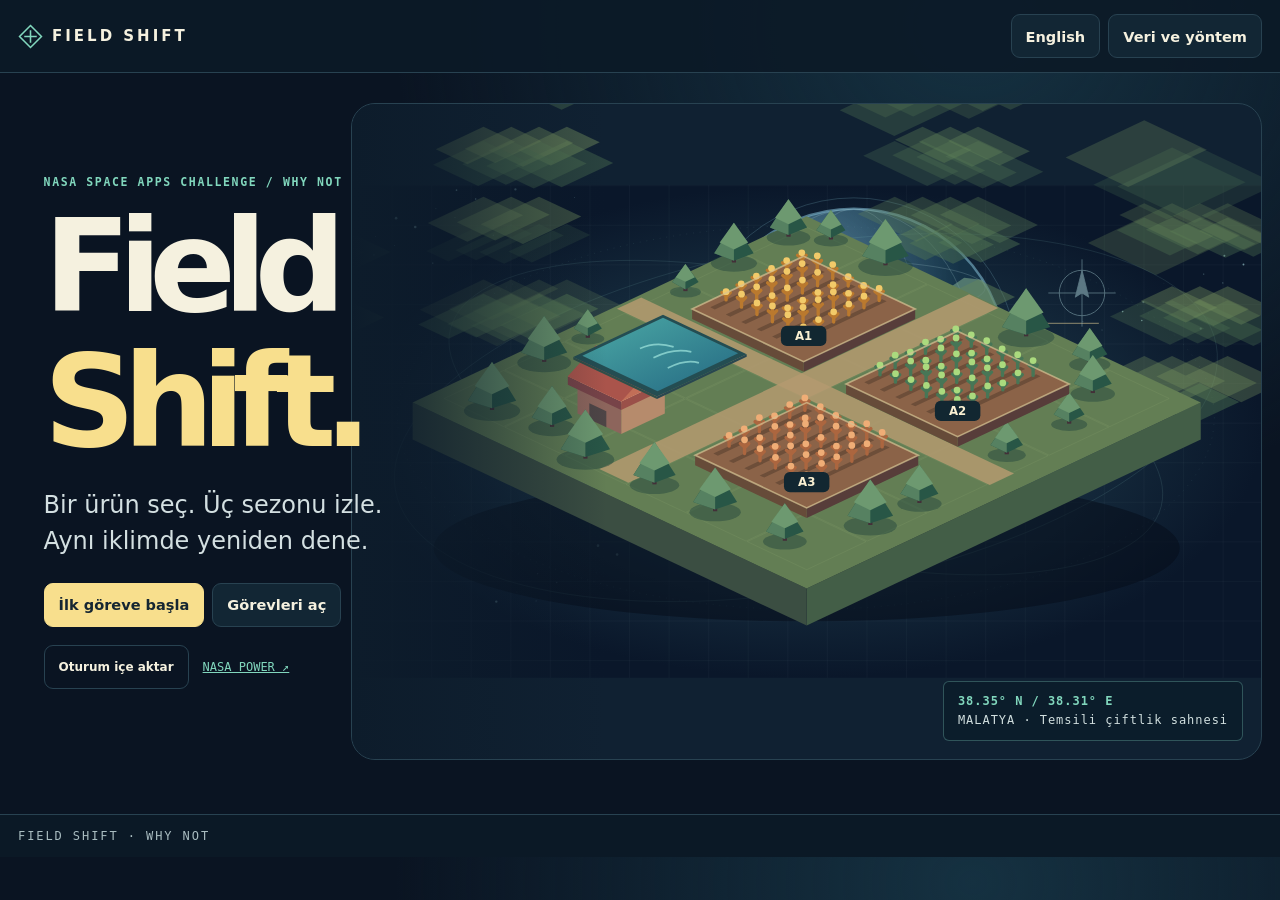
<file: index.html>
<!DOCTYPE html><html lang="tr"><head><meta charset="utf-8"><meta name="viewport" content="width=device-width,initial-scale=1"><title>Field Shift</title><link rel="stylesheet" href="style.css"></head><body><header><b class="brand"><svg width="25" height="25" viewBox="0 0 32 32" aria-hidden="true"><path d="M16 2 30 16 16 30 2 16Z M16 8v16M8 16h16" fill="none" stroke="currentColor" stroke-width="2"/></svg> FIELD SHIFT</b><nav id="nav"></nav></header><main id="app">Yükleniyor…</main><footer>FIELD SHIFT · WHY NOT</footer><script type="module" src="app.mjs"></script></body></html>
</file>
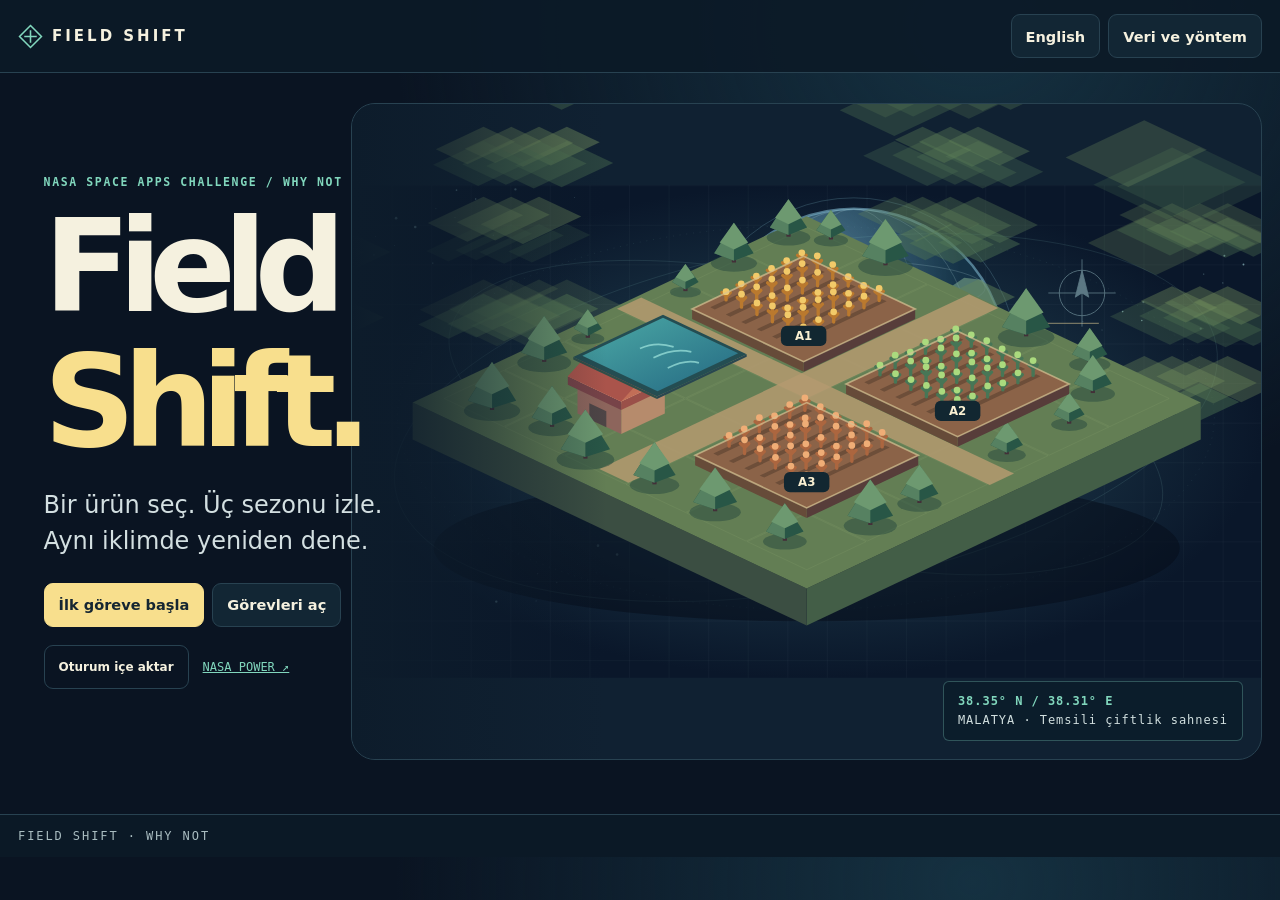
<file: Field-Shift.html>
<!DOCTYPE html><html lang="tr"><head><meta charset="utf-8"><meta name="viewport" content="width=device-width,initial-scale=1"><title>Field Shift</title><style>
*{box-sizing:border-box}
:root{color-scheme:dark;--ink:#f5f1df;--muted:#a9bcc0;--ink-deep:#152632;--base:#0a1422;--card:#102231;--line:#284251;--gold:#f8df8d;--mint:#81d7bd;--assure:#f5a889;--font:Inter,"Segoe UI",system-ui,sans-serif;--display:"Trebuchet MS",var(--font);--mono:"Cascadia Mono",Consolas,monospace}
body{margin:0;background:radial-gradient(ellipse at 76% 3%,#153141 0,transparent 42%),var(--base);color:var(--ink);font:16px/1.5 var(--font)}
header,footer{display:flex;justify-content:space-between;align-items:center;flex-wrap:wrap;gap:12px;padding:14px max(18px,calc((100% - 1250px)/2));border-bottom:1px solid var(--line);background:#0b1a27e8}footer{border-top:1px solid var(--line);border-bottom:0;font:12px var(--mono);letter-spacing:.16em;color:var(--muted)}
.brand{display:flex;align-items:center;gap:9px;font:800 15px var(--display);letter-spacing:.2em}.brand svg{color:var(--mint);margin:0}
main{width:min(1250px,calc(100% - 36px));margin:30px auto 54px;min-height:72vh}
h1,h2,h3,p{margin-top:0}h1,h2,h3{font-family:var(--display);line-height:1.05}h1{font-size:clamp(4.25rem,10vw,9.5rem);letter-spacing:-.10em;margin-bottom:18px}h1 i{color:var(--gold);font-style:normal;display:block}h2{font-size:clamp(2.3rem,6vw,4.55rem);letter-spacing:-.07em;margin-bottom:8px}h3{font-size:clamp(1.45rem,3vw,2.3rem);letter-spacing:-.05em;margin-bottom:11px}p{max-width:75ch}a{color:var(--mint)}small{color:var(--muted)}
button,select,.button{font:650 .91rem var(--font);min-height:44px;padding:8px 14px;border:1px solid var(--line);border-radius:9px;color:var(--ink);background:#122634;cursor:pointer;transition:background .18s,color .18s,transform .18s,border-color .18s}button:hover:not(:disabled),.button:hover{background:#1d3a49;border-color:#5a8d90}button:active:not(:disabled){transform:translateY(1px)}button:disabled{opacity:.56;cursor:default}button[aria-pressed=true]{background:#213d42;border-color:var(--mint);color:#b4f2dc}.primary,.primary:hover:not(:disabled){background:var(--gold);color:var(--ink-deep);border-color:var(--gold);font-weight:800}.primary:hover:not(:disabled){box-shadow:0 0 20px #f8df8d35}.button{display:inline-flex;align-items:center}.button input{width:1px;opacity:0;position:absolute}:focus-visible,.button:focus-within{outline:3px solid var(--mint);outline-offset:3px}
.actions,nav{display:flex;gap:8px;align-items:center;flex-wrap:wrap}.eyebrow{font:700 .72rem/1.4 var(--mono);letter-spacing:.14em;text-transform:uppercase;color:var(--mint);margin-bottom:10px}
.hero{isolation:isolate;position:relative;display:grid;grid-template-columns:minmax(270px,34%) 1fr;align-items:center;min-height:min(700px,73vh);gap:0}.hero-copy{z-index:2;padding:0 0 0 clamp(3px,2vw,32px)}.hero-lead{font-size:clamp(1.12rem,2vw,1.5rem);color:#d3dfe1;max-width:25ch;margin-bottom:24px}.hero-art{position:relative;align-self:stretch;min-width:0;display:flex;align-items:center;overflow:hidden;border-radius:24px;border:1px solid var(--line);margin-left:-11%;background:#102132}.hero-art .farm-world{height:100%;max-height:none;min-height:370px;object-fit:cover;animation:arrive 1.2s both;transform-origin:60% 52%}.hero-art::after{position:absolute;inset:0;content:"";pointer-events:none;background:linear-gradient(90deg,#0d1c2b 0,transparent 28%);z-index:1}.hero-links{display:flex;gap:14px;align-items:center;margin:18px 0 0;font:12px var(--mono)}.hero-links .button{background:transparent;font-size:12px}.orbit-label{position:absolute;z-index:2;right:18px;bottom:18px;background:#0b1d2bef;border:1px solid #64a39d6b;color:var(--mint);padding:10px 14px;border-radius:6px;display:grid;font:12px/1.6 var(--mono);letter-spacing:.08em}.orbit-label span{color:#d1dfdf}
.screen-heading{display:flex;justify-content:space-between;gap:12px;align-items:end;flex-wrap:wrap;margin-bottom:14px}.badge{display:inline-block;background:#3a3128;color:#ffdfa6;border:1px solid #705537;padding:7px 10px;border-radius:7px;font-size:.78rem;font-weight:650;margin:5px 0}
.cockpit{display:grid;grid-template-columns:minmax(0,1fr) minmax(260px,310px);gap:14px;align-items:stretch;animation:arrive .4s both}.world-shell,.flight-panel,.card{background:var(--card);border:1px solid var(--line);border-radius:14px;min-width:0}.world-shell{overflow:hidden}.world-top,.world-bottom{display:flex;justify-content:space-between;align-items:center;gap:8px;padding:10px 14px;background:#0f202e;min-height:58px}.world-top small,.world-bottom small{display:block;font:.68rem var(--mono)}.world-top b{display:block}.reservoir{min-width:110px;text-align:right;font:.73rem var(--mono);color:var(--muted)}.reservoir b{color:#abdff1;font-size:.9rem}.reservoir .bar{margin:4px 0 0;height:5px}.world-viewport{position:relative;background:#0a172a;aspect-ratio:1080/585;overflow:hidden;cursor:grab;touch-action:none;user-select:none}.world-viewport.dragging,.world-viewport.dragging *{cursor:grabbing!important}.world-viewport:focus-visible{outline-offset:-4px}.farm-world{display:block;width:100%;height:100%;overflow:hidden}.world-plot{cursor:pointer}.plot-outline{transition:stroke .18s,stroke-width .18s}.world-plot:hover .plot-outline{stroke:#fff0ab;stroke-width:5}.plot-tag{pointer-events:none}.plot-tabs,.farm-tabs,.camera-controls{display:flex;align-items:center;gap:6px;flex-wrap:wrap}.camera-controls{flex-wrap:nowrap}.camera-controls span{font:.75rem var(--mono);min-width:4ch;text-align:center;color:var(--muted)}.plot-tabs button,.farm-tabs button,.camera-controls button{padding:6px 9px}.camera-controls button{min-width:44px;font:700 1.1rem var(--mono)}.plot-tabs button{text-align:left}.plot-tabs small{margin-top:2px}
.flight-panel{padding:18px;display:flex;flex-direction:column;justify-content:center;min-height:100%}.flight-panel .primary{margin-top:auto;width:100%;min-height:48px}.field-caption{color:var(--muted);font-size:.89rem}.crop-deck{display:grid;grid-template-columns:1fr 1fr;gap:7px;margin-bottom:12px}.crop-card{display:grid;text-align:left;gap:2px;position:relative;overflow:hidden;min-height:79px;padding:11px 9px 8px}.crop-card small{font-size:.67rem}.crop-icon{width:34px;height:24px;display:flex;gap:4px;align-items:end;transform:rotate(-13deg);color:#ebc65d;margin-left:4px}.crop-icon i{height:88%;width:6px;background:currentColor;border-radius:10px 10px 2px 2px;position:relative}.crop-icon i:nth-child(2){height:100%}.crop-icon i:nth-child(3){height:65%}.crop-icon i::before{position:absolute;bottom:3px;left:-4px;content:"";width:8px;height:5px;border-radius:5px 0;background:currentColor;transform:rotate(35deg)}.barley .crop-icon{color:#e5a579}.chickpea .crop-icon{color:#a9d98e;transform:rotate(-23deg)}.lentil .crop-icon{color:#90dec2}.chickpea .crop-icon i,.lentil .crop-icon i{border-radius:55%}.crop-notes,#risks{font-size:.78rem;margin-bottom:8px;color:#ddd7b7}.crop-notes small{font-size:.7rem}#risks{color:var(--assure)}.mission-links{margin:12px 0}.month-track{display:grid;grid-template-columns:repeat(12,1fr);gap:3px;margin:4px 0 18px}.month-track i{height:5px;background:#254252;border-radius:9px}.month-track .revealed{background:#6dabc4}.month-track .current{background:var(--gold)}.weather-readings{display:grid;grid-template-columns:1fr 1fr;gap:10px;margin-bottom:12px}.weather-readings div,.field-reading{border:1px solid var(--line);border-radius:8px;background:#0d1d29;padding:9px}.weather-readings b{display:block;font:700 1.25rem var(--mono);color:#b3e6f4}.weather-readings em{font:normal .7rem var(--mono)}.field-reading small{display:block}.field-reading p{margin:7px 0 0;font-size:.83rem}.field-alert{color:var(--assure)}
.bar{background:#244251;height:8px;border-radius:8px;overflow:hidden;margin:7px 0}.bar i{display:block;height:100%;background:linear-gradient(90deg,#38aebd,#a4e4dd);transition:width .45s}.rain-lines{pointer-events:none;opacity:.55}.rain-lines path{animation:rain 1s linear infinite}.sprout{transform-box:fill-box;transform-origin:bottom center;animation:sway 2.9s ease-in-out alternate infinite}.world-plot:nth-child(even) .sprout{animation-duration:3.65s}.water-ring{animation:ripple 2.1s ease-in-out alternate infinite;transform-origin:center;transform-box:fill-box}
@keyframes rain{from{transform:translate(7px,-20px);opacity:.15}to{transform:translate(-8px,31px);opacity:1}}@keyframes sway{to{transform:skewX(9deg)}}@keyframes ripple{to{opacity:.25;transform:scaleX(1.12)}}@keyframes arrive{from{opacity:.72;transform:scale(1.015)}to{opacity:1;transform:scale(1)}}
.card{padding:16px;margin:12px 0}.grid{display:grid;grid-template-columns:repeat(auto-fit,minmax(min(100%,210px),1fr));gap:10px}.grid .card{margin:0}.planner{display:grid;grid-template-columns:minmax(75px,1fr) repeat(3,minmax(0,1fr));gap:6px;align-items:center}.planner select{width:100%;padding-inline:4px}.crop{display:block;height:9px;border-radius:5px;background:#8c6248}.grass{background:#c4a75e}.legume{background:#79b487}.metric{font:800 2rem var(--mono);color:var(--gold);display:block}.chart{display:flex;align-items:end;gap:5px;height:80px}.chart i{background:#51b6c5;width:8%;min-height:2px}.scroll{overflow:auto}table{border-collapse:collapse;width:100%}th,td{text-align:left;border-bottom:1px solid var(--line);padding:8px;vertical-align:top}fieldset label{display:block;padding:9px}pre{white-space:pre-wrap;overflow-wrap:anywhere}summary{cursor:pointer;font-weight:bold}.comparison-world{margin:15px 0}.comparison-world .world-shell{max-width:890px}.comparison-world .world-viewport{aspect-ratio:1080/485}.map-actions{margin:10px 0}.map-metrics{margin:9px 0;color:var(--muted)}
@media(max-width:850px){.cockpit{grid-template-columns:minmax(0,1fr) minmax(215px,255px)}.world-top,.world-bottom,.flight-panel{padding:9px}.world-viewport{aspect-ratio:1080/690}.hero-art{margin-left:-17%}}
@media(max-width:680px){main{width:calc(100% - 24px);margin-top:20px}.hero,.cockpit{grid-template-columns:1fr}.hero{gap:12px;min-height:0}.hero-art{margin-left:0}.hero-art::after{display:none}.hero-art .farm-world{min-height:0}.hero h1 i{display:inline}.hero h1{font-size:clamp(3.4rem,15vw,6rem)}.hero-lead{margin-bottom:13px}.world-viewport{aspect-ratio:1080/660}.world-top,.world-bottom{flex-wrap:wrap}.world-top{min-height:49px}.plot-tabs button,.camera-controls button{padding:5px 7px}.viewport{touch-action:none}.flight-panel{padding:12px}.crop-deck{grid-template-columns:repeat(4,minmax(0,1fr))}.crop-card{padding:6px;font-size:.77rem}.crop-card small{font-size:.60rem}.crop-icon{width:23px}.planner select{font-size:.74rem}.card{padding:10px}}
@media(prefers-reduced-motion:reduce){*,*::before,*::after{animation-duration:.01ms!important;transition-duration:.01ms!important}}
@media print{header,footer,button,.button,.camera-controls{display:none}body{background:white;color:black}main{width:100%}.world-shell,.card{break-inside:avoid}.card{background:white;color:black}.map-metrics,small{color:#303030}}

.survey-pulse{transform-origin:644px 187px;animation:survey 2s ease-out infinite}@keyframes survey{from{transform:scale(.5);opacity:1}to{transform:scale(1.8);opacity:0}}

.coaching{margin:24px 0}.coach-title{font-size:clamp(1.8rem,4vw,3rem)}.coach-years{margin:15px 0}.diagnosis{border-left:4px solid var(--assure);display:grid;grid-template-columns:minmax(160px,1fr) 2fr;gap:12px}.diagnosis p{margin-bottom:5px}.gap-bars{display:grid;grid-template-columns:repeat(12,minmax(0,1fr));gap:6px;margin:20px 0 12px;padding-bottom:4px}.gap-bin{position:relative;min-width:0;display:flex;align-items:center;justify-content:flex-end;flex-direction:column;gap:4px;height:132px;font:11px var(--mono);color:var(--muted)}.gap-bin i{width:min(100%,48px);height:calc(var(--h)*.70);border-radius:4px 4px 0 0;background:linear-gradient(#eea185,#9b564b)}.gap-bin span{border-top:1px solid var(--line);width:100%;text-align:center;padding-top:5px}.option-card{display:grid;gap:5px;align-content:start}.option-card strong{color:var(--mint);font:800 1.38rem var(--mono)}.option-card button{margin-top:6px}.climate-proof ul{padding-left:22px}.climate-proof li{margin:4px 0}@media(max-width:520px){.diagnosis{grid-template-columns:1fr}.gap-bars{gap:3px}.gap-bin small{display:none}}

.deficit-grid{width:100%;min-width:710px;font-size:.78rem;font-variant-numeric:tabular-nums;border-spacing:.24rem;border-collapse:separate;margin:0}
.deficit-grid caption{text-align:left;color:#a9bcc0;padding-bottom:.65rem}.deficit-grid th,.deficit-grid td{padding:.36rem .24rem;text-align:center;white-space:nowrap;border:0}
.deficit-grid th:first-child{position:sticky;left:0;background:#102231;z-index:1}.gap-level-0{background:#243543;color:#c7d4d9}.gap-level-1{background:#4e3e39;color:#fff}.gap-level-2{background:#754338;color:#fff}.gap-level-3{background:#a24f35;color:#fff}.gap-level-4{background:#efad81;color:#261a16}.gap-peak{outline:2px solid #ffd7a1;outline-offset:-2px}
.gap-key,.decision-key{display:flex;align-items:center;gap:.4rem;font-size:.72rem;color:#bacbcd;margin-top:.55rem}.gap-key i,.decision-key span::before{height:.75rem;width:.85rem;border-radius:2px;display:inline-block}.decision-key span::before{content:"";background:#8ba5ba;margin-right:.3rem}.decision-key span:last-child::before{background:#82d8bc}.decision-bars{display:grid;gap:.6rem}.decision-metric>div:first-child{display:flex;justify-content:space-between;gap:.45rem;font-size:.78rem}.decision-row{display:grid;grid-template-columns:minmax(25px,1fr) 6rem;align-items:center;gap:.4rem;min-height:1rem}.decision-row i{display:block;width:var(--bar);height:6px;border-radius:4px}.before-bar{background:#8ba5ba}.after-bar{background:#82d8bc}.decision-row small{text-align:right;font-variant-numeric:tabular-nums}.tradeoff-up{color:#ffc39d}.tradeoff-down{color:#82d8bc}

.goal-visual{display:grid;gap:.25rem}.goal-visual meter{display:block;width:100%;height:.65rem}.goal-visual meter::-webkit-meter-optimum-value{background:#82d8bc}

.strategy-graphs{grid-template-columns:repeat(2,minmax(0,1fr));margin:.65rem 0}.strategy-graph h3{font-size:1rem}.strategy-row{margin:.7rem 0}.strategy-row>div:first-child{display:flex;justify-content:space-between;gap:.5rem;font-size:.76rem}.strategy-row span{font-variant-numeric:tabular-nums;white-space:nowrap}.strategy-track{height:7px;background:#233742;border-radius:5px;margin-top:.2rem}.strategy-track i{display:block;height:100%;background:#83d9bb;border-radius:5px}.own-plan .strategy-track i{background:#ffd398}.strategy-table{min-width:680px;font-variant-numeric:tabular-nums}.strategy-table th:nth-child(2),.strategy-table td:nth-child(2){background:#ffd39816}.strategy-actions{margin-top:.75rem}@media(max-width:640px){.strategy-graphs{grid-template-columns:1fr}}

.plot-review-card h4{margin:.1rem 0}.plot-review-card dl{display:grid;grid-template-columns:minmax(0,1fr) auto;gap:.28rem .45rem;font-size:.76rem}.plot-review-card dd{margin:0;text-align:right;max-width:20ch}.plot-option{padding:.55rem 0;border-top:1px solid #324653;font-size:.8rem}.plot-option b{color:#82d8bc}

.cf-section{margin:1rem 0;background:#102231}.cf-group{margin-top:1.2rem}.cf-group>h4,.cf-card h4{margin:.25rem 0 .55rem}.cf-card{min-width:0}.cf-changes{display:grid;gap:.45rem;padding-bottom:.55rem}.cf-changes small,.cf-changes b{display:block}.cf-totals{border-top:1px solid #345060;padding-top:.55rem}.cf-metric{margin:.5rem 0}.cf-metric>div:first-child,.cf-values{display:flex;justify-content:space-between;gap:.35rem;font-size:.8rem}.cf-values{font-variant-numeric:tabular-nums}.cf-track{display:grid;gap:3px;margin:.25rem 0 .55rem}.cf-track i{height:5px;border-radius:3px;background:#8ba5ba}.cf-track i:last-child{background:#82d8bc}.cf-legend{display:flex;gap:1rem;font-size:.76rem}.cf-legend span::before{content:"";display:inline-block;width:.8rem;height:.55rem;background:#8ba5ba;margin-right:.3rem}.cf-legend span:last-child::before{background:#82d8bc}.is-gain{color:#82d8bc}.is-loss{color:#ffc39d}.cf-cards{grid-template-columns:repeat(3,minmax(0,1fr))}@media(max-width:790px){.cf-cards{grid-template-columns:1fr}}

</style></head><body><header><b class="brand"><svg width="25" height="25" viewBox="0 0 32 32" aria-hidden="true"><path d="M16 2 30 16 16 30 2 16Z M16 8v16M8 16h16" fill="none" stroke="currentColor" stroke-width="2"/></svg> FIELD SHIFT</b><nav id="nav"></nav></header><main id="app">Yükleniyor…</main><footer>FIELD SHIFT · WHY NOT</footer><script type="module">
globalThis.FIELD_SHIFT_CLIMATE=JSON.parse("[{\"year\":2016,\"periods\":[[[\"20150901\",0,23.59,33.25,13.54],[\"20150902\",0,26.25,34.84,15.78],[\"20150903\",0,27.55,36.33,19.82],[\"20150904\",1.11,26.45,35.01,19.65],[\"20150905\",0.62,26.26,34.36,17.31],[\"20150906\",0,27.09,34.78,18.14],[\"20150907\",0,26.53,33.73,19.86],[\"20150908\",0,27.21,35.49,18.18],[\"20150909\",0,26.99,35.18,17.95],[\"20150910\",0,28.31,35.17,20.94],[\"20150911\",0.1,28.03,35.54,21.02],[\"20150912\",0.05,27.78,35.29,19.84],[\"20150913\",0.06,26.26,35.42,18.96],[\"20150914\",0.03,25.03,34.34,16.54],[\"20150915\",0.38,24.41,33.28,16.24],[\"20150916\",0.19,23.02,31.3,15.76],[\"20150917\",0,22.52,32.22,13.24],[\"20150918\",0,24.32,33.38,13.9],[\"20150919\",0,26.49,33.6,19.55],[\"20150920\",0,26.33,33.11,20.74],[\"20150921\",0.09,24.1,31.52,17.04],[\"20150922\",0.25,22.78,30.02,15.45],[\"20150923\",0,23.33,31.32,16.26],[\"20150924\",0,22.61,31.48,13.71],[\"20150925\",0,23.19,31.43,15],[\"20150926\",0,23.19,30.85,14.14],[\"20150927\",0,23.88,31.31,15.63],[\"20150928\",0,24.09,30.88,16.09],[\"20150929\",0.15,23.09,29.24,17.67],[\"20150930\",0.16,20.57,26.08,16.02],[\"20151001\",3.17,20.57,28.1,13.21],[\"20151002\",12.59,14.5,16.46,12.47],[\"20151003\",0,18.43,25.33,11.45],[\"20151004\",0,17.8,25.54,10.85],[\"20151005\",0,18.5,25.24,10.98],[\"20151006\",0.58,18.74,26.39,14.62],[\"20151007\",3.88,13.91,16.29,9.74],[\"20151008\",0.22,15.27,20.14,8.81],[\"20151009\",0.21,15.13,21.59,9.8],[\"20151010\",0.09,13.83,20.77,7.43],[\"20151011\",0,16.55,24.95,8.65],[\"20151012\",0.16,17.6,24.69,12.34],[\"20151013\",0.23,16.42,21.75,12.2],[\"20151014\",0.02,15.77,23.52,9.84],[\"20151015\",0,15.33,22.17,8.66],[\"20151016\",0,15.16,23.76,8.42],[\"20151017\",0,14.69,21.72,7.21],[\"20151018\",0,17.36,25.5,10.55],[\"20151019\",0,17.98,25.97,11.28],[\"20151020\",0,17.68,24.62,12.5],[\"20151021\",0,16.95,23.69,10.76],[\"20151022\",0.86,16.84,23.47,11.66],[\"20151023\",2.68,16.06,21.71,12.05],[\"20151024\",3.76,15.24,20.68,11.83],[\"20151025\",6.91,13.42,16.75,10.89],[\"20151026\",6.85,11.81,14.64,9.51],[\"20151027\",2.05,11.43,17.48,6.56],[\"20151028\",0.24,10.4,15.83,5.52],[\"20151029\",1.47,10.85,17.12,4.87],[\"20151030\",0,10.89,18.24,4.67],[\"20151031\",0.02,8.86,16.36,3.05],[\"20151101\",0,6.67,16.21,0.61],[\"20151102\",0,6.57,15.65,-0.82],[\"20151103\",0,8.28,15.49,1.24],[\"20151104\",0,9.92,16.65,3.63],[\"20151105\",0.1,9.99,16.28,5.44],[\"20151106\",0,11.44,18.05,5.16],[\"20151107\",0,11.52,19.51,3.93],[\"20151108\",0,8.63,17.07,1.92],[\"20151109\",0.06,6.87,13.62,1.21],[\"20151110\",0.19,5.23,11.74,-0.33],[\"20151111\",0.26,5.77,13.9,-1.47],[\"20151112\",0.01,8.4,16.55,3.22],[\"20151113\",0,7.99,16.9,1.59],[\"20151114\",0,8.06,15.63,0.69],[\"20151115\",0,8.01,17.9,3.38],[\"20151116\",0.02,7.96,15.45,4.13],[\"20151117\",0.01,4.45,12.34,-2.65],[\"20151118\",0,2.94,11.81,-4.19],[\"20151119\",0,4.3,13.41,-2.23],[\"20151120\",0,5.83,12.64,-0.5],[\"20151121\",0,6.34,14.42,2.1],[\"20151122\",0,6.25,13.69,1.24],[\"20151123\",0,7.22,14.93,1.05],[\"20151124\",0,8.1,16.87,2.36],[\"20151125\",0,7.79,15.82,3.62],[\"20151126\",0.28,6.6,13.43,3.07],[\"20151127\",0.62,7.88,13.37,3.46],[\"20151128\",1.45,7.9,15.38,3.89],[\"20151129\",7.12,8.26,13.08,4.19],[\"20151130\",10.9,5.41,11.27,-0.44],[\"20151201\",0.03,1.67,8.54,-2.76],[\"20151202\",1.49,2.02,9.32,-4.21],[\"20151203\",0.05,-1.98,2.53,-4.57],[\"20151204\",0.01,-1.91,2.92,-4.64],[\"20151205\",0,-2.42,3.99,-5.35],[\"20151206\",0,-1.04,6.69,-5.06],[\"20151207\",0,1.08,8.65,-3.44],[\"20151208\",0,1.66,11.34,-2.57],[\"20151209\",0,2.77,10.02,-3.08],[\"20151210\",0,3.57,10.2,0.16],[\"20151211\",0,4.47,10.89,0.85],[\"20151212\",0,2.99,9.36,-0.76],[\"20151213\",0,1.93,8.36,-1.7],[\"20151214\",0,1.27,10.47,-3.12],[\"20151215\",0,0.67,8.22,-3.91],[\"20151216\",0,2.03,8.03,-2.16],[\"20151217\",0.33,2.21,7.21,-0.78],[\"20151218\",0,2.92,8.14,-0.84],[\"20151219\",0,2.38,8.77,-1.18],[\"20151220\",0,1.1,8.72,-3.28],[\"20151221\",0,1.01,8.47,-3.53],[\"20151222\",0,2.22,7.91,-2.21],[\"20151223\",0,1.25,10.21,-3.84],[\"20151224\",0,0.69,8.89,-4.23],[\"20151225\",0,3.21,11.25,-1.89],[\"20151226\",0,3.26,10.78,-2.04],[\"20151227\",0,2.94,10.47,-2.43],[\"20151228\",0,4.62,11.52,-0.91],[\"20151229\",0,1.71,7.07,-2.41],[\"20151230\",0.19,-0.63,4.96,-5.53],[\"20151231\",0.21,-3.47,0.6,-6.24],[\"20160101\",0.79,-4.5,-1.88,-7.8],[\"20160102\",0,-7.88,-3.2,-12.17],[\"20160103\",0,-7.01,-0.82,-13.09],[\"20160104\",5.57,-4.75,-1.77,-8.74],[\"20160105\",7.08,-1.6,2.39,-5.8],[\"20160106\",2.75,1.02,5.04,-2.16],[\"20160107\",10.87,0.75,3.57,-2.24],[\"20160108\",12.98,0.15,3.17,-5.25],[\"20160109\",0.01,-4.65,2.18,-9.7],[\"20160110\",0,-3.03,3.9,-9.73],[\"20160111\",0.27,-0.8,2.04,-3.27],[\"20160112\",0.01,-0.25,6.02,-5.1],[\"20160113\",0.49,1.61,6.99,-1.6],[\"20160114\",8.64,0.24,3.33,-4.22],[\"20160115\",0.03,-0.67,4.01,-4.93],[\"20160116\",0,0.1,6.36,-4.41],[\"20160117\",0.07,0.31,6.05,-3.07],[\"20160118\",4.05,1.32,6.47,-1.78],[\"20160119\",3.74,-0.91,4.22,-5.78],[\"20160120\",0.01,-2.37,2.02,-6.91],[\"20160121\",0.29,-0.17,4.73,-4.72],[\"20160122\",1.06,1.25,6.02,-1.25],[\"20160123\",6.54,0.34,5.49,-5.13],[\"20160124\",3.26,-4.69,-0.75,-7.35],[\"20160125\",0.06,-8.78,-4.8,-14.31],[\"20160126\",0,-10.34,-4.41,-15.11],[\"20160127\",0,-9.79,-3.01,-16.07],[\"20160128\",0.01,-5.83,1.19,-13.17],[\"20160129\",0.65,-1.1,5.24,-8.12],[\"20160130\",0.29,2.2,7.34,-3.11],[\"20160131\",0.08,2.65,8.29,-0.48],[\"20160201\",1.9,2.18,7.77,-0.65],[\"20160202\",3.25,-0.69,4.36,-5.62],[\"20160203\",0,0.97,7.34,-5.56],[\"20160204\",0,2.89,11.13,-1.79],[\"20160205\",0.04,2.08,8.85,-1.43],[\"20160206\",8.68,1.83,7.3,-1.68],[\"20160207\",3.63,-1.8,2.99,-6.88],[\"20160208\",0,-1.3,5.12,-7.42],[\"20160209\",0,-0.7,5.84,-5.74],[\"20160210\",0.01,0.64,6.96,-4.29],[\"20160211\",0.22,1.11,7.92,-3.52],[\"20160212\",0.18,3.88,10.72,0.19],[\"20160213\",1.01,5.31,12.3,1.23],[\"20160214\",0.2,5.2,11.54,0.86],[\"20160215\",0,6.5,14.26,-1.8],[\"20160216\",0,8.68,18.34,0.9],[\"20160217\",0,10.86,19.6,2.67],[\"20160218\",0,11.09,19.45,3.66],[\"20160219\",0.66,9.71,18.31,4.76],[\"20160220\",0.16,7.66,13.62,2.73],[\"20160221\",9.77,7.68,12.36,4.01],[\"20160222\",12.18,4.28,6.46,3.07],[\"20160223\",3.13,6.32,10.29,2.51],[\"20160224\",0,7.23,15.5,0.28],[\"20160225\",0.18,6.93,14.81,1.91],[\"20160226\",0.03,7.94,14.66,2.17],[\"20160227\",1.09,9.11,16.54,4.16],[\"20160228\",0.11,9.28,15.73,3.4],[\"20160229\",0,9.59,16.32,3.57],[\"20160301\",0,10.46,19.1,3.99],[\"20160302\",0,10.43,18.45,3.47],[\"20160303\",5.49,8.3,14.87,3.56],[\"20160304\",2.56,7.39,13.36,2.93],[\"20160305\",5.33,5.56,10.41,0.62],[\"20160306\",0.02,6.38,13.04,-1],[\"20160307\",0,8.02,15.01,1.35],[\"20160308\",0,9.1,16.41,2.51],[\"20160309\",0,9.9,17.83,3.31],[\"20160310\",1,10.4,17.4,4.67],[\"20160311\",2.67,8.74,14.75,1.67],[\"20160312\",0,9.16,15.73,1.35],[\"20160313\",0,9.94,17.65,3.66],[\"20160314\",5.88,7.73,12.55,4.02],[\"20160315\",0.42,4.16,10.97,-1.85],[\"20160316\",0.13,1.37,7.52,-5.52],[\"20160317\",0,0.3,7.95,-5.61],[\"20160318\",0,3.64,11.11,-3.75],[\"20160319\",1.69,5.92,13.15,-2.13],[\"20160320\",1,4.25,11.4,-3.42],[\"20160321\",0,3.62,10.79,-3.58],[\"20160322\",0,5.57,12.18,-2.8],[\"20160323\",0,9.81,19.35,1.02],[\"20160324\",0,11.1,18.15,4.32],[\"20160325\",0.04,9.29,16.47,3.79],[\"20160326\",0.6,8.84,15,3.78],[\"20160327\",1.12,8.64,14.81,3.17],[\"20160328\",3.35,5.43,10.53,-0.87],[\"20160329\",0.14,3.29,9.58,-2.33],[\"20160330\",0.06,5.21,12.74,-2.71],[\"20160331\",0.01,5.46,12.47,-0.79],[\"20160401\",0,10.16,17.83,-1.12],[\"20160402\",0.03,13.02,20.35,5.77],[\"20160403\",0,9.15,18.02,1.55],[\"20160404\",0,10.72,18.61,0.44],[\"20160405\",0,13.78,22.58,5.81],[\"20160406\",0.01,15.82,23.59,8.02],[\"20160407\",0.08,16.49,23.31,10.68],[\"20160408\",0,16.75,24,9.82],[\"20160409\",0.63,16.93,24.2,11.43],[\"20160410\",5.69,14.31,20.19,8.63],[\"20160411\",0.63,13.51,20.24,8.17],[\"20160412\",6.22,11.18,15.79,6.27],[\"20160413\",1.01,10.69,15.4,5.44],[\"20160414\",0.01,12.33,20.5,4.1],[\"20160415\",0.33,14.63,23.17,5.24],[\"20160416\",0,13.17,21.85,5.92],[\"20160417\",0,14.1,23.61,4.73],[\"20160418\",0,14.78,23.61,5.67],[\"20160419\",0,18.07,25.5,6.86],[\"20160420\",0,18.68,26.69,10.81],[\"20160421\",0.01,13.59,23.61,1.48],[\"20160422\",0,11.3,19.97,-0.89],[\"20160423\",0,16.12,24.76,6.94],[\"20160424\",0,16.92,24.89,11.14],[\"20160425\",0,16.3,24.46,8.28],[\"20160426\",1.4,15.38,24.78,7.53],[\"20160427\",0.31,16.93,25.58,8.58],[\"20160428\",0.01,14.79,22.64,6.56],[\"20160429\",0,14.17,22.3,4.6],[\"20160430\",0.38,15.18,22.06,9.25],[\"20160501\",0.04,15.31,21.51,9.21],[\"20160502\",0.07,17.51,25.65,7.56],[\"20160503\",0.12,17.97,25.52,12.04],[\"20160504\",1.46,14.81,21.77,8.31],[\"20160505\",1.69,13.47,20.34,7.58],[\"20160506\",3.69,10.35,14.38,5.84],[\"20160507\",3.08,11.44,15.54,5.81],[\"20160508\",0,14.57,21.24,5.75],[\"20160509\",0,17.17,23.46,7.45],[\"20160510\",0.24,17.75,24.99,10.24],[\"20160511\",0.2,16.52,24.16,8.48],[\"20160512\",0.16,18.9,26.42,9.43],[\"20160513\",1.79,20.51,28.07,13.33],[\"20160514\",0.39,21.42,29.53,13.2],[\"20160515\",0.15,21.62,29.24,15.33],[\"20160516\",0.01,20.55,28.59,12.74],[\"20160517\",0,20.56,30.08,12.07],[\"20160518\",3.27,18.53,28.31,9.61],[\"20160519\",1.61,15.12,22.35,8.65],[\"20160520\",0,15.95,24.16,7.21],[\"20160521\",0.01,18.45,25.96,8.56],[\"20160522\",0.38,21.59,29.4,12.85],[\"20160523\",0.89,19.68,27.47,12.88],[\"20160524\",0.32,15.92,22.26,9.52],[\"20160525\",0.12,17.99,27.34,8.54],[\"20160526\",3.34,17.28,23.79,11.83],[\"20160527\",9.07,16.61,21.92,11.44],[\"20160528\",5.94,14.41,18.49,9.37],[\"20160529\",6.35,13.84,19.17,8.77],[\"20160530\",0.42,16.12,22.8,7.78],[\"20160531\",0.79,18.18,25.33,9.77],[\"20160601\",0.15,19.68,28.06,11.08],[\"20160602\",0,20.47,28.91,10.88],[\"20160603\",1.21,22.22,30.52,13.38],[\"20160604\",0.04,21.94,30.89,13.86],[\"20160605\",1.87,20.6,29.05,12.86],[\"20160606\",0.72,20.55,28.06,11.61],[\"20160607\",3.9,17.42,23.9,10.88],[\"20160608\",0.57,17.18,24.21,9.71],[\"20160609\",2.28,15.88,21.9,9.36],[\"20160610\",0,17.32,25.41,8.23],[\"20160611\",0,18.27,26.15,10.28],[\"20160612\",0,20.42,28.63,9.99],[\"20160613\",0,22.87,31.11,13.46],[\"20160614\",0,24.54,31.88,16.82],[\"20160615\",0.33,23.55,30.18,15.23],[\"20160616\",0.01,20.5,27.57,14.31],[\"20160617\",0,20.78,28.55,14.01],[\"20160618\",0.14,22.31,29.27,14.1],[\"20160619\",0.15,23.08,29.89,15.07],[\"20160620\",0,24.76,32.38,16.12],[\"20160621\",0,25.36,33.44,16.87],[\"20160622\",0,26.55,34,16.56],[\"20160623\",0.17,28.53,36,20.5],[\"20160624\",0.41,26.83,35.25,18.78],[\"20160625\",0,26.67,34.56,17.76],[\"20160626\",0,28.98,37.36,18.44],[\"20160627\",0.25,30.36,38.98,21.37],[\"20160628\",0.21,28.36,36.42,19.69],[\"20160629\",0.55,27.97,35.6,19.61],[\"20160630\",2.03,26.01,34.77,18.1],[\"20160701\",0,24.4,31.78,17.06],[\"20160702\",0,24.88,32.59,17.8],[\"20160703\",0,25.66,33.99,16.94],[\"20160704\",0.01,25.54,34.45,16.99],[\"20160705\",0.96,23.97,31.28,17.3],[\"20160706\",3.35,23.67,31.11,16.69],[\"20160707\",5.15,25.6,33.63,16.88],[\"20160708\",0.68,23.17,30.38,15.37],[\"20160709\",0,22.36,31.04,13.92],[\"20160710\",0,22.35,31.94,13.17],[\"20160711\",0,20.62,29.02,12.73],[\"20160712\",0,23.05,32.56,12.26],[\"20160713\",0,27.12,35.26,15.44],[\"20160714\",0,28.94,36.5,20.57],[\"20160715\",0,29.47,37.48,20.73],[\"20160716\",0,29.12,38.06,20.49],[\"20160717\",0,30.31,39.45,19.73],[\"20160718\",0,32.1,40.19,22.09],[\"20160719\",0.03,30.03,38.53,22.01],[\"20160720\",0.01,29.19,38.5,20.52],[\"20160721\",0.08,27.98,38.14,18.19],[\"20160722\",0.02,27.13,35.24,19.16],[\"20160723\",0,26.65,35.88,17.94],[\"20160724\",0,23.67,34.15,14.94],[\"20160725\",0,23.91,33.73,13.65],[\"20160726\",0,25.81,35.68,15],[\"20160727\",0,26.08,35.91,16.19],[\"20160728\",0,25.27,35.08,15],[\"20160729\",0,25.63,34.94,15.51],[\"20160730\",0,26.7,35.39,17.05],[\"20160731\",0,25.9,34.81,16.04],[\"20160801\",0,26.42,35.55,16.55],[\"20160802\",0,27.46,36.73,17.81],[\"20160803\",0,27.94,37.94,17.23],[\"20160804\",0,28.93,38.09,18.26],[\"20160805\",0.02,29.19,37.93,19.84],[\"20160806\",0.1,29.17,37.41,20.47],[\"20160807\",0.02,28.53,36.34,20.99],[\"20160808\",0.04,27.57,35.69,18.86],[\"20160809\",0,28.81,36.43,19.28],[\"20160810\",0,30.2,38.95,20.72],[\"20160811\",0.01,29.46,37.58,20.87],[\"20160812\",0,28.97,37.34,19.31],[\"20160813\",0,29.61,37.55,20.44],[\"20160814\",0,28.25,35.73,20.32],[\"20160815\",0,27.26,35.38,19.47],[\"20160816\",0,28.3,37.02,19.29],[\"20160817\",0.01,26.71,34.65,19.18],[\"20160818\",0,26.67,34.59,18.85],[\"20160819\",0,29.01,37.21,18.27],[\"20160820\",0,31.16,39.45,23.88],[\"20160821\",0,30.87,39.83,22.07],[\"20160822\",0,28.68,37.61,20.19],[\"20160823\",0,28.3,37.92,18.04],[\"20160824\",0,29.54,38.66,18.89],[\"20160825\",0,30.62,38.81,22.86],[\"20160826\",0.01,29.08,38.49,20.23],[\"20160827\",0,27.17,37.9,17.95],[\"20160828\",0,26.38,37.68,16.97],[\"20160829\",0,26.76,37.92,16.97],[\"20160830\",0,28.19,38.34,19.19],[\"20160831\",0,26.99,36.43,18.34]],[[\"20160901\",0,23.11,31.54,15.8],[\"20160902\",0.12,21.83,30.87,13.8],[\"20160903\",0.46,23.77,32.37,13.27],[\"20160904\",0.53,22.33,28.66,16.3],[\"20160905\",0,23.06,30.68,14.55],[\"20160906\",0,22.78,30.59,15.06],[\"20160907\",0,21.79,30.53,13.86],[\"20160908\",0,21.49,30.51,11.67],[\"20160909\",0,22.94,33.15,13.01],[\"20160910\",0,23.05,32.55,13.49],[\"20160911\",0,24.52,33.31,14.9],[\"20160912\",0,25.4,33.05,17.23],[\"20160913\",0,24.69,32.95,17.3],[\"20160914\",0.15,23.16,30.14,15.54],[\"20160915\",1.09,22.53,29.08,15.47],[\"20160916\",1.33,19.35,26.28,12.98],[\"20160917\",0,17.26,26.33,10.16],[\"20160918\",0,18.86,27.6,9.28],[\"20160919\",0,20.91,29.03,12.08],[\"20160920\",0.02,21.96,29.51,14.21],[\"20160921\",2.97,20.05,26.46,15.5],[\"20160922\",3.19,19.32,25.38,13.31],[\"20160923\",0.95,15.73,23.05,7.99],[\"20160924\",0,11.94,19.7,6.1],[\"20160925\",0,13.02,20.39,4.8],[\"20160926\",0,15.99,24.53,6.75],[\"20160927\",0,16.03,24.65,7.12],[\"20160928\",0,13.56,21.23,7.62],[\"20160929\",0.01,13.09,21.5,6.25],[\"20160930\",0.01,12.95,21.11,6.18],[\"20161001\",0,15.25,24.36,4.23],[\"20161002\",0,18.6,27.3,11.95],[\"20161003\",0,19.36,26.88,10.89],[\"20161004\",0,20.21,27.63,13.58],[\"20161005\",0,20.08,29.04,12.58],[\"20161006\",0,19.82,27.95,13.07],[\"20161007\",0,19.76,28.28,12.67],[\"20161008\",0,18.82,28.03,12.04],[\"20161009\",0,19.08,26.91,12.14],[\"20161010\",0,18.18,25.97,9.54],[\"20161011\",0,18.39,26.08,10.8],[\"20161012\",0.86,19.38,27.28,11.58],[\"20161013\",0,19.94,28.07,13.73],[\"20161014\",0,16.38,24.53,7.77],[\"20161015\",0,11.31,19.62,4.94],[\"20161016\",0,13,22.01,3.03],[\"20161017\",0.02,15.45,25.38,7.79],[\"20161018\",0.16,13.77,21.84,5.67],[\"20161019\",0.09,14.22,20.75,6.73],[\"20161020\",0.04,13.22,22.36,6.13],[\"20161021\",0,13.47,21.84,4.32],[\"20161022\",0,15.2,23.27,8.44],[\"20161023\",0,15,22.71,6.72],[\"20161024\",0,13.62,21.42,7.8],[\"20161025\",0,11,19.46,4.77],[\"20161026\",0,9.2,17.96,2.61],[\"20161027\",0,11.68,20.35,2.97],[\"20161028\",1.28,13.15,18.22,7.61],[\"20161029\",0.13,12.72,21.05,5.84],[\"20161030\",1.18,12.12,20.03,6.57],[\"20161031\",3.99,10.23,18.33,4.12],[\"20161101\",4.34,4.99,11.38,0.12],[\"20161102\",0,3.52,9.38,-0.57],[\"20161103\",0,6.74,15.15,-0.12],[\"20161104\",0,8.13,15.58,0.86],[\"20161105\",0,9.12,16.68,2.3],[\"20161106\",0,9.99,17.02,2.53],[\"20161107\",0,10.94,18.61,4.61],[\"20161108\",0,12.04,19.67,5.03],[\"20161109\",0,13.12,21.57,8.16],[\"20161110\",0.01,12.05,19.91,7.38],[\"20161111\",0.99,11.04,19.22,5.37],[\"20161112\",0,11.89,17.69,5.11],[\"20161113\",0,12.26,17.69,9.02],[\"20161114\",0,12.18,19.42,5.98],[\"20161115\",0.03,11.64,18.58,8.13],[\"20161116\",7.36,6,13.04,-0.65],[\"20161117\",3.57,0.89,8.08,-4.47],[\"20161118\",1.78,1.03,7.92,-5.49],[\"20161119\",0,4.67,12.26,-1.68],[\"20161120\",0,5.41,12.15,1.17],[\"20161121\",0,5.55,12.42,0.72],[\"20161122\",0,3.75,9.98,0.27],[\"20161123\",0,5.62,12.54,0.86],[\"20161124\",0,5.39,11.74,1.16],[\"20161125\",0,5.07,13.01,0.3],[\"20161126\",0,4.4,11.24,0.02],[\"20161127\",0,3.17,11.47,-0.73],[\"20161128\",0,2.65,11.17,-0.7],[\"20161129\",0.25,2.62,9.09,-0.63],[\"20161130\",5.76,0.82,4.8,-1.48],[\"20161201\",12.68,0.38,3.44,-1.71],[\"20161202\",3.24,-2.04,2.39,-7.84],[\"20161203\",0.01,-1.07,5.14,-7.9],[\"20161204\",0.12,1.5,7.24,-3.45],[\"20161205\",0.05,-0.66,6.97,-6.77],[\"20161206\",0,-1.84,3.84,-7.26],[\"20161207\",0,-1.15,5.94,-4.8],[\"20161208\",0,-3.72,0.58,-5.97],[\"20161209\",0.01,-1.48,6.23,-8.25],[\"20161210\",0.22,0.39,8.84,-3.43],[\"20161211\",0.01,1.34,8.34,-3.26],[\"20161212\",1.1,1.78,8.22,-1.11],[\"20161213\",19.53,0.71,4.45,-1.81],[\"20161214\",3.54,-6.22,-1.75,-10.13],[\"20161215\",0,-8.93,-2.23,-14.56],[\"20161216\",0.01,-6.66,-1.71,-11.12],[\"20161217\",0,-8.96,-0.94,-13.89],[\"20161218\",0,-10.67,-3.18,-15.34],[\"20161219\",0,-10.42,-1.91,-16.04],[\"20161220\",0,-7.75,-0.6,-15.28],[\"20161221\",2.72,-7.35,-4.18,-9.83],[\"20161222\",0.8,-5.11,0.56,-8.46],[\"20161223\",0.01,-4.63,1.28,-9],[\"20161224\",0.22,-1.65,2.75,-5.67],[\"20161225\",0.73,-0.36,3.28,-2.97],[\"20161226\",2.27,-1.82,3.44,-6.11],[\"20161227\",4.53,-0.28,2.91,-2.76],[\"20161228\",0.19,-0.96,4.46,-5.73],[\"20161229\",0.68,-0.55,3.76,-3.35],[\"20161230\",0.23,0.02,4.9,-3.12],[\"20161231\",0.33,-0.22,5.33,-4.45],[\"20170101\",0.01,-2.47,3.16,-7.67],[\"20170102\",0.26,-2.71,3.6,-9.44],[\"20170103\",0.83,-0.51,3.34,-4.31],[\"20170104\",0.03,-3.06,3.54,-8.38],[\"20170105\",0.65,-1.31,3.91,-5.81],[\"20170106\",0.22,-0.07,5.54,-3.29],[\"20170107\",0.12,0.27,5.88,-3.52],[\"20170108\",3.03,0.59,5.16,-2.19],[\"20170109\",5.21,-1.61,2.63,-5.68],[\"20170110\",0.02,-3.45,2.62,-7.96],[\"20170111\",0,-0.92,5.03,-6.38],[\"20170112\",0.48,-1.48,4.69,-7.35],[\"20170113\",0.67,-3.25,2.05,-8.97],[\"20170114\",0,-2.7,4.1,-10.19],[\"20170115\",0,-0.24,4.83,-3.79],[\"20170116\",0,0.14,5.91,-5.05],[\"20170117\",0,1.41,6.27,-1.32],[\"20170118\",0,2.08,8,-1.96],[\"20170119\",0,0.75,7.07,-2.97],[\"20170120\",0,-0.33,6.13,-4.09],[\"20170121\",0,-2.68,3.25,-7.09],[\"20170122\",0,-3.45,3.72,-9.4],[\"20170123\",0,-2.09,3.17,-8.86],[\"20170124\",0.27,0.03,6.64,-4.21],[\"20170125\",0.97,0.31,5.48,-2.39],[\"20170126\",3,0.87,6.28,-3.85],[\"20170127\",0.6,-3.71,-0.65,-6.72],[\"20170128\",0.01,-6.04,-0.95,-10.37],[\"20170129\",0,-5.9,0.1,-11.61],[\"20170130\",0.32,-4.89,1.35,-10.95],[\"20170131\",0.52,-6.65,-4.51,-7.9],[\"20170201\",0.03,-6.92,-1.46,-11.25],[\"20170202\",0,-5.16,3.58,-12.09],[\"20170203\",0,-0.77,6.83,-9.32],[\"20170204\",0,0.51,7.73,-4.34],[\"20170205\",0.09,0.86,5.44,-1.78],[\"20170206\",0.08,2.39,8.74,-1.47],[\"20170207\",0,3.35,11.02,-0.71],[\"20170208\",0,3.23,9.81,-1.74],[\"20170209\",0,2.98,7.7,-0.07],[\"20170210\",0,3.56,9.05,-1.01],[\"20170211\",0,2.23,8.71,-2.98],[\"20170212\",0,-0.8,3.47,-3.79],[\"20170213\",0,-2.26,4.4,-5.98],[\"20170214\",0,-2.86,2.45,-6.4],[\"20170215\",0,-3.19,1.69,-7.23],[\"20170216\",0,-3.67,1.03,-8.28],[\"20170217\",0,-4.19,1.95,-9.33],[\"20170218\",0,-0.39,8.2,-7.08],[\"20170219\",0,2.46,8.29,-2.09],[\"20170220\",0,3.52,11.68,-1.05],[\"20170221\",0,4.1,10.53,-1.23],[\"20170222\",0.25,4.45,10.62,-0.31],[\"20170223\",0.01,4.49,11.98,-0.31],[\"20170224\",0,5.82,14.07,1.42],[\"20170225\",0,5.9,14.24,0.71],[\"20170226\",0,8.27,14.93,1.19],[\"20170227\",0,7.84,16.06,1.11],[\"20170228\",0,8.86,16.9,3.57],[\"20170301\",0,8.81,15.24,3.65],[\"20170302\",0.21,7.64,13.64,3.67],[\"20170303\",3.38,6.39,11.74,2.2],[\"20170304\",3.8,4.89,11.94,-1.76],[\"20170305\",0.63,6.55,14.5,-2.96],[\"20170306\",0,8.54,16.19,2.67],[\"20170307\",0.01,8.16,15.19,2.72],[\"20170308\",0,8.88,16.5,2.71],[\"20170309\",0,9.47,16.65,4.21],[\"20170310\",1.52,8.94,15.24,3.48],[\"20170311\",6.86,6.04,11.33,3.05],[\"20170312\",13.79,6.22,12.25,1.36],[\"20170313\",10.09,5.81,10.88,1.47],[\"20170314\",3.21,4.36,10.93,-1.35],[\"20170315\",0.08,2.91,8.36,-2.4],[\"20170316\",0.01,3.12,9.98,-3.47],[\"20170317\",3.23,3.55,8.76,-0.72],[\"20170318\",5.43,1.8,7.67,-4.23],[\"20170319\",0.01,4.8,13.34,-4.39],[\"20170320\",0.48,4.07,10.08,-0.95],[\"20170321\",0.59,4.34,10.28,-0.55],[\"20170322\",0.59,4.58,11.74,-1.99],[\"20170323\",0,4.66,12.87,-2.63],[\"20170324\",0,6.49,15.29,-3.09],[\"20170325\",0,8.87,18.03,-0.94],[\"20170326\",0,10.11,18.79,2.88],[\"20170327\",0.09,8.98,16.24,2.55],[\"20170328\",0.05,7.46,14.74,0.68],[\"20170329\",0,8.76,16.27,-1.06],[\"20170330\",1.83,10.89,17.81,4.99],[\"20170331\",6.02,10.01,15.74,5.93],[\"20170401\",2.55,8.7,13.46,5.13],[\"20170402\",1.84,8.24,16.43,-0.14],[\"20170403\",0.02,7.83,15.74,-2.12],[\"20170404\",0,10.1,18.66,-0.19],[\"20170405\",0,11.49,19.5,6.12],[\"20170406\",1.22,10.72,17.66,5.33],[\"20170407\",0.88,11.22,16.13,6.11],[\"20170408\",7.26,8.99,14.58,3.92],[\"20170409\",3.14,3.12,8.48,-2.27],[\"20170410\",0.24,4.58,11.62,-3.51],[\"20170411\",0.2,6.24,13.92,-2.62],[\"20170412\",0.75,9.34,18.06,1.12],[\"20170413\",13.98,8.27,11.73,4.77],[\"20170414\",8.4,11.33,15.33,6.65],[\"20170415\",1.62,10.75,16.41,4.95],[\"20170416\",0,11.5,19.02,3.59],[\"20170417\",0.58,11.91,18.25,7.1],[\"20170418\",8.03,11.05,16.88,4.42],[\"20170419\",0,11.56,19.48,3.52],[\"20170420\",0,12.6,19.76,6.35],[\"20170421\",0,14.2,21.43,6.6],[\"20170422\",0,15.79,24.58,9.14],[\"20170423\",0,12.63,20.17,2.13],[\"20170424\",0,8.07,16.62,0.67],[\"20170425\",0,8,16.87,-0.09],[\"20170426\",0,12.4,20.15,0.79],[\"20170427\",0.02,15.44,22.27,7.71],[\"20170428\",0.47,16.07,22.64,9.79],[\"20170429\",0,16.83,23.47,9.14],[\"20170430\",0,17.56,25.22,10.34],[\"20170501\",0.03,18.38,25.58,13.16],[\"20170502\",5.9,14.31,17.91,9.38],[\"20170503\",3.95,11.87,16.84,8.27],[\"20170504\",1.13,15.04,20.45,8.16],[\"20170505\",0.87,16.31,22.77,9.52],[\"20170506\",0.31,16.17,24.25,8.25],[\"20170507\",8.73,12.03,17.47,6.9],[\"20170508\",0.29,15.24,22.24,6],[\"20170509\",0.03,17.72,24.24,9.65],[\"20170510\",0.22,19.52,27.35,11.78],[\"20170511\",0.03,16.3,23.69,7.45],[\"20170512\",0,15.42,24.51,5.4],[\"20170513\",0,20.3,28.15,8.53],[\"20170514\",0,22.35,30.85,13.78],[\"20170515\",0.01,17.61,25.43,9.48],[\"20170516\",0,15.22,23,8.05],[\"20170517\",0.22,17.36,24.68,6.64],[\"20170518\",0.17,18.37,26.55,11.76],[\"20170519\",2.65,18.95,26.48,11],[\"20170520\",1.74,13.57,18.44,6.87],[\"20170521\",0.01,14.47,22.42,5.56],[\"20170522\",1.72,15.09,22.41,8.05],[\"20170523\",16.17,12.47,16.91,5.67],[\"20170524\",0,13.12,20.93,4.31],[\"20170525\",0,16.98,24.23,7.28],[\"20170526\",1.93,18.05,23.61,11.88],[\"20170527\",0.33,17.49,24.9,9.88],[\"20170528\",0.73,18.17,25.39,9.01],[\"20170529\",0,19.83,28.74,11.07],[\"20170530\",0,19.19,27.72,10.65],[\"20170531\",0.37,17.66,25.01,10.39],[\"20170601\",0.15,16.41,23.2,9.97],[\"20170602\",0,17.77,25.62,8.71],[\"20170603\",0,20.26,27.72,9.85],[\"20170604\",0.02,23.61,30.55,12.63],[\"20170605\",0.01,25.28,32.67,18.03],[\"20170606\",0.01,23.9,32.48,14.87],[\"20170607\",0,21.66,29.97,13.37],[\"20170608\",0,23.53,31.65,13.16],[\"20170609\",0,25.5,34.44,17.01],[\"20170610\",0.72,22.37,30.61,13.33],[\"20170611\",0,20.75,28.82,12.06],[\"20170612\",0,21.75,30.02,12.96],[\"20170613\",0,23.61,32.46,13.87],[\"20170614\",0.45,20.81,27.21,13.61],[\"20170615\",0,20.03,27.63,11.86],[\"20170616\",0,20.17,28.2,11.61],[\"20170617\",0,20.75,28.51,9.81],[\"20170618\",0.04,23.92,32.26,14.26],[\"20170619\",0.86,23.39,32.83,15.5],[\"20170620\",0.17,19.98,27.48,12.62],[\"20170621\",0.1,19.37,26.9,11.17],[\"20170622\",0,20.09,28.23,12],[\"20170623\",0,21.47,29.98,12.14],[\"20170624\",0,23.67,32.36,13.1],[\"20170625\",0,24.96,33.44,15.29],[\"20170626\",0,27.77,36.63,15.38],[\"20170627\",0,28.4,38.02,17.73],[\"20170628\",0,29,38.25,18.73],[\"20170629\",0,27.91,36.2,19.15],[\"20170630\",0,25.66,34.93,17.28],[\"20170701\",0,27.46,36.74,16.38],[\"20170702\",0,30.23,37.7,19.69],[\"20170703\",0,31.88,39.77,23.23],[\"20170704\",0,31.72,40.97,20.83],[\"20170705\",0,27.66,36.6,18.87],[\"20170706\",0,27.97,37.07,18.63],[\"20170707\",0,23.45,31.95,14.67],[\"20170708\",0,23.04,32.42,13.11],[\"20170709\",0,24.53,34.85,13.85],[\"20170710\",0,25.77,35.81,15.06],[\"20170711\",0,26.47,36.74,15.2],[\"20170712\",0,26.71,37.29,15.39],[\"20170713\",0,26.05,36.28,15.37],[\"20170714\",0,26.41,36.01,15.71],[\"20170715\",0,27.48,36.59,16.55],[\"20170716\",0,29.5,38.72,18.81],[\"20170717\",0,30.85,39.6,21.89],[\"20170718\",0,30.01,40.15,20.6],[\"20170719\",0,29.71,38.62,19.41],[\"20170720\",0,28.86,37.43,20.33],[\"20170721\",0,29.2,38.26,19.64],[\"20170722\",0,29.6,39.53,19.49],[\"20170723\",0,26.78,35.11,18.52],[\"20170724\",0,26.44,35.29,16.92],[\"20170725\",0,25.64,33.81,16.9],[\"20170726\",0,28.79,36.9,17.39],[\"20170727\",0,30.8,39.21,22.63],[\"20170728\",0,28.62,38.68,18.81],[\"20170729\",0,26.92,35.39,17.03],[\"20170730\",0,27.28,36.54,17.97],[\"20170731\",0,28.65,38.13,17.64],[\"20170801\",0,30.64,39.97,18.75],[\"20170802\",0,31.2,40.06,20.46],[\"20170803\",0,31.04,39.77,23.39],[\"20170804\",0,28.79,37.45,20.41],[\"20170805\",0.02,28.24,37.26,19.39],[\"20170806\",0,28.91,37.78,19.87],[\"20170807\",0,29.41,37.94,21.38],[\"20170808\",0,30.58,39.51,20.54],[\"20170809\",0,30.92,40.52,20.64],[\"20170810\",0,30.83,40.03,20.57],[\"20170811\",0,30.58,39.26,21.27],[\"20170812\",0,29.76,37.96,22.73],[\"20170813\",0,30.07,36.86,19.88],[\"20170814\",0,30.15,37.72,21.13],[\"20170815\",0,29.08,37.58,19.29],[\"20170816\",0.15,28.18,36.46,21.18],[\"20170817\",0.01,28.58,36.35,20.45],[\"20170818\",0.01,28.85,37.2,20.36],[\"20170819\",0.03,28.39,36.03,21.11],[\"20170820\",0,29.09,37.01,22.53],[\"20170821\",0,27.99,37.1,19.86],[\"20170822\",0,27.53,35.04,18.34],[\"20170823\",0,26.86,34.73,19.08],[\"20170824\",0,26.99,34.95,18.13],[\"20170825\",0,26.49,35.34,17.74],[\"20170826\",0,25.97,35.37,17.65],[\"20170827\",0,26.23,35.39,15.73],[\"20170828\",0,26.49,36.19,16.8],[\"20170829\",0.01,26.63,33.84,17.93],[\"20170830\",0.1,26.05,33.46,18.01],[\"20170831\",0,25.66,34.14,17.55]],[[\"20170901\",0,24.32,32.86,15.85],[\"20170902\",0,24.25,33.57,15.5],[\"20170903\",0,26.36,34.44,15.33],[\"20170904\",0,28.37,36.68,20.28],[\"20170905\",0,27.45,37.18,17.91],[\"20170906\",0.08,25.58,34.87,17.54],[\"20170907\",0.02,20.2,27.77,14.25],[\"20170908\",0,23.32,31.85,12.72],[\"20170909\",0,25.94,36.21,17.05],[\"20170910\",0,25.2,35.55,14.6],[\"20170911\",0,25.54,34.3,16.51],[\"20170912\",0,26.38,34.37,17.15],[\"20170913\",0,27.12,35.21,17.39],[\"20170914\",0,27.44,35.3,18.24],[\"20170915\",0,28.82,35.94,21.09],[\"20170916\",0,28.25,36.3,20.1],[\"20170917\",0,28.5,36.24,21.37],[\"20170918\",0,28.88,37,21.17],[\"20170919\",0,27.67,35.35,21.51],[\"20170920\",0,26.84,35.08,20.02],[\"20170921\",0,26.12,33.24,20.16],[\"20170922\",0,24.81,34.09,16.57],[\"20170923\",0,22.13,30.31,14.03],[\"20170924\",0,22.03,29.49,13.42],[\"20170925\",0,23.42,31.23,15.55],[\"20170926\",0,22.74,30.86,15.74],[\"20170927\",0.01,20.87,29.23,13.97],[\"20170928\",0,18.92,26.89,12.11],[\"20170929\",0,19.51,26.91,10.65],[\"20170930\",1.75,19.45,27.94,11.71],[\"20171001\",0.23,19.34,25.32,12.28],[\"20171002\",0.78,16.87,23.99,9.36],[\"20171003\",0.01,12.77,21.2,5.38],[\"20171004\",0,11.76,21.01,3.4],[\"20171005\",0,13.3,20.23,5.35],[\"20171006\",0,14.95,23.82,7.07],[\"20171007\",0,16.79,24.51,11.3],[\"20171008\",0,17.64,24.94,11.9],[\"20171009\",2.09,17.55,24.71,12.17],[\"20171010\",3.35,14.6,21.24,7.89],[\"20171011\",0,12.26,20.06,5.72],[\"20171012\",0,12.24,20.46,5.21],[\"20171013\",0,13.03,20.31,4.53],[\"20171014\",0,13.36,22.63,5.87],[\"20171015\",0,11.19,19.71,4.56],[\"20171016\",0.09,11.04,19.73,3.75],[\"20171017\",0,10.18,19.64,2.49],[\"20171018\",0,12.23,21.18,3.85],[\"20171019\",0,13.92,21.56,5.79],[\"20171020\",0,15.43,23.09,8.92],[\"20171021\",0,14.03,23.14,7.32],[\"20171022\",0,14.03,22.45,6.12],[\"20171023\",0,14.46,23.43,7.17],[\"20171024\",0,15.18,22.89,10],[\"20171025\",0,15.67,23.74,9.63],[\"20171026\",0,13.84,23.15,7.37],[\"20171027\",0,13.45,22.27,6.15],[\"20171028\",0.97,11.58,19.38,7.07],[\"20171029\",3.93,11.83,17.21,6.88],[\"20171030\",3.4,11.74,17.66,6.43],[\"20171031\",0.22,8.36,15.45,1.42],[\"20171101\",0,5.62,15.05,-0.61],[\"20171102\",0,6.16,14.64,-2.24],[\"20171103\",0,7.78,15.34,1.1],[\"20171104\",0.04,9.58,16.83,2.98],[\"20171105\",5.91,10.47,15.93,7],[\"20171106\",1.15,9.26,14.78,4.79],[\"20171107\",0,9.82,16.21,4.86],[\"20171108\",0.01,10.93,17.91,5.32],[\"20171109\",0.01,9.06,16.45,3.14],[\"20171110\",0,8.71,15.31,1.57],[\"20171111\",0,9.39,16.64,3.28],[\"20171112\",0,8.4,16.3,1.81],[\"20171113\",0,10.03,18.06,4.1],[\"20171114\",0.01,10.7,18.56,6.33],[\"20171115\",0,10.46,17.74,4.16],[\"20171116\",0,10.61,17.71,4.45],[\"20171117\",0,9.9,17.48,4.49],[\"20171118\",0,9.65,17.98,4.18],[\"20171119\",0.53,6.07,10.07,2.89],[\"20171120\",4.21,6.86,13.35,2.65],[\"20171121\",11.56,5.32,11.55,1.04],[\"20171122\",0.05,0.66,6.52,-4.72],[\"20171123\",0.34,1.43,7.7,-4.23],[\"20171124\",0.18,1.2,7.34,-2.18],[\"20171125\",0,2.56,8.57,-0.98],[\"20171126\",0,2.92,9.89,-2.1],[\"20171127\",0.02,3.39,12.05,-2.75],[\"20171128\",3.81,3.9,9.45,0.23],[\"20171129\",7.29,3.69,8.93,0.76],[\"20171130\",0,3.58,10.28,-2.58],[\"20171201\",0,3.45,10.69,-2.9],[\"20171202\",0,5.86,14.64,1.02],[\"20171203\",0,7.54,14.28,2.42],[\"20171204\",0,8.1,17.07,4.05],[\"20171205\",2.23,5.91,12.75,0.47],[\"20171206\",0.24,1.14,4.95,-3],[\"20171207\",0,-1.48,4.51,-4.64],[\"20171208\",0,1.7,7.92,-3.36],[\"20171209\",0,2.31,9.32,-1.27],[\"20171210\",0,1.64,8.54,-1.53],[\"20171211\",0,4.07,10.95,-1.3],[\"20171212\",0,4.28,10.05,0.32],[\"20171213\",0,5.08,13.52,0.91],[\"20171214\",0,6.35,13.03,2.07],[\"20171215\",0,6.17,12.38,1.25],[\"20171216\",0.05,5.42,12.55,0.52],[\"20171217\",0.35,5.32,11.46,2.23],[\"20171218\",0.17,4.57,12.29,1.26],[\"20171219\",1.12,4.56,11.23,1.32],[\"20171220\",5.57,5.37,10.75,1.44],[\"20171221\",0.23,4.61,10.11,1.63],[\"20171222\",0.8,5.07,11.43,1.34],[\"20171223\",2.63,6.15,10.32,2.95],[\"20171224\",2.62,4.6,11.54,-2.45],[\"20171225\",0,0.43,8.48,-3.83],[\"20171226\",0,2.5,9.21,-3.88],[\"20171227\",0,2.76,10.41,-2.19],[\"20171228\",0,3.68,10.13,0.4],[\"20171229\",0.01,4.24,11.59,0.91],[\"20171230\",0.31,3.85,9.49,0.91],[\"20171231\",0.11,3.83,10.19,0.05],[\"20180101\",0.46,2.94,8.68,-1.29],[\"20180102\",0,2,7.75,-2.25],[\"20180103\",1.14,2.47,9.04,-0.82],[\"20180104\",2.61,1.6,6.51,-1.57],[\"20180105\",0.9,1.81,6.53,-1.89],[\"20180106\",0.04,2.52,8.67,-1.91],[\"20180107\",0,3.19,10.2,-3.18],[\"20180108\",0,2.21,10.73,-2.65],[\"20180109\",0,1.57,10.65,-2.81],[\"20180110\",0,2.54,7.91,-2.4],[\"20180111\",0.04,2.39,6.79,-0.94],[\"20180112\",0.28,2.66,9.1,-1.55],[\"20180113\",0.07,3.53,10.57,-0.86],[\"20180114\",0.54,1.34,5.32,-1.13],[\"20180115\",0.04,1.4,7.98,-3.07],[\"20180116\",0.04,1.14,7.04,-3.81],[\"20180117\",2.88,0.14,4.24,-2.67],[\"20180118\",33.19,2.55,6.6,-2.34],[\"20180119\",12.02,-1.06,1.51,-9.16],[\"20180120\",0,-4.78,1.52,-12.17],[\"20180121\",0,-1.88,3.2,-6.66],[\"20180122\",0.19,-0.31,4.19,-3.08],[\"20180123\",1.69,-0.51,3.22,-3.58],[\"20180124\",3.42,0.02,4.47,-3.48],[\"20180125\",11.86,-1.28,1.68,-3.19],[\"20180126\",8.62,0.31,3.28,-2.76],[\"20180127\",0.09,-2.28,3.94,-7.28],[\"20180128\",0,-3,4.38,-8.24],[\"20180129\",0,-2.64,3.95,-7.44],[\"20180130\",0,-0.96,4.74,-5.03],[\"20180131\",0,0.04,6.78,-4.01],[\"20180201\",0,-0.15,7.11,-4.48],[\"20180202\",0,1.45,7.98,-3.16],[\"20180203\",0,3.56,10.38,0.39],[\"20180204\",0,4.93,12.12,1.63],[\"20180205\",0,5.94,14.41,1.53],[\"20180206\",0,5.8,12.43,1.26],[\"20180207\",0,5.31,11.62,0.68],[\"20180208\",0,6.35,14.34,1.26],[\"20180209\",0,6.14,12.62,-0.09],[\"20180210\",0.13,6.34,11.22,2.91],[\"20180211\",0.01,6.78,14.19,2.23],[\"20180212\",0.09,6.02,11.27,2.66],[\"20180213\",0.17,2.83,6.74,-1.39],[\"20180214\",0,3.92,11.18,-1.4],[\"20180215\",0,5.65,11.27,1.19],[\"20180216\",0.15,6.34,12.54,1.62],[\"20180217\",19.85,5.35,10.41,1.23],[\"20180218\",6.28,1.92,8.19,-4.49],[\"20180219\",0,3.06,9.74,-5.59],[\"20180220\",1.78,4.91,9.72,2.07],[\"20180221\",5.4,3.75,8.16,0.94],[\"20180222\",0.64,5.26,10.44,0.16],[\"20180223\",0.08,6.26,11.43,1.1],[\"20180224\",1.14,5.44,10.69,0.9],[\"20180225\",4.46,3.36,9.86,-0.9],[\"20180226\",1.7,3.58,9.33,-0.81],[\"20180227\",4.81,4,9.29,0.29],[\"20180228\",0.22,5.03,11.88,0.58],[\"20180301\",1.83,3.95,10.27,-3],[\"20180302\",0,4.76,12.65,-2.65],[\"20180303\",0.01,7.34,13.11,2.72],[\"20180304\",0.43,7.23,13.38,2.32],[\"20180305\",0.19,8.99,15.11,2.23],[\"20180306\",1.72,8.76,13.86,5.34],[\"20180307\",0.65,10.01,17.65,4.15],[\"20180308\",3.92,8.59,15.16,5.33],[\"20180309\",0.62,6.06,12.86,-0.61],[\"20180310\",0,6.48,14.56,-1.25],[\"20180311\",0,8.46,15.37,1.39],[\"20180312\",0,9.96,16.15,1.9],[\"20180313\",0.03,10.22,17.65,4.93],[\"20180314\",0.59,8.68,14.95,4.24],[\"20180315\",1.44,8.31,14.43,3.7],[\"20180316\",0.83,5.7,10.86,-0.19],[\"20180317\",0,7.77,15.41,-1.6],[\"20180318\",0,11.97,20.43,4.48],[\"20180319\",0,12,18.75,6.47],[\"20180320\",0.09,11.02,17.42,5.78],[\"20180321\",0,11.08,18.67,4.52],[\"20180322\",0,11.3,19.75,3.97],[\"20180323\",0,12.33,19.63,6.44],[\"20180324\",0.09,9.71,16.85,3.84],[\"20180325\",0,9.38,16.7,3.25],[\"20180326\",0,11.08,18.63,4.6],[\"20180327\",0,12.48,20.59,5.95],[\"20180328\",5.59,12.96,20.57,7.04],[\"20180329\",3.88,11.5,18.06,5.26],[\"20180330\",2.3,8.32,14.43,1.87],[\"20180331\",0,9.3,16.22,0.46],[\"20180401\",0.02,11.92,19.88,5.1],[\"20180402\",0.36,11.38,18.98,2.7],[\"20180403\",0.02,6.19,14.75,-1.27],[\"20180404\",0,8.08,17.69,-2.44],[\"20180405\",0,11.84,20.95,1.9],[\"20180406\",0,14.01,21.05,6.25],[\"20180407\",0,15.78,23.28,9.21],[\"20180408\",0,16.64,23.76,9.55],[\"20180409\",0.04,16.07,23.15,10.56],[\"20180410\",7.93,12.04,16.13,9.19],[\"20180411\",0.22,13.35,19.42,8.54],[\"20180412\",0,15.02,21.25,7.33],[\"20180413\",0.01,15.25,23.29,7.56],[\"20180414\",0,13.54,22.6,5.1],[\"20180415\",0,10.5,20.19,1.74],[\"20180416\",0,11.52,20.83,0.58],[\"20180417\",0,14.42,24.1,2.44],[\"20180418\",0,16.5,25.71,7.47],[\"20180419\",0.01,17.37,27.01,9.03],[\"20180420\",0.39,12.75,19.65,6.05],[\"20180421\",0.1,10.01,17.25,3.12],[\"20180422\",0.02,10.84,19.84,1.64],[\"20180423\",0,13.86,22.15,3.97],[\"20180424\",0,16.5,24.27,7.77],[\"20180425\",0,18.39,24.95,11.51],[\"20180426\",0.02,19.19,25.52,12.76],[\"20180427\",0.46,18,22.92,12.46],[\"20180428\",1.32,17.6,24.13,9.9],[\"20180429\",0.14,18.16,24.46,10.88],[\"20180430\",1.46,18.32,23.25,13.93],[\"20180501\",9.82,16.84,20.52,12.85],[\"20180502\",0.81,18.23,23.78,11.43],[\"20180503\",0.02,18.35,23.52,12.75],[\"20180504\",0.28,19.74,25.94,12.31],[\"20180505\",2.41,17.61,24.59,13.49],[\"20180506\",0.34,17.27,23.72,11.34],[\"20180507\",7.09,15.22,21.59,11.26],[\"20180508\",1.81,14.3,19.15,9.59],[\"20180509\",3.79,14.58,19.36,10.74],[\"20180510\",5.76,14.63,18.98,9.83],[\"20180511\",9.1,14.78,19.24,10.79],[\"20180512\",11.9,14.2,17.7,10.43],[\"20180513\",2.56,13.61,18.44,8.05],[\"20180514\",0.06,14.99,22.58,7.24],[\"20180515\",0.29,16.45,24.22,6.85],[\"20180516\",0.17,18.84,25.75,9.3],[\"20180517\",0.01,20.61,27.05,11.19],[\"20180518\",0.03,22.13,28.91,12.96],[\"20180519\",0.85,21.43,27.89,15.36],[\"20180520\",2.19,20.6,28.86,13.89],[\"20180521\",0.12,20.24,27.74,12.34],[\"20180522\",0.39,20.12,27.22,13.05],[\"20180523\",0.72,20.37,27.22,12.72],[\"20180524\",0.18,20.71,27.95,12.4],[\"20180525\",0.04,21.7,28.64,14.57],[\"20180526\",0.02,21.39,28.08,14.98],[\"20180527\",1.01,23.48,30,17.24],[\"20180528\",0.32,20.96,24.7,16.84],[\"20180529\",0.42,19.47,23.29,15.01],[\"20180530\",4.15,18.08,24.43,12.9],[\"20180531\",1.86,18.74,25.09,12.15],[\"20180601\",0.25,18.83,23.63,13.42],[\"20180602\",0.84,18.65,23.72,12.12],[\"20180603\",0.69,20.3,25.99,12.35],[\"20180604\",4.57,20.88,24.64,17.54],[\"20180605\",1.37,20.6,26.43,14.54],[\"20180606\",0.46,22.16,29.71,13.76],[\"20180607\",1.3,22.99,31.11,14.79],[\"20180608\",0.13,22.65,30.73,14.76],[\"20180609\",0,22.3,30.58,14.08],[\"20180610\",0,24.25,32.22,14.18],[\"20180611\",0.08,24.04,31.61,15.86],[\"20180612\",0.09,24.72,31.26,14.88],[\"20180613\",3.77,24.87,31.07,19.42],[\"20180614\",1.02,20.87,24.31,16.93],[\"20180615\",0.9,22.4,27.98,15.81],[\"20180616\",0.24,23.22,30.08,16.08],[\"20180617\",0.43,23.25,30.78,15.66],[\"20180618\",0.19,22.42,29.21,15.42],[\"20180619\",0.31,23.8,30.29,15.08],[\"20180620\",0.28,24.83,31.48,16.99],[\"20180621\",0.01,23.82,30.02,17.25],[\"20180622\",0.65,23.42,29.47,16.52],[\"20180623\",0,24.27,31.48,16.09],[\"20180624\",0,25.2,32.52,16.9],[\"20180625\",0.63,27.1,34.55,17.26],[\"20180626\",0,28.04,35.1,18.59],[\"20180627\",0,29.36,36.58,20.07],[\"20180628\",0,30.03,38.47,21.19],[\"20180629\",0,28.97,38.56,19.64],[\"20180630\",0,27.35,37.06,17.82],[\"20180701\",0,27.61,36.73,16.87],[\"20180702\",0,28.67,38.13,17.67],[\"20180703\",0,29.85,40.77,18.22],[\"20180704\",0,29.21,40.06,19.37],[\"20180705\",0.05,26.54,35.75,17.64],[\"20180706\",0.04,25.89,34.57,17.41],[\"20180707\",0,25.55,34.35,16.44],[\"20180708\",0,27.86,36.22,17.15],[\"20180709\",0,29.4,37.61,18.99],[\"20180710\",0,31.24,39.41,20.87],[\"20180711\",0,31.67,40.54,20.32],[\"20180712\",0,30.2,39.67,20.07],[\"20180713\",0,29.69,38.65,20.83],[\"20180714\",0.01,28.09,36.97,19.89],[\"20180715\",0.21,24.46,31.87,17.52],[\"20180716\",0,24.16,32.26,15.62],[\"20180717\",0,25.29,33.45,16.41],[\"20180718\",0,26.71,34.55,17.84],[\"20180719\",0.11,28.77,36.79,18.58],[\"20180720\",0.12,27.74,34.6,19.89],[\"20180721\",0,26.67,34.18,19.04],[\"20180722\",0,26.44,34.99,17.47],[\"20180723\",0,26.13,34.31,17.32],[\"20180724\",0,28.08,36.22,18.26],[\"20180725\",0,27.67,35.49,20.02],[\"20180726\",0,28,36.67,18.73],[\"20180727\",0,29.12,36.99,19.83],[\"20180728\",0,29.15,37.64,18.69],[\"20180729\",0,29.74,37.58,20.7],[\"20180730\",0,29.61,37.71,20.75],[\"20180731\",0,30.35,38.32,21.07],[\"20180801\",0,30.26,38.11,21.36],[\"20180802\",0,28.22,36.43,20.96],[\"20180803\",0,26.87,35.4,19.59],[\"20180804\",0,25.77,33.96,17.8],[\"20180805\",0,27.27,35.02,17.58],[\"20180806\",0,28.03,36.21,18.38],[\"20180807\",0,28.34,36.92,19.46],[\"20180808\",0.02,26.47,35.18,19.4],[\"20180809\",0,25.15,33.04,18.46],[\"20180810\",0,24.65,33.28,16.19],[\"20180811\",0,24.92,34.24,14.76],[\"20180812\",0,24.86,33.62,16.86],[\"20180813\",0,24.05,33.81,14.96],[\"20180814\",0,24.6,34.8,14.17],[\"20180815\",0,26.2,35.09,15.7],[\"20180816\",0,27.91,37.47,17.32],[\"20180817\",0,28,37.24,17.94],[\"20180818\",0,26.89,35.71,18.39],[\"20180819\",0,25.1,33.04,17.06],[\"20180820\",0,27.14,35.04,17.7],[\"20180821\",0,27.52,35.71,18.24],[\"20180822\",0,27.04,35.09,19.31],[\"20180823\",0,27.02,34.85,17.99],[\"20180824\",0,27.77,36.86,18.17],[\"20180825\",0,28.09,37.05,18.67],[\"20180826\",0,28.12,37.01,18.64],[\"20180827\",0,28.55,36.79,18.29],[\"20180828\",0,28.28,36.13,20.56],[\"20180829\",0,27.92,35.4,21.78],[\"20180830\",0,27.78,36.1,19.84],[\"20180831\",0,26.68,35.05,17.51]]],\"rain\":903.9599999999986,\"id\":\"dry\",\"record\":{\"source\":\"NASA POWER\",\"status\":\"cached\",\"url\":\"https://power.larc.nasa.gov/api/temporal/daily/point?parameters=PRECTOTCORR%2CT2M%2CT2M_MAX%2CT2M_MIN&community=AG&latitude=38.35&longitude=38.31&start=20030901&end=20250831&format=JSON&time-standard=UTC\",\"downloadedAt\":\"2026-11-15T10:03:39.668Z\",\"latitude\":38.35,\"longitude\":38.31,\"start\":\"20030901\",\"end\":\"20250831\",\"units\":{\"PRECTOTCORR\":\"mm/day\",\"T2M\":\"C\",\"T2M_MAX\":\"C\",\"T2M_MIN\":\"C\"},\"header\":{\"title\":\"NASA/POWER Source Native Resolution Daily Data\",\"api\":{\"version\":\"v2.10.3\",\"name\":\"POWER Daily API\"},\"sources\":[\"MERRA2\",\"POWER\"],\"fill_value\":-999,\"time_standard\":\"UTC\",\"start\":\"20030901\",\"end\":\"20250831\"},\"missing\":0,\"rawHash\":\"1bb26dd2ab02a85ccb91bd057483f7f3e5d461ebbfd7f2efaebf7fb846c2a318\",\"transformations\":\"UTC date join; missing days excluded from eligible windows, no interpolation.\",\"selection\":\"Sort complete contiguous three-season windows by total September–July rainfall. Select minimum and upper median.\"},\"hash\":\"7ab38ffcfc1c4e7a20f1f0a4fd7a279341a99bd7203e44c3f7a78b9717cecda7\"},{\"year\":2009,\"periods\":[[[\"20080901\",0,26.14,34.64,18.29],[\"20080902\",0,26.36,36.77,17.16],[\"20080903\",0,25.86,36.41,16.44],[\"20080904\",0,26.09,35.78,16.09],[\"20080905\",0,26.12,35.85,16.53],[\"20080906\",0,24.15,33.65,15.8],[\"20080907\",0,22.93,32.9,13.77],[\"20080908\",0,21.96,31.22,13.62],[\"20080909\",0,22.33,31.08,13.68],[\"20080910\",0,20.93,29.28,13.88],[\"20080911\",0,19.17,27.48,12.2],[\"20080912\",0,21.39,30.86,11.46],[\"20080913\",0.01,23.31,31.4,15.37],[\"20080914\",0,23.88,31.83,16.62],[\"20080915\",0,22.81,31.3,15.35],[\"20080916\",0,24.19,32.35,15.13],[\"20080917\",0,24.92,33.48,17.51],[\"20080918\",0,23.01,31.69,16.08],[\"20080919\",0,21.64,28.87,14.74],[\"20080920\",0.1,20.55,25.98,15.42],[\"20080921\",0,21.03,28.12,16.4],[\"20080922\",0.09,19.61,27.12,13.06],[\"20080923\",4.43,17.93,23.55,12.84],[\"20080924\",0,17.49,24.54,11.24],[\"20080925\",0,18.76,25.21,9.82],[\"20080926\",2.21,18.06,22.84,14.07],[\"20080927\",7.32,14.59,20.11,9.27],[\"20080928\",0.06,14.22,20.6,8.56],[\"20080929\",0.2,15.14,23.26,7.52],[\"20080930\",9.16,13.03,20.05,6.72],[\"20081001\",0,13.41,20.4,5.09],[\"20081002\",0,13.7,21.63,6.12],[\"20081003\",0,15.94,24.21,5.95],[\"20081004\",0.05,17.72,24.01,10.88],[\"20081005\",0,18.37,26.48,11.49],[\"20081006\",0,18.46,27.26,12.1],[\"20081007\",0,16.71,25.22,10.29],[\"20081008\",0,16.04,23.11,9.24],[\"20081009\",0,14.02,21.4,6.78],[\"20081010\",0,13.99,21.12,7.33],[\"20081011\",0,13.47,21.57,5.94],[\"20081012\",0,14.31,22.19,5.98],[\"20081013\",0,18.29,27.34,8.82],[\"20081014\",0,19.41,27.92,12.21],[\"20081015\",1.69,18.09,27.56,10.44],[\"20081016\",0.53,13.52,20.16,8.22],[\"20081017\",0,14.15,20.67,6.62],[\"20081018\",0,15.55,22.55,9.47],[\"20081019\",0,15.31,23.11,8.61],[\"20081020\",0,14.92,23.61,8.07],[\"20081021\",0,13.97,22.51,5.95],[\"20081022\",0.29,13.69,20.86,7.53],[\"20081023\",0.4,14.19,20.28,8.2],[\"20081024\",2.78,12.52,17.52,8.5],[\"20081025\",0.03,11.97,18.88,6.06],[\"20081026\",0.01,12.39,19.08,5.74],[\"20081027\",0.2,12.37,18.53,7.92],[\"20081028\",11.86,9.93,13.04,7.44],[\"20081029\",1.49,11.43,16.37,6.94],[\"20081030\",0.2,11.01,19.16,4.44],[\"20081031\",0,11.3,18.87,4.89],[\"20081101\",0,10.59,18.5,3.92],[\"20081102\",0.01,10.73,17.44,3.95],[\"20081103\",0,11.41,17.97,6.35],[\"20081104\",0,10.22,18.09,3.86],[\"20081105\",0,9.22,17.98,2.67],[\"20081106\",0,9.06,17.12,2.12],[\"20081107\",0,9.36,16.81,3.76],[\"20081108\",0,9.92,18.55,2.5],[\"20081109\",0,9.89,16.55,3.96],[\"20081110\",0,8.02,14.67,2.31],[\"20081111\",0,7.46,13.35,4.14],[\"20081112\",0,8.71,16.07,3.63],[\"20081113\",0.26,7.83,14.32,4.33],[\"20081114\",0.16,8.07,15.74,1.39],[\"20081115\",0,6.33,14.87,-1.1],[\"20081116\",0,5.93,14.23,-0.4],[\"20081117\",0,6.59,14.6,-0.03],[\"20081118\",0,6.99,13.55,2.65],[\"20081119\",3.1,7.17,13.09,4.2],[\"20081120\",4.16,7.44,12.56,4.63],[\"20081121\",1.77,7.44,13.57,4.47],[\"20081122\",1.13,7.56,12.58,3.38],[\"20081123\",0.96,8.48,13.94,4.15],[\"20081124\",0.97,8.67,13.31,5.48],[\"20081125\",0.59,7.83,12.18,4.24],[\"20081126\",0,7.97,15.26,0.43],[\"20081127\",0.18,8.96,14.61,3.5],[\"20081128\",39.28,3.86,6.94,2.38],[\"20081129\",6.13,4.58,9.22,1.05],[\"20081130\",0.03,4.23,10.64,-0.77],[\"20081201\",0.02,4.07,11.9,-2.29],[\"20081202\",0,4.8,12.59,-0.66],[\"20081203\",0.03,4.55,11.58,-0.13],[\"20081204\",0.02,4.51,11.49,0.8],[\"20081205\",0,5.1,13.07,-0.18],[\"20081206\",0,7.85,15.03,1.08],[\"20081207\",0,6.89,13.81,2.71],[\"20081208\",0.04,5.38,12.35,0.98],[\"20081209\",7.71,1.66,5.75,-1.48],[\"20081210\",2.91,-2,2.99,-6.8],[\"20081211\",0,-1.83,4.57,-6.81],[\"20081212\",0,-0.5,5.94,-5.08],[\"20081213\",0,-1.52,5.55,-4.85],[\"20081214\",0,-0.15,5.41,-4.74],[\"20081215\",0,-1.18,5.44,-4.63],[\"20081216\",0,-1.71,5,-7.62],[\"20081217\",0.02,-0.62,7.3,-7.28],[\"20081218\",0.01,2.04,7.14,-3.14],[\"20081219\",0.02,3.91,10.18,0.01],[\"20081220\",0.02,1.07,8.01,-1.56],[\"20081221\",0.48,0.15,5.47,-1.95],[\"20081222\",4.94,-0.75,2.14,-2.5],[\"20081223\",2.03,0.32,5.06,-2.61],[\"20081224\",3.63,0.64,3.86,-2.61],[\"20081225\",0.34,-1.27,2.59,-4.86],[\"20081226\",0.02,-1.64,2.69,-4.72],[\"20081227\",0.01,-2.94,2.65,-7.93],[\"20081228\",0.07,-3.07,3.68,-7.96],[\"20081229\",2.34,-4.19,-1.21,-9.28],[\"20081230\",0.01,-6.77,-0.36,-11.3],[\"20081231\",0,-8.78,-2.9,-12.64],[\"20090101\",0,-8.99,-2.31,-13.17],[\"20090102\",0,-6.27,-0.64,-12.38],[\"20090103\",0.14,-2.9,3.03,-8.04],[\"20090104\",3.3,-1.86,1.83,-4.28],[\"20090105\",1.1,-1.15,5.36,-5.99],[\"20090106\",1.21,-0.33,3.88,-2.74],[\"20090107\",2.14,-0.48,4.42,-4.17],[\"20090108\",0.03,-2.11,3.63,-7.84],[\"20090109\",0.01,-4.37,2.74,-11.39],[\"20090110\",0,-5.7,1.78,-12.96],[\"20090111\",0.01,-6.26,0.19,-10.74],[\"20090112\",0,-6.8,0.59,-11.81],[\"20090113\",0,-4.08,4.56,-10.47],[\"20090114\",0,-2.61,5.05,-6.46],[\"20090115\",0,-0.25,5.17,-5.57],[\"20090116\",0.15,2.7,8.85,-0.31],[\"20090117\",0.02,2.24,7.97,-1.04],[\"20090118\",0.06,1.79,5.85,-2.01],[\"20090119\",0.19,2.26,8.05,-0.09],[\"20090120\",0.11,1.8,6.3,-0.51],[\"20090121\",0,2.52,7.71,-1.43],[\"20090122\",0,2.12,8.66,-0.43],[\"20090123\",0.71,2.03,8.46,-1.09],[\"20090124\",0.65,0.2,5.09,-1.81],[\"20090125\",3.71,0.29,5.34,-2.09],[\"20090126\",3.16,0.49,4.46,-2.43],[\"20090127\",0.11,2.01,8.36,-2.11],[\"20090128\",0.41,1.91,7.47,-0.86],[\"20090129\",3.59,1.7,6.85,-1.27],[\"20090130\",1.36,2.11,7,-0.47],[\"20090131\",1.44,1.7,6.49,-0.65],[\"20090201\",0.16,1.54,6.35,-2.08],[\"20090202\",0,1.38,6.31,-3.04],[\"20090203\",0,1.9,8.24,-3.23],[\"20090204\",0,3.81,11.81,-0.31],[\"20090205\",0,3.89,9.86,0.59],[\"20090206\",0,5.01,11.51,0.92],[\"20090207\",0,4.76,10.2,1.39],[\"20090208\",1.19,4.89,11.54,0.47],[\"20090209\",4.15,2.99,7.08,-0.56],[\"20090210\",2.06,2.85,7.62,-1.87],[\"20090211\",0.02,3.31,9.35,-2.73],[\"20090212\",0.24,4.17,10.02,0.13],[\"20090213\",0.01,5.33,10.48,1.04],[\"20090214\",0,5.28,12.26,0.2],[\"20090215\",4.89,5.05,10.4,-0.59],[\"20090216\",7.97,2.17,7.04,-4.09],[\"20090217\",0.03,-1.83,2.94,-5.53],[\"20090218\",0.07,-0.59,5.03,-5.66],[\"20090219\",1.08,0.24,5.59,-3.2],[\"20090220\",2.18,1.06,6.71,-3.03],[\"20090221\",3.82,1.34,5.39,-1.08],[\"20090222\",0.03,-0.03,3.52,-3.36],[\"20090223\",5.37,0.34,4.64,-2.8],[\"20090224\",4.06,1.4,6.3,-2.18],[\"20090225\",2.15,2.59,6.65,-0.53],[\"20090226\",3.18,1.97,6.78,-1.66],[\"20090227\",10.51,3.39,7.6,-1.23],[\"20090228\",4.84,1.08,4.31,-2.46],[\"20090301\",1.13,-0.58,5.26,-4.89],[\"20090302\",0.12,0.12,5.56,-5.56],[\"20090303\",0.53,2.29,7.17,-2.05],[\"20090304\",2.8,2,6.38,-3.62],[\"20090305\",1.33,4.71,11.31,-1.03],[\"20090306\",3.95,5.34,10.94,1.9],[\"20090307\",0.01,6.73,13.71,0.78],[\"20090308\",3.84,9.3,15.89,2.95],[\"20090309\",0.97,7.17,12.65,1],[\"20090310\",0.08,5.67,12.35,0.19],[\"20090311\",0.29,6.61,13.19,1.22],[\"20090312\",0.03,7.46,14.88,2.4],[\"20090313\",0,8.66,15.65,2.7],[\"20090314\",2.17,4.97,10.61,-0.75],[\"20090315\",1.82,0.95,4.12,-1.59],[\"20090316\",0.12,0.45,4.5,-3.64],[\"20090317\",0,1.9,6.63,-3.91],[\"20090318\",0.04,2.47,6.7,-1.61],[\"20090319\",0.12,4.02,9.64,-1.57],[\"20090320\",0.02,3.63,10.46,-3.02],[\"20090321\",0,4.63,10.99,-3.39],[\"20090322\",0.01,6.38,14.72,-0.5],[\"20090323\",10.25,5.25,10.88,0.62],[\"20090324\",5.58,0.48,4.12,-5.09],[\"20090325\",0,2.76,10.66,-5.26],[\"20090326\",0.09,4.17,10.14,-1.08],[\"20090327\",2.18,4.88,9.86,0.16],[\"20090328\",8.9,4.08,10.16,-1.47],[\"20090329\",0.02,4.44,12.39,-2.33],[\"20090330\",0,6.56,15.6,-3.18],[\"20090331\",0,9.5,18.59,0.47],[\"20090401\",0,11.88,19.31,1.73],[\"20090402\",0.03,13.2,20.23,6.08],[\"20090403\",1.78,9.07,12.75,5.74],[\"20090404\",0.9,6.96,12.34,1.65],[\"20090405\",0,10.06,18.38,0.72],[\"20090406\",0.87,11.77,18.72,6.47],[\"20090407\",0.49,9.77,17.5,4.14],[\"20090408\",0.54,8.79,14.1,3.45],[\"20090409\",0,7.16,15.25,-1.33],[\"20090410\",0,7.19,15.72,-3.73],[\"20090411\",0,7.95,16.34,-0.36],[\"20090412\",0,8.56,17.32,0.4],[\"20090413\",0,10.19,17.84,-1],[\"20090414\",8.93,11.75,20.42,5.04],[\"20090415\",10,7.05,11.77,3.94],[\"20090416\",1.02,7.77,12.92,2.9],[\"20090417\",0.56,7.7,13.98,2.52],[\"20090418\",3.66,6.83,12.07,1.42],[\"20090419\",0,9.8,18.43,-0.03],[\"20090420\",0,11.98,18.36,3.45],[\"20090421\",0.06,12.83,19.19,4.92],[\"20090422\",5.35,12.21,18.22,6.38],[\"20090423\",0.43,13.22,20.96,6.05],[\"20090424\",1.16,10.94,16.56,4.38],[\"20090425\",2.69,10.29,15.33,4.91],[\"20090426\",0.37,12.08,17.88,5.69],[\"20090427\",0.12,12.47,18.5,6.26],[\"20090428\",1.76,11.97,18.38,5.79],[\"20090429\",0,12.49,19.47,3.99],[\"20090430\",0.06,12.75,18.94,6.03],[\"20090501\",0,12.97,20.41,3.86],[\"20090502\",0,13.89,21.59,6.27],[\"20090503\",0,14.19,21.48,5.73],[\"20090504\",5.32,13.55,18.04,7.95],[\"20090505\",2.07,12.46,19.51,7.1],[\"20090506\",3.01,12.35,18.35,6.71],[\"20090507\",3.45,11.85,17.77,6.79],[\"20090508\",0.21,12.47,19.12,5.31],[\"20090509\",0.3,11.57,17.7,5.04],[\"20090510\",0,11.77,19.75,3.42],[\"20090511\",0.07,11.74,19.29,3.26],[\"20090512\",0,13.44,20.85,4.03],[\"20090513\",0.03,16.2,23.8,6.87],[\"20090514\",0.05,17.81,26.17,9.14],[\"20090515\",0,18.11,26.48,9.26],[\"20090516\",0,18.66,27.77,9.24],[\"20090517\",0,20.15,27.51,8.73],[\"20090518\",0,22.82,30.73,13.12],[\"20090519\",0,23.96,32.01,15.49],[\"20090520\",0.27,22.08,31.11,15.93],[\"20090521\",0.12,21.08,29.59,13.72],[\"20090522\",0,19.03,26.15,11.74],[\"20090523\",0,19.56,27.46,11.66],[\"20090524\",0.15,17.76,24.86,9.7],[\"20090525\",0,14.75,23.11,6.48],[\"20090526\",0.02,13.4,21.78,5.18],[\"20090527\",0.04,12.6,19.46,5.23],[\"20090528\",0,13.78,22.06,4.85],[\"20090529\",0,15.17,23.63,5.36],[\"20090530\",0,18.66,27.94,8.39],[\"20090531\",0,18.9,28.63,9.44],[\"20090601\",0,19.11,28.67,8.58],[\"20090602\",0,21.12,30.2,10.07],[\"20090603\",0,23.43,33.05,12.93],[\"20090604\",0.12,22.69,32.31,12.48],[\"20090605\",0.07,20.44,29.06,10.98],[\"20090606\",0,19.17,26.29,12.28],[\"20090607\",0.04,20.68,28.68,11.24],[\"20090608\",0.46,22.7,28.53,14.32],[\"20090609\",0.81,23.17,28.8,16.88],[\"20090610\",0.17,24.43,31.95,15.43],[\"20090611\",0.39,21.89,30.33,15.54],[\"20090612\",0.05,25.65,34.86,15.53],[\"20090613\",1,24.05,31.58,17],[\"20090614\",0.1,22.63,30.85,14.62],[\"20090615\",0.17,21.37,29.31,13.16],[\"20090616\",1.28,21.73,30.93,12.49],[\"20090617\",0.34,23.02,31.28,12.82],[\"20090618\",0,21.7,30.47,13.97],[\"20090619\",0,21.98,30.25,13.09],[\"20090620\",0.27,23.36,30.96,13.3],[\"20090621\",0.36,25.9,33.42,17.31],[\"20090622\",0.22,27.58,34.72,17.83],[\"20090623\",0.06,26.73,33.17,19.46],[\"20090624\",0.08,27.26,34.27,18.05],[\"20090625\",0.01,28.36,35.74,21.26],[\"20090626\",0.1,27.36,35.16,19.82],[\"20090627\",0.3,26.2,34.93,17.26],[\"20090628\",0.08,25.98,33.63,16.06],[\"20090629\",0,27.43,35.88,18.74],[\"20090630\",0.02,27.57,36.32,18.38],[\"20090701\",0,26.21,34.62,18.07],[\"20090702\",0,25.21,34.5,16.42],[\"20090703\",0,24.7,34.38,14.66],[\"20090704\",0,25.36,33.39,15.35],[\"20090705\",0,24.62,31.15,17.43],[\"20090706\",0,24.96,32.65,16.63],[\"20090707\",0,26.51,34.2,16.64],[\"20090708\",0,27.23,34.43,17.98],[\"20090709\",0,27.18,35.14,18.78],[\"20090710\",0,27.48,35.19,18.79],[\"20090711\",0.02,29.11,36.68,19.62],[\"20090712\",0.1,29.8,38.96,21.4],[\"20090713\",0.38,28.57,37.69,19.75],[\"20090714\",0.7,26.34,34.17,19.11],[\"20090715\",3.25,21.75,26.53,16.04],[\"20090716\",0,22.57,28.55,15.23],[\"20090717\",0.42,24.58,30.95,16.54],[\"20090718\",0.07,25.45,32.41,17.67],[\"20090719\",0.08,26.35,33.54,18.11],[\"20090720\",0,25.94,33.96,18.33],[\"20090721\",0,25.15,33.34,17.76],[\"20090722\",0.01,25.45,34.45,16.97],[\"20090723\",0.07,25.87,34.39,17.42],[\"20090724\",2.28,24.3,32.49,17.87],[\"20090725\",1.72,24.1,31.62,17.35],[\"20090726\",0,24.95,32.97,15.95],[\"20090727\",0,25.54,34,17.18],[\"20090728\",0,21.91,30.1,13.2],[\"20090729\",0,20.71,30.02,11.72],[\"20090730\",0,22.92,33.6,10.96],[\"20090731\",0,22.48,31.84,13.89],[\"20090801\",0,21.98,30.45,13.12],[\"20090802\",0,22.62,31.13,12.84],[\"20090803\",0,23.96,31.97,15.08],[\"20090804\",0,25.37,33.91,15.43],[\"20090805\",0,26.58,36.14,16.79],[\"20090806\",0,27.48,36.6,17.04],[\"20090807\",4.13,26.98,36.15,17.64],[\"20090808\",0.03,25.34,33.27,17.16],[\"20090809\",0.14,22.95,31,14.86],[\"20090810\",0,19.95,28.51,11.9],[\"20090811\",0,19.49,29.05,10.59],[\"20090812\",0,19.94,29.5,10.11],[\"20090813\",0,22.1,32.06,11.01],[\"20090814\",0,23.24,33.3,13.29],[\"20090815\",0,23.89,34.31,12.75],[\"20090816\",0,24.66,35.27,13.81],[\"20090817\",0,26.39,36.29,15.05],[\"20090818\",0,25.66,35.56,15.81],[\"20090819\",0,25.31,34.59,16.35],[\"20090820\",0,24.23,33.81,15.83],[\"20090821\",0,22.4,32.24,13.54],[\"20090822\",0,21.17,31.61,11.32],[\"20090823\",0,19.92,30.46,10.25],[\"20090824\",0,22.19,32.9,9.74],[\"20090825\",0,24.27,33.95,15.56],[\"20090826\",0,21.31,29.83,13.43],[\"20090827\",0.01,21.44,30.39,12.83],[\"20090828\",0,23.54,31.79,13.38],[\"20090829\",0,25.34,33.88,16.11],[\"20090830\",0,24.55,33.7,15.52],[\"20090831\",0,22.45,32.22,13.42]],[[\"20090901\",0.01,22.26,31.8,12.53],[\"20090902\",0.01,22.23,30.69,13.45],[\"20090903\",0,22.74,31.26,14.38],[\"20090904\",0,24.05,33.15,14.48],[\"20090905\",0,23.68,33.37,14.4],[\"20090906\",0,22.7,31.61,14.33],[\"20090907\",0,23.2,32.32,13.91],[\"20090908\",0,23.09,31.48,14.26],[\"20090909\",0.05,22.79,30.28,15.78],[\"20090910\",0,21.01,28.2,14.25],[\"20090911\",0,22.66,29.8,14.03],[\"20090912\",1.16,23.67,31.38,15.57],[\"20090913\",2.57,23.7,30.56,16.85],[\"20090914\",0.05,21.96,28.85,15.12],[\"20090915\",0,21.28,28.98,15.17],[\"20090916\",0.01,18.89,26.62,11.94],[\"20090917\",0.01,17.1,25.1,10.46],[\"20090918\",0,18.17,24.78,9.6],[\"20090919\",1.45,20.02,26.84,14.93],[\"20090920\",4.3,18.21,23.17,13.44],[\"20090921\",24.25,13.88,17.51,8.52],[\"20090922\",0.03,13.77,21.52,7],[\"20090923\",0.01,14.27,21.71,7.86],[\"20090924\",0,14.45,23.53,6.07],[\"20090925\",0,16.65,25.17,7.29],[\"20090926\",0,16.19,24.99,7.91],[\"20090927\",0.01,12.69,20.91,5.31],[\"20090928\",0.02,9.11,16.27,3.65],[\"20090929\",0,12.01,19.41,2.3],[\"20090930\",0,14.59,22.7,7.79],[\"20091001\",0,16.69,23.81,8.34],[\"20091002\",0,17.56,26.22,10.49],[\"20091003\",0,18.45,27.08,10.84],[\"20091004\",0,19.21,26.78,10.78],[\"20091005\",0,19.04,27.52,11.57],[\"20091006\",0,17.27,25.87,11.03],[\"20091007\",0.06,16.13,24.06,9.38],[\"20091008\",0.61,16.39,23.2,8.93],[\"20091009\",0.06,17.16,22.64,11.73],[\"20091010\",0,16.24,23.71,9.05],[\"20091011\",0,17.08,25.32,9.38],[\"20091012\",0,18.1,26.66,11.75],[\"20091013\",0,17.98,26.39,11.44],[\"20091014\",0,16.38,25.53,8.3],[\"20091015\",0,17.78,25.41,10.27],[\"20091016\",0,18.89,27.57,12.52],[\"20091017\",0,19.42,27.24,13.13],[\"20091018\",0,20.5,28.34,13.75],[\"20091019\",0,21.25,28.72,14.48],[\"20091020\",0,21.09,28.39,15.4],[\"20091021\",0,20.14,27.87,14.55],[\"20091022\",0.02,18.11,23.01,13.41],[\"20091023\",0.09,17.95,24.03,12.85],[\"20091024\",0.05,17.65,23.91,13.07],[\"20091025\",0,17.18,24.13,11.01],[\"20091026\",0,17.16,24.3,11.62],[\"20091027\",5.69,13.83,19.88,10.37],[\"20091028\",2.65,12.97,17.68,10.06],[\"20091029\",2.17,11.78,16.15,8.78],[\"20091030\",13.5,10.73,14.09,7.98],[\"20091031\",6.81,10.83,15,8.74],[\"20091101\",15.37,10.1,14.19,7.63],[\"20091102\",8.44,8.61,12.7,5.92],[\"20091103\",4.84,6.06,11.71,1.84],[\"20091104\",1.85,6.66,10.7,-0.01],[\"20091105\",1.46,8.72,14.4,5.54],[\"20091106\",0,8.99,15.55,4.2],[\"20091107\",0,10.32,18.08,6.03],[\"20091108\",0.11,11.15,19.86,5.04],[\"20091109\",3.13,11.69,18.75,7.04],[\"20091110\",0,11.46,18.28,5.32],[\"20091111\",0,11.52,19.8,5.79],[\"20091112\",0.65,10.53,17.7,6.66],[\"20091113\",16.55,8.13,14.1,2.47],[\"20091114\",2.32,6.09,11.86,1.56],[\"20091115\",3.34,5.7,11.18,1.22],[\"20091116\",1.45,4.33,7.63,2.38],[\"20091117\",1.04,4.86,10.41,-0.02],[\"20091118\",0,3.8,11.1,-1.64],[\"20091119\",0,3.57,11.94,-3.04],[\"20091120\",0.1,4.79,12.5,-1.5],[\"20091121\",0.09,4.85,11.35,0.27],[\"20091122\",0,4.68,11.48,-1.5],[\"20091123\",0,6.28,14.89,-0.44],[\"20091124\",0,7.38,14.69,2.74],[\"20091125\",0,5.24,9.73,0.74],[\"20091126\",0,4.09,11.42,-2.56],[\"20091127\",0,4.67,10.61,0.2],[\"20091128\",0,5.03,12.43,-0.23],[\"20091129\",0.02,5.02,12.04,-0.65],[\"20091130\",0.02,4.37,11.32,-0.03],[\"20091201\",0,4.86,10.96,-0.24],[\"20091202\",0,4.68,11.69,0.79],[\"20091203\",0,3.46,9.74,0.03],[\"20091204\",0,2.69,8.73,-0.4],[\"20091205\",0.12,4.19,10.12,-0.62],[\"20091206\",0.21,4.59,9.27,1.87],[\"20091207\",2.52,3.34,7.97,-0.71],[\"20091208\",1.02,2.46,9,-1.69],[\"20091209\",0,2.52,8.8,-2.28],[\"20091210\",0.26,3.4,9.26,-0.03],[\"20091211\",5.25,3.52,8.81,-0.18],[\"20091212\",8.89,2.59,7.91,-0.14],[\"20091213\",3.56,3.61,7.78,-1.71],[\"20091214\",0.01,0.48,6.1,-2.98],[\"20091215\",0.01,0.35,6.44,-3.14],[\"20091216\",4.62,1.8,7.32,-2.09],[\"20091217\",9.66,1.91,6.58,-0.97],[\"20091218\",2.43,2.72,8.68,0.01],[\"20091219\",1.67,4.48,10.54,0.23],[\"20091220\",0.27,4.08,8.85,0.69],[\"20091221\",0.18,5.1,9.99,2.08],[\"20091222\",0.51,4.53,9.59,1.37],[\"20091223\",0.01,5.25,10.75,1.88],[\"20091224\",0.02,4.09,8.02,0.33],[\"20091225\",0.01,4.82,12.34,-2.17],[\"20091226\",1.84,4.63,7.76,2.42],[\"20091227\",0.04,5.27,12.56,0.47],[\"20091228\",0.84,6.22,12.12,3.7],[\"20091229\",6,6.04,10.54,3],[\"20091230\",5.17,3.13,7.13,-2.66],[\"20091231\",0.03,1.3,7.62,-4.14],[\"20100101\",0.03,4.26,13.14,-0.53],[\"20100102\",14.24,7.39,12.42,1.82],[\"20100103\",9.64,5.14,9.71,2.79],[\"20100104\",2.49,2.66,10.21,-4.52],[\"20100105\",0.07,-0.29,4.93,-4.13],[\"20100106\",0,1.44,8.48,-2.71],[\"20100107\",0,3.43,9.98,-0.51],[\"20100108\",0,5.35,12.31,-0.18],[\"20100109\",0,5.03,10.96,0.98],[\"20100110\",0,4.53,11.09,0.81],[\"20100111\",0.21,3.77,9.81,0.03],[\"20100112\",0.37,2.4,6.44,0.01],[\"20100113\",1.48,3.03,8.97,-0.38],[\"20100114\",1.61,2.91,6.85,0.39],[\"20100115\",0.86,3.47,8.4,0.48],[\"20100116\",0.17,5.51,11.05,1.77],[\"20100117\",0.27,5.59,10.34,2.05],[\"20100118\",2.05,4.66,7.96,1.91],[\"20100119\",12.28,3.62,8.06,1.22],[\"20100120\",8.26,3.94,8.84,1.17],[\"20100121\",1.89,2.25,6.55,-0.92],[\"20100122\",0.52,1.46,6.59,-3.17],[\"20100123\",2.42,2.71,7.08,-0.66],[\"20100124\",13.28,1.26,3.96,-2.69],[\"20100125\",1.94,-5.53,-1.36,-11.27],[\"20100126\",0,-9.6,-3.81,-13.44],[\"20100127\",0,-8.35,-3.76,-13.44],[\"20100128\",3.27,-5.85,-2.15,-9.94],[\"20100129\",1.83,-3.72,1.41,-8.81],[\"20100130\",2.11,-1.92,1.39,-5.65],[\"20100131\",0.63,0.57,5.52,-3.31],[\"20100201\",0.04,2.96,8.08,0.43],[\"20100202\",0.29,2.51,8.06,-0.77],[\"20100203\",2.18,1.63,7.98,-2.36],[\"20100204\",0.35,-2.43,-0.01,-3.99],[\"20100205\",0,-3.08,0.66,-6.15],[\"20100206\",0,-2.07,2.62,-7.47],[\"20100207\",0,-0.3,4.8,-3.96],[\"20100208\",0.22,-0.51,2.39,-3.22],[\"20100209\",0.93,-0.14,4.38,-3.54],[\"20100210\",0.23,0.89,6.2,-1.87],[\"20100211\",1.62,0.96,4.59,-1.19],[\"20100212\",0.39,2.99,8.25,-0.18],[\"20100213\",0,4.37,10.59,1.58],[\"20100214\",0.02,5.85,12.5,2.15],[\"20100215\",0.45,6.35,12.96,2.44],[\"20100216\",0,5.95,12.84,1.06],[\"20100217\",0,7.4,15.01,2.01],[\"20100218\",0,6.22,12.85,2.25],[\"20100219\",0.38,4.23,10.55,-0.73],[\"20100220\",0,6.47,13.69,-1.94],[\"20100221\",0.53,6.81,12.65,2.32],[\"20100222\",7.28,3.04,8.49,-2.16],[\"20100223\",0,3.08,6.9,-1.29],[\"20100224\",0.04,4.01,9.37,-0.55],[\"20100225\",0.5,4.55,9.88,0.44],[\"20100226\",0.25,5.1,10.09,0.48],[\"20100227\",0.17,5.96,11.54,0.73],[\"20100228\",2.2,4.42,9.02,0.58],[\"20100301\",0.19,5.66,13.2,-0.42],[\"20100302\",0.33,6.4,13.13,-0.01],[\"20100303\",14.19,3.99,9.94,-2.36],[\"20100304\",0.06,3.75,10.42,-3.81],[\"20100305\",2.1,3.37,7.25,0.17],[\"20100306\",0.52,5.82,12.77,0.05],[\"20100307\",0.59,8.2,13.21,2.23],[\"20100308\",0.02,8.19,13.92,2.36],[\"20100309\",0.06,8.81,14.82,4.56],[\"20100310\",0.08,10.42,16.55,3.62],[\"20100311\",0,10.38,16.07,6.99],[\"20100312\",0.08,13.07,21.44,7.52],[\"20100313\",0.04,11.27,18.18,6.47],[\"20100314\",0.06,10.02,15.83,5.71],[\"20100315\",1.91,11.47,19.41,4.24],[\"20100316\",0.24,3.98,9.81,-3.26],[\"20100317\",0,3.79,10.38,-4.22],[\"20100318\",0,1.06,8.26,-5.97],[\"20100319\",0,1.03,8.93,-5.75],[\"20100320\",0,2.75,10.83,-3.63],[\"20100321\",0,6.73,15.16,-3.08],[\"20100322\",0,9.95,18.09,2.46],[\"20100323\",0,11.11,17.94,2.64],[\"20100324\",0,13.28,19.96,7.27],[\"20100325\",0,12.76,19.24,7.03],[\"20100326\",0.02,12.21,19.09,4.54],[\"20100327\",0.07,12.37,19.04,6.45],[\"20100328\",0.41,10.86,17.99,4.72],[\"20100329\",1.86,8.37,13.92,2.8],[\"20100330\",7.02,5.41,11.65,-0.32],[\"20100331\",0.07,8.07,15.02,-0.55],[\"20100401\",0.06,11.42,18.61,4.11],[\"20100402\",0.02,11.74,19.01,4.83],[\"20100403\",0.08,11.75,18.29,4.57],[\"20100404\",0,8.32,16.86,0.66],[\"20100405\",0,9.98,18.67,-0.93],[\"20100406\",0,11.81,20.81,4.9],[\"20100407\",0.34,10.35,17.92,4.58],[\"20100408\",0.91,7.81,13.03,3.18],[\"20100409\",0.16,7.7,12.65,1.81],[\"20100410\",0.03,8.67,14.24,1.92],[\"20100411\",2.9,7.52,12.99,3.57],[\"20100412\",1.69,9.48,15.78,3.43],[\"20100413\",0.75,7.85,14.82,2.79],[\"20100414\",0,10.82,18.86,1.62],[\"20100415\",0.05,13.58,19.68,6.45],[\"20100416\",0.07,14.81,22.45,8.23],[\"20100417\",1.72,11.87,15.99,7.73],[\"20100418\",0.01,13.63,21.27,6.24],[\"20100419\",0,14.15,21.63,4.54],[\"20100420\",0.05,16.85,24.1,9.32],[\"20100421\",10.19,13.17,19.47,7.74],[\"20100422\",0.21,11.17,16.88,5.27],[\"20100423\",0,9.93,18.66,2.17],[\"20100424\",0,10.61,19.87,1.14],[\"20100425\",0,13.52,21.78,2],[\"20100426\",0.5,15.9,21.55,6.92],[\"20100427\",1.45,13.44,20.76,8.05],[\"20100428\",9.18,11.32,15.62,7.16],[\"20100429\",1.34,12.53,19.63,5.71],[\"20100430\",11.91,11.91,18.19,4.32],[\"20100501\",7.47,12.59,17.99,7.59],[\"20100502\",1.37,10.59,15.55,4.98],[\"20100503\",0.47,12.34,19.92,3.97],[\"20100504\",0.01,14.65,22.05,5.35],[\"20100505\",0,14.83,23.82,5.86],[\"20100506\",0,16.28,24.24,6.26],[\"20100507\",0,18.7,25.86,9.58],[\"20100508\",0.87,20.56,26.54,12.25],[\"20100509\",0,19.8,25.51,14.73],[\"20100510\",1.98,18.4,25.87,10.69],[\"20100511\",0,18.21,25.84,10.24],[\"20100512\",0,18.65,27.05,9.85],[\"20100513\",0.1,19.98,27.52,10.68],[\"20100514\",0.06,22.39,29.77,13.54],[\"20100515\",0.01,21.52,28.84,15.94],[\"20100516\",0.88,22.71,29.5,15.41],[\"20100517\",0.04,21.26,29.24,12.65],[\"20100518\",0.02,17.48,25.55,8.62],[\"20100519\",0.34,15.01,21.06,7.68],[\"20100520\",1.89,15.86,22.1,8.28],[\"20100521\",0.39,15.8,22.72,8.07],[\"20100522\",0.57,17,23.83,9.59],[\"20100523\",0.98,15.1,20.74,8.03],[\"20100524\",2.11,13.55,19.83,7.14],[\"20100525\",0,16.82,24.68,6.94],[\"20100526\",0,19.27,26.07,10.91],[\"20100527\",0.39,21.87,29.65,13.47],[\"20100528\",2.19,19.55,26.8,12.21],[\"20100529\",0.05,19.83,28.68,11.22],[\"20100530\",0.01,20.03,28.93,10.41],[\"20100531\",0,22.49,30.16,11.73],[\"20100601\",0,25.24,33.22,17.09],[\"20100602\",0,24.58,32.61,15.71],[\"20100603\",0,24.1,33.19,14.79],[\"20100604\",0.04,24.95,33.99,16.52],[\"20100605\",0.03,26.25,35.81,16.2],[\"20100606\",0.14,25.31,34.41,16.8],[\"20100607\",0.05,23.03,31.97,15.1],[\"20100608\",6.76,19.36,23.85,14.34],[\"20100609\",0,21.09,26.49,14.15],[\"20100610\",0.25,23.24,31.41,16.16],[\"20100611\",0,22.63,28.97,15.52],[\"20100612\",0,25.41,31.79,16.76],[\"20100613\",0,28.14,35.9,19.55],[\"20100614\",0.01,27.97,37.83,18.1],[\"20100615\",0.04,25.92,34.82,16.97],[\"20100616\",1.36,22.92,28.76,17.35],[\"20100617\",0.09,23.74,31.71,16.58],[\"20100618\",0.09,24.12,31.96,15.52],[\"20100619\",3.61,25.95,33.27,16.62],[\"20100620\",1.93,24.85,32.38,17.49],[\"20100621\",0.03,24.7,32.16,16.61],[\"20100622\",0.04,25.35,33.07,16.84],[\"20100623\",0.29,24.25,32.65,15.28],[\"20100624\",6.87,18.13,22.62,13.21],[\"20100625\",0.03,21.53,27.83,12.06],[\"20100626\",0.41,22.57,30,15.36],[\"20100627\",0.06,23.34,30.86,14.8],[\"20100628\",0.05,24.27,32.96,14.73],[\"20100629\",0.17,23.66,31.17,15.62],[\"20100630\",0,24.17,32.11,15.01],[\"20100701\",0,25.93,33.77,16.34],[\"20100702\",0,25.9,33.9,17.46],[\"20100703\",0,26.65,35.2,17.11],[\"20100704\",0,26.87,35.86,17.71],[\"20100705\",0,27.17,36.58,16.9],[\"20100706\",0,27.55,36.23,17.49],[\"20100707\",0,28.8,37.32,19.23],[\"20100708\",0,29.59,39.03,19.24],[\"20100709\",0,29.31,37.84,21.23],[\"20100710\",0,29.64,38.82,21.4],[\"20100711\",0,29.88,40.25,18.66],[\"20100712\",0.02,30.06,39.73,18.96],[\"20100713\",0.01,29.28,38.47,20.26],[\"20100714\",0,27.94,36.02,19.79],[\"20100715\",0,26.39,34.26,17.8],[\"20100716\",0,26.84,34.93,17.89],[\"20100717\",0.33,25.75,31.83,19.5],[\"20100718\",0.01,25.66,33.54,17.45],[\"20100719\",0,26.81,35.2,17.61],[\"20100720\",0,27.8,35.86,18.62],[\"20100721\",0.03,27.87,36.55,18.8],[\"20100722\",0,27.38,35.96,18.34],[\"20100723\",0.05,27.03,35.4,18.97],[\"20100724\",1.57,25.64,32.25,19.14],[\"20100725\",0.06,27.35,34.78,17.34],[\"20100726\",0,29.79,37.07,20.71],[\"20100727\",0,31.55,38.37,23.64],[\"20100728\",0,32.39,40.32,24.88],[\"20100729\",0,31.31,39.79,22.51],[\"20100730\",0,31.81,39.75,22.81],[\"20100731\",0,31.91,40.43,22.89],[\"20100801\",0,31.08,40.32,21.98],[\"20100802\",0,30.53,38.92,20.15],[\"20100803\",0,30.41,39.11,22.12],[\"20100804\",0,29.05,37.3,20.33],[\"20100805\",0,31.11,38.94,21.13],[\"20100806\",0,31.77,40.69,22.52],[\"20100807\",0,30.57,39.42,23.34],[\"20100808\",0,29.39,38.41,21.87],[\"20100809\",0,28.89,36.88,20.42],[\"20100810\",0,28.88,37.06,19.11],[\"20100811\",0,29.9,38.01,20.22],[\"20100812\",0,30.41,38.55,20.46],[\"20100813\",0,29.97,38.68,20.94],[\"20100814\",0,29.14,38.69,19.83],[\"20100815\",0,27.88,37.35,18.37],[\"20100816\",0,27.18,35.73,18.39],[\"20100817\",0,26.23,34.7,17.58],[\"20100818\",0,27.19,35.72,17.45],[\"20100819\",0,28.39,36.85,19.29],[\"20100820\",0,28.26,37.59,18.52],[\"20100821\",0,25.28,34.05,16.81],[\"20100822\",0,24.03,33.98,14.84],[\"20100823\",0,26.6,35.81,14.81],[\"20100824\",0,27.32,36.07,17.99],[\"20100825\",0,26.48,35.62,17.19],[\"20100826\",0.05,25.26,33.74,17.43],[\"20100827\",0,24.61,32.91,15.82],[\"20100828\",0,26.91,34.84,17.13],[\"20100829\",0,28.91,37.22,21.76],[\"20100830\",0,28.9,37.42,20.28],[\"20100831\",0,28.36,36.99,20.86]],[[\"20100901\",0,26.59,34.55,19.04],[\"20100902\",0,25.02,33.77,16.6],[\"20100903\",0,24.77,33.46,15.44],[\"20100904\",0,25.66,34.49,15.48],[\"20100905\",0,26.58,36.23,16.19],[\"20100906\",0,26.36,35.92,15.9],[\"20100907\",0,27.1,35.35,19.56],[\"20100908\",0,24.31,32.07,17.37],[\"20100909\",0,24.19,33.05,15.7],[\"20100910\",0,24.3,33.15,15.25],[\"20100911\",0,25.73,34.05,15.4],[\"20100912\",0,26.17,35.24,17.87],[\"20100913\",0,23.54,31.83,14.57],[\"20100914\",0,21.95,29.09,15.55],[\"20100915\",0,21.62,29.42,13.6],[\"20100916\",0,23.4,30.83,14.09],[\"20100917\",0,23.99,33.06,15.51],[\"20100918\",0,23.52,32.41,15.56],[\"20100919\",0,22.5,31.38,14.13],[\"20100920\",0,24.31,33.65,14.62],[\"20100921\",0,25.59,33.53,19.19],[\"20100922\",0.09,25.25,32.97,20.24],[\"20100923\",0.53,23.38,28.8,18.38],[\"20100924\",0,23.87,32.16,16.92],[\"20100925\",2.43,20.33,30.71,15.9],[\"20100926\",0,21.75,29.24,13.54],[\"20100927\",0,23.53,31.34,16.35],[\"20100928\",0,23.14,31.19,14.77],[\"20100929\",0,22.29,29.99,15.07],[\"20100930\",0.94,22.71,30.29,16.61],[\"20101001\",4.93,20.12,26.01,14.97],[\"20101002\",0.44,19.85,27.25,13.24],[\"20101003\",6.49,17.51,23.01,11.4],[\"20101004\",0.01,16.18,23.73,9.68],[\"20101005\",0,14.61,22.92,8.42],[\"20101006\",0,13.67,21.88,6.69],[\"20101007\",0.01,11.65,16.7,7.65],[\"20101008\",9.2,13.86,19.8,10.21],[\"20101009\",1,13.32,19.66,7.9],[\"20101010\",0.87,11.69,19.58,5.02],[\"20101011\",0.02,11.04,18.42,4.32],[\"20101012\",0,11.22,18.42,4.23],[\"20101013\",0.5,13.86,20.19,6.45],[\"20101014\",1.97,15.42,21.96,9.91],[\"20101015\",6.17,15.7,22.24,11.47],[\"20101016\",0.99,16.04,22.85,11.17],[\"20101017\",0.23,16.16,22.08,10.04],[\"20101018\",0.01,16.84,23.48,11.48],[\"20101019\",0.02,18.21,25.15,12.73],[\"20101020\",0.05,19.34,26.66,14.32],[\"20101021\",0.08,17.68,22.47,10.93],[\"20101022\",0,14.92,23.38,8.55],[\"20101023\",0,13.92,21.98,7.14],[\"20101024\",0,15.47,22.18,8.73],[\"20101025\",0,16.56,23.41,9.8],[\"20101026\",0,14.5,21.9,8],[\"20101027\",0,14.27,21.85,7.44],[\"20101028\",0.1,15.47,22.88,10.26],[\"20101029\",1.22,13.86,20.4,9.32],[\"20101030\",0.41,8,14.3,1.06],[\"20101031\",0,6.24,14.26,-0.68],[\"20101101\",0,6.98,15.93,0.26],[\"20101102\",0,7.41,17.13,-1.05],[\"20101103\",0,9.62,17.24,2.72],[\"20101104\",0,9.81,18.22,2.43],[\"20101105\",0,9.73,20.64,1.27],[\"20101106\",0,11.54,20.08,2.26],[\"20101107\",0,11.63,20.27,5.79],[\"20101108\",0,10.61,19.21,5.26],[\"20101109\",0,11.74,19.78,5.65],[\"20101110\",0,12.36,20.82,6.03],[\"20101111\",0,13.01,21.23,5.93],[\"20101112\",0,13.27,22.02,6.82],[\"20101113\",0,13.07,21.19,5.29],[\"20101114\",0,14.8,22.56,8.56],[\"20101115\",0,14.67,21.91,8.79],[\"20101116\",0,14.33,21.66,9.29],[\"20101117\",0,13.7,21.33,9.41],[\"20101118\",0,12.91,20.84,7.21],[\"20101119\",0,12.78,21.36,6.82],[\"20101120\",0,11.93,20.07,5.35],[\"20101121\",0,10.7,19.34,3.48],[\"20101122\",0,8.32,16.6,2.63],[\"20101123\",0,9.33,18.52,2.74],[\"20101124\",0.01,9.35,16,5.62],[\"20101125\",0.04,9.53,14.61,6],[\"20101126\",0.03,9.68,16.99,6.14],[\"20101127\",0,10.49,18.6,5.95],[\"20101128\",0,11.1,18.72,4.9],[\"20101129\",0,11.76,20.88,5.94],[\"20101130\",0,11.44,20.63,6.04],[\"20101201\",0,11.72,20.36,7.25],[\"20101202\",0,12.38,20.08,5.06],[\"20101203\",0,13.18,20.72,7.81],[\"20101204\",0,13.54,22.52,8],[\"20101205\",0,11.81,21.5,6.34],[\"20101206\",0,10.19,17.99,4.71],[\"20101207\",0,7.7,13.25,3.22],[\"20101208\",0,7.4,14.08,2.01],[\"20101209\",0,6.86,14.58,2.51],[\"20101210\",0.05,5.72,11.16,1.35],[\"20101211\",14.03,4.45,7.69,2.28],[\"20101212\",5.37,3.02,7.77,-0.48],[\"20101213\",1.52,0.9,5.55,-2.75],[\"20101214\",7,0.83,4.19,-1.84],[\"20101215\",0.57,1.81,6.22,-0.2],[\"20101216\",0,1.24,6.69,-2.07],[\"20101217\",0.9,2.02,7.11,-2.46],[\"20101218\",0.84,3.3,9.55,-0.44],[\"20101219\",0.08,4.71,9.86,0.28],[\"20101220\",0,5.22,10.74,1.34],[\"20101221\",0,4.18,9.9,0.06],[\"20101222\",0,4.77,11.13,0.02],[\"20101223\",0,4.35,10.73,-0.03],[\"20101224\",0,4.4,10.84,-0.03],[\"20101225\",0,4.54,11.34,0.27],[\"20101226\",0,5.47,11,0.15],[\"20101227\",0,8.33,15.41,3.04],[\"20101228\",0,6.56,13.77,2.7],[\"20101229\",0,5.34,12.34,1.79],[\"20101230\",2.32,1.54,4.09,-1.34],[\"20101231\",3.36,-0.4,2.53,-3.95],[\"20110101\",0.01,0.19,5.53,-4.49],[\"20110102\",0,0.18,5.96,-2.34],[\"20110103\",0.02,0.46,6.77,-2.92],[\"20110104\",2.81,0.16,3.78,-1.73],[\"20110105\",0.04,1.28,6.15,-2.66],[\"20110106\",0.24,2,7.28,-1.76],[\"20110107\",0.67,1.52,6.67,-1.35],[\"20110108\",1.57,1.64,6.69,-2.88],[\"20110109\",0,-1.2,6.9,-5.34],[\"20110110\",0,-1.64,5.33,-5.68],[\"20110111\",0,-0.66,4.85,-5.3],[\"20110112\",0,0.11,5.62,-3.53],[\"20110113\",0,0.43,5.73,-3.08],[\"20110114\",0,0.15,4.8,-1.82],[\"20110115\",0,0.06,5.37,-2.8],[\"20110116\",0,1.22,5.59,-3.51],[\"20110117\",0,2.29,6.62,-1.53],[\"20110118\",0,1.15,6.68,-2.73],[\"20110119\",0,1.14,7.61,-2.9],[\"20110120\",0,1.97,7.85,-2.04],[\"20110121\",0,2.79,8.53,-1.66],[\"20110122\",0,3.43,9.16,0.74],[\"20110123\",0,2.88,9.24,-0.45],[\"20110124\",0,2.15,6.66,-0.46],[\"20110125\",0.13,2.15,7.75,-1.65],[\"20110126\",0.95,1.79,6.97,-2.07],[\"20110127\",1.12,2.27,7.35,-3.36],[\"20110128\",0.18,0.96,7.21,-4.98],[\"20110129\",9.26,1.97,7.96,-1.37],[\"20110130\",6.41,0.77,5.95,-3.14],[\"20110131\",1.17,-3.25,1.63,-7.93],[\"20110201\",0,-5.45,-0.1,-9.38],[\"20110202\",0,-7.01,-1.11,-11],[\"20110203\",0,-3.49,3.21,-11.79],[\"20110204\",0.01,-0.88,3.58,-7.57],[\"20110205\",0,-4.02,2.77,-10.87],[\"20110206\",0,-1.28,7.18,-8.9],[\"20110207\",0,0,7.47,-4.53],[\"20110208\",0,0.59,8.39,-3.61],[\"20110209\",0,0.28,7.71,-4.57],[\"20110210\",0,-1.49,4.48,-5.13],[\"20110211\",0,-3.11,1.38,-5.34],[\"20110212\",0.05,-0.56,8.51,-7.35],[\"20110213\",2.2,2.04,8.07,-2.18],[\"20110214\",2.24,1.13,6.82,-2.33],[\"20110215\",2.56,2.09,6.46,-2.96],[\"20110216\",0.18,-1.43,5.88,-6.29],[\"20110217\",0,0.53,8.64,-7.81],[\"20110218\",0,3,10.47,-3.54],[\"20110219\",3.07,3.67,8.09,0.17],[\"20110220\",9.5,2.8,7.03,-0.77],[\"20110221\",0.11,2.27,8.45,-3.14],[\"20110222\",0.41,3.58,9.67,-1.83],[\"20110223\",31.12,6.1,11.41,1.51],[\"20110224\",1.93,7.08,13.01,3.48],[\"20110225\",3.14,4.82,9.35,1.41],[\"20110226\",1.73,4.67,10.57,-1.69],[\"20110227\",0.16,4.33,10.9,-2.57],[\"20110228\",3.53,3.82,7.23,0.69],[\"20110301\",0,4.34,11.74,-1.63],[\"20110302\",0,2.77,10.53,-3.06],[\"20110303\",0,0.95,7.39,-3.08],[\"20110304\",0,1.96,9.63,-3.51],[\"20110305\",0,3.63,10.22,-2.81],[\"20110306\",0.45,4.26,10.69,-0.09],[\"20110307\",1.21,4.23,9.53,-1.21],[\"20110308\",2.83,5.24,10.75,0.71],[\"20110309\",8.65,4.67,10.76,-0.45],[\"20110310\",4.75,1.82,6.48,-1.39],[\"20110311\",0.61,0.98,5.19,-2.35],[\"20110312\",0,1.31,8.02,-3.48],[\"20110313\",0,1.94,10.35,-3.65],[\"20110314\",0,4.95,13.58,-2.94],[\"20110315\",0,7.08,14.15,0.38],[\"20110316\",0,8.8,16.85,1.31],[\"20110317\",0,10.39,17.61,1.5],[\"20110318\",0,11.08,17.41,5.6],[\"20110319\",0.11,11.86,18.05,7.16],[\"20110320\",0.57,10.53,15.56,6.2],[\"20110321\",1.11,9.54,16.08,3.57],[\"20110322\",0.74,4.31,8.75,-1.4],[\"20110323\",0.04,3.15,10.85,-3.06],[\"20110324\",0,3.4,10.89,-3.79],[\"20110325\",0,3.93,12.29,-3.58],[\"20110326\",0,7.18,16.82,-2.05],[\"20110327\",0,9.19,17.99,0.12],[\"20110328\",0,9.41,14.93,4.1],[\"20110329\",0,9.96,15.16,2.47],[\"20110330\",0.08,11.95,18.46,5.79],[\"20110331\",0.01,12.96,19.85,6.41],[\"20110401\",0,14.79,22.36,9.12],[\"20110402\",3.69,13.15,19.41,7.75],[\"20110403\",6,11.3,17.47,5.57],[\"20110404\",0.91,9.15,13.25,5.56],[\"20110405\",6.67,8.72,12.34,5.7],[\"20110406\",2.43,9.66,14.39,4.95],[\"20110407\",1.32,8.31,12.96,3.35],[\"20110408\",1.18,9.34,15.91,3.49],[\"20110409\",3.27,10.27,16.21,5.1],[\"20110410\",5.48,9.79,15.59,2.81],[\"20110411\",10.39,4.6,9.78,0.66],[\"20110412\",13.42,1.19,5.38,-3.93],[\"20110413\",0,3.51,9.36,-4.5],[\"20110414\",0,6.82,13.9,-0.22],[\"20110415\",0,9.05,16.12,1.45],[\"20110416\",0.59,11.03,18.74,4.02],[\"20110417\",0.44,13.61,21.11,6.51],[\"20110418\",0.19,15.51,23.9,8.57],[\"20110419\",0.11,13.32,23.01,7.09],[\"20110420\",2.16,10.31,17.72,4.17],[\"20110421\",0.07,11.31,17.43,3.95],[\"20110422\",19.07,11.43,17.07,5.81],[\"20110423\",4.8,10.09,14.85,5.02],[\"20110424\",0.29,10.97,16.08,6.34],[\"20110425\",6.57,9.43,15.54,5.14],[\"20110426\",3.55,9.52,14.93,4.11],[\"20110427\",0,11.9,19.57,1.91],[\"20110428\",2.26,13.64,19.3,8.69],[\"20110429\",1.34,12.98,18.04,8.29],[\"20110430\",4.44,11.17,15.22,7.38],[\"20110501\",3.04,12.59,18.55,6.31],[\"20110502\",5.49,12.32,16.17,7.4],[\"20110503\",0.4,14.33,20.51,7.23],[\"20110504\",0.12,15.6,22.71,8.58],[\"20110505\",1.96,14.86,19.65,9.26],[\"20110506\",2.34,12.97,17.65,7.71],[\"20110507\",3.72,10.15,16.12,3.13],[\"20110508\",0.33,11.59,19.23,1.56],[\"20110509\",0,14.64,21.08,4.36],[\"20110510\",0.55,16.2,20.72,10.88],[\"20110511\",0.89,15.94,21.85,8.14],[\"20110512\",5.99,12.37,20.36,5.85],[\"20110513\",6.87,10.7,13.68,7.28],[\"20110514\",0.46,10.88,14.65,7.44],[\"20110515\",0.36,12.22,17.79,6.78],[\"20110516\",0.66,14.17,19.28,5.96],[\"20110517\",0,16.84,22.7,10.24],[\"20110518\",0,18.64,24.34,11.21],[\"20110519\",4.47,16.48,20.87,12.25],[\"20110520\",1.84,15.4,20.83,9.47],[\"20110521\",3.59,14.58,19.73,8.12],[\"20110522\",0.43,14.42,20.78,7.22],[\"20110523\",0.11,15.24,23.11,7.48],[\"20110524\",0,16.66,24.41,7.95],[\"20110525\",0,17.2,25.58,8.51],[\"20110526\",0.01,17.38,25.59,8.73],[\"20110527\",0.23,19.2,25.89,8.97],[\"20110528\",0.22,18.64,25.81,11.13],[\"20110529\",1.61,16.48,22.03,9.63],[\"20110530\",0.69,19.59,26.68,12.26],[\"20110531\",0,21.78,29.45,13.33],[\"20110601\",4.24,22.24,29.49,14.56],[\"20110602\",0.13,18.96,25.5,11.84],[\"20110603\",0.01,19.14,26.43,10.89],[\"20110604\",0,19.96,27.84,12.19],[\"20110605\",0.31,19.39,26.41,11.71],[\"20110606\",2.9,20.3,27.17,12.69],[\"20110607\",0,20.69,28.88,12.59],[\"20110608\",0,21.33,30.24,12.63],[\"20110609\",0,21.23,30.15,11.34],[\"20110610\",0.15,19.87,26.5,13.99],[\"20110611\",0.49,18.28,24.45,10.76],[\"20110612\",0.56,18.45,25.05,9.81],[\"20110613\",3.22,18.68,23.2,12.7],[\"20110614\",2.42,17.09,19.88,13.64],[\"20110615\",0,20.3,26.41,12.15],[\"20110616\",0.04,23.51,30.79,14.5],[\"20110617\",0.05,23.13,30.98,15.03],[\"20110618\",0,23.2,31.33,14.06],[\"20110619\",0.27,22.39,29.62,14.86],[\"20110620\",0.11,21.38,29.65,13.99],[\"20110621\",0,22.17,31.73,12.24],[\"20110622\",0,21.12,31.39,11.21],[\"20110623\",0,20.21,30.74,10.15],[\"20110624\",0,20.78,31.28,9.79],[\"20110625\",0,23.03,33.32,11.24],[\"20110626\",0.06,24.44,33.69,14.52],[\"20110627\",0.07,22.48,32.28,13.43],[\"20110628\",0.13,21.56,30.75,12.07],[\"20110629\",0,22.3,31.84,12.18],[\"20110630\",0.02,21.19,28.38,13.69],[\"20110701\",0.14,22.12,30.56,12.42],[\"20110702\",0.13,22.94,31.47,13.94],[\"20110703\",0.02,24.25,32.94,14.85],[\"20110704\",0.01,25.14,33.79,15.87],[\"20110705\",0,25.43,33.74,16.67],[\"20110706\",0,27.26,36.26,16.14],[\"20110707\",0,28.95,38.13,18.59],[\"20110708\",0,27.21,36.57,16.81],[\"20110709\",0,27.81,36.93,18.2],[\"20110710\",0,26.26,35.89,17.5],[\"20110711\",0,26.37,35.59,16.3],[\"20110712\",0,27.26,35.22,17.9],[\"20110713\",0.23,27.91,36.13,18.42],[\"20110714\",0.01,29.22,37.97,20.42],[\"20110715\",0,27.55,36.04,19.01],[\"20110716\",0.34,24.88,32.55,17.79],[\"20110717\",0.18,25.66,33.88,17.11],[\"20110718\",0.02,27.75,34.96,18.1],[\"20110719\",4.02,25.11,30.62,18.24],[\"20110720\",0,25.06,32.55,16.96],[\"20110721\",0,27.67,34.66,18.05],[\"20110722\",1.21,29.12,36.21,20.91],[\"20110723\",0,26.74,34.4,18.64],[\"20110724\",0,27.38,35.3,17.13],[\"20110725\",0.02,29.17,37.02,21.32],[\"20110726\",0,29.12,38.01,20.23],[\"20110727\",0,30.06,39.8,19.04],[\"20110728\",0,31.43,41.35,20.79],[\"20110729\",0,31.71,41.45,22.06],[\"20110730\",0,31.62,40.55,22.44],[\"20110731\",0,30.55,39.53,19.6],[\"20110801\",0,30.61,40.47,19.61],[\"20110802\",0,30.87,41.11,20.77],[\"20110803\",0,28.52,37.53,19.67],[\"20110804\",0,27.82,36.36,19.62],[\"20110805\",0,27.11,35.66,18.78],[\"20110806\",0,26.4,35.77,17.57],[\"20110807\",0,25.57,34.98,16.81],[\"20110808\",0,25.88,35.98,15.44],[\"20110809\",0,27.13,37.16,15.98],[\"20110810\",0,28.26,37.32,17.7],[\"20110811\",0.01,28.67,38.54,19.2],[\"20110812\",4.72,26.96,35.7,19.08],[\"20110813\",0.01,24.81,31.69,17.99],[\"20110814\",0,25.42,31.39,17.84],[\"20110815\",0,27.23,33,20.46],[\"20110816\",0,27.02,34.42,19.06],[\"20110817\",0,24.55,33.49,16.26],[\"20110818\",0,24.16,33.55,14.83],[\"20110819\",0,24.79,33.24,16.5],[\"20110820\",0.18,25.5,33.56,17.58],[\"20110821\",0.16,24.7,33.45,16.52],[\"20110822\",0,24.17,33.32,15.51],[\"20110823\",0,23.37,33.18,14.61],[\"20110824\",0,22.57,32.73,13.2],[\"20110825\",0,22.85,33.18,13.28],[\"20110826\",0,22.86,32.64,14.09],[\"20110827\",0,22.33,32.52,13.05],[\"20110828\",0,23.14,33.41,13.03],[\"20110829\",0,25.6,34.7,15.55],[\"20110830\",0,26.28,33.31,19.9],[\"20110831\",0,25.43,31.46,18.08]]],\"rain\":1078.799999999999,\"id\":\"typical\",\"record\":{\"source\":\"NASA POWER\",\"status\":\"cached\",\"url\":\"https://power.larc.nasa.gov/api/temporal/daily/point?parameters=PRECTOTCORR%2CT2M%2CT2M_MAX%2CT2M_MIN&community=AG&latitude=38.35&longitude=38.31&start=20030901&end=20250831&format=JSON&time-standard=UTC\",\"downloadedAt\":\"2026-11-15T10:03:39.668Z\",\"latitude\":38.35,\"longitude\":38.31,\"start\":\"20030901\",\"end\":\"20250831\",\"units\":{\"PRECTOTCORR\":\"mm/day\",\"T2M\":\"C\",\"T2M_MAX\":\"C\",\"T2M_MIN\":\"C\"},\"header\":{\"title\":\"NASA/POWER Source Native Resolution Daily Data\",\"api\":{\"version\":\"v2.10.3\",\"name\":\"POWER Daily API\"},\"sources\":[\"MERRA2\",\"POWER\"],\"fill_value\":-999,\"time_standard\":\"UTC\",\"start\":\"20030901\",\"end\":\"20250831\"},\"missing\":0,\"rawHash\":\"1bb26dd2ab02a85ccb91bd057483f7f3e5d461ebbfd7f2efaebf7fb846c2a318\",\"transformations\":\"UTC date join; missing days excluded from eligible windows, no interpolation.\",\"selection\":\"Sort complete contiguous three-season windows by total September–July rainfall. Select minimum and upper median.\"},\"hash\":\"979a152752db6b1f7a3bad996ffec4bd01a5de9a57fc175b3408bf272cbfcb31\"}]");
const version = '1.2.0';
const region = { id:'malatya', name:'Malatya', latitude:38.35, longitude:38.31, start:'20030901', end:'20250831' };
const rules = { rainFraction:.78, fallowDemand:.45, soloBudget:2400, sharedBudget:4900 };
const crops = {
 wheat: { names:['Buğday','Wheat'], family:'grass', start:'10-15', end:'07-10', phases:[.50,.24,.15,.11], kc:[.35,.75,1.15,.55], heat:30, ky:1.05 },
 barley: { names:['Arpa','Barley'], family:'grass', start:'10-01', end:'06-20', phases:[.52,.25,.13,.10], kc:[.35,.75,1.10,.50], heat:29, ky:1.05 },
 chickpea: { names:['Nohut','Chickpea'], family:'legume', start:'03-20', end:'07-30', phases:[.25,.24,.27,.24], kc:[.40,.75,1.00,.45], heat:34, ky:1.06 },
 lentil: { names:['Mercimek','Lentil'], family:'legume', start:'03-01', end:'06-30', phases:[.25,.25,.25,.25], kc:[.40,.70,1.00,.45], heat:32, ky:1.0 }
};
const farms = [
 { id:'A', maxDeficit:20000, minCereals:6, minLegumes:0, name:['Yamaç','Hillside'], goal:['Su açığını azalt','Reduce water deficit'], soil:['Tınlı','Loam'], plots:[[1.1,76,32,'wheat'],[.8,91,45,'chickpea'],[1.2,62,25,'barley']] },
 { id:'B', yieldTarget:80, minCereals:5, minLegumes:0, name:['Ova','Lowland'], goal:['Tahıl sezonlarını koru','Maintain cereal seasons'], soil:['Killi tın','Clay loam'], plots:[[1.4,104,51,'barley'],[.7,99,45,'wheat'],[.9,92,39,'lentil']] },
 { id:'C', maxBare:1150, minCereals:5, minLegumes:2, name:['Dere','Creekside'], goal:['Ürün ailesi çeşitliliğini artır','Diversify crop families'], soil:['Kumlu tın','Sandy loam'], plots:[[.7,57,21,'lentil'],[1,64,24,'wheat'],[.8,66,26,'chickpea']] }
];

const fields = ['PRECTOTCORR','T2M','T2M_MAX','T2M_MIN'];
const url = 'https://power.larc.nasa.gov/api/temporal/daily/point?' + new URLSearchParams({
 parameters:fields.join(','), community:'AG', latitude:region.latitude, longitude:region.longitude,
 start:region.start, end:region.end, format:'JSON', 'time-standard':'UTC'
});
function dates(start,end) {
 const parse = key => {
   if (!/^\d{8}$/.test(key)) throw Error('Invalid date');
   const date = new Date(key.replace(/^(....)(..)(..)$/, '$1-$2-$3')+'T00:00:00Z');
   if (date.toISOString().slice(0,10).replaceAll('-','') !== key) throw Error('Invalid date');
   return +date;
 };
 const first=parse(start), last=parse(end);
 if(last<first) throw Error('Invalid date interval');
 return Array.from({length:(last-first)/86400000+1},(_,i)=>new Date(first+i*86400000).toISOString().slice(0,10).replaceAll('-',''));
}
async function sha(value) {
 const bytes=typeof value==='string'?new TextEncoder().encode(value):value;
 return Array.from(new Uint8Array(await crypto.subtle.digest('SHA-256',bytes)), x=>x.toString(16).padStart(2,'0')).join('');
}
function normalize(raw,start=region.start,end=region.end) {
 const {header,parameters,properties}=raw;
 if(header?.time_standard!=='UTC'||!Number.isFinite(header.fill_value)||
    !fields.every((f,i)=>properties?.parameter?.[f] && (i ? /^(C|°C)$/ : /^mm\/(day|d)$/).test(parameters?.[f]?.units))) throw Error('Unexpected NASA POWER metadata');
 let missing=0;
 const rows=dates(start,end).map(date=>{
   const v=fields.map(f=>properties.parameter[f][date]);
   if(v.some(x=>!Number.isFinite(x)||x===header.fill_value||x===-999)||v[0]<0||v[1]<v[3]||v[1]>v[2]) {
     missing++;
     return [date,null,null,null,null];
   }
   return [date,...v];
 });
 return {rows,missing};
}
function choose(rows) {
 const years = new Map();
 for(const row of rows) {
   const month=+row[0].slice(4,6), year=+row[0].slice(0,4)+(month>=9?1:0);
   if(!years.has(year)) years.set(year,[]);
   years.get(year).push(row);
 }
 const candidates=[];
 for(const year of years.keys()){
   const periods=[year,year+1,year+2].map(y=>years.get(y));
   if(periods.some((p,i)=>!p||p.length!==dates((year+i-1)+'0901',(year+i)+'0831').length||p.some(row=>row[1]===null))) continue;
   const rain=periods.flat().reduce((sum,row)=>+row[0].slice(4,6)===8?sum:sum+row[1],0);
   candidates.push({year,periods,rain});
 }
 candidates.sort((a,b)=>a.rain-b.rain||a.year-b.year);
 if(candidates.length<2) throw Error('Two complete three-season windows required');
 return { dry:candidates[0], typical:candidates[Math.floor(candidates.length/2)] };
}
async function makePackage(bytes,source) {
 const raw=JSON.parse(new TextDecoder().decode(bytes));
 const {rows,missing}=normalize(raw);
 const scenarios=choose(rows);
 const record={source:'NASA POWER', status:source, url, downloadedAt:new Date().toISOString(), latitude:region.latitude,
   longitude:region.longitude, start:region.start,end:region.end, units:Object.fromEntries(fields.map(f=>[f,raw.parameters[f].units])),
   header:raw.header, missing, rawHash:await sha(bytes),
   transformations:'UTC date join; missing days excluded from eligible windows, no interpolation.',
   selection:'Sort complete contiguous three-season windows by total September–July rainfall. Select minimum and upper median.'};
 return Promise.all(Object.entries(scenarios).map(async ([id,s])=>({...s,id,record,hash:await sha(JSON.stringify(s.periods))})));
}
async function samples(){
 return Promise.all(['typical','dry'].map(async (id,i)=>{
   const periods=[2022,2023,2024].map((y,j)=>dates((y-1)+'0901',y+'0831').map((date,d)=>{
     const wave=Math.cos((+date.slice(4,6)-7)*Math.PI/6), rain=(d*37+j*23)%17;
     const mean=+(12+15*wave+(d%9-4)*.7+(i?1.5:0)).toFixed(2);
     return [date,rain<4?+(rain*(i?1.3:2.45)).toFixed(2):0,mean,mean+7,mean-7];
   }));
   return {id,year:2022,periods,hash:await sha(JSON.stringify(periods)),record:{source:'synthetic',status:'synthetic', units:['mm/day','°C','°C','°C'], missing:0, timeStandard:'UTC calendar',transformations:'Deterministic educational fixture'}};
 }));
}

const mmToM3=(mm,hectares)=>mm*hectares*10;
const validPlan=(plan,count)=>Array.isArray(plan)&&plan.length===count&&plan.every(row=>Array.isArray(row)&&row.length===3&&row.every(id=>Object.hasOwn(crops,id)));
const baseline = state => state.plots.map((p,i)=>Array(3).fill(i%3===1?'barley':'wheat'));
function initial(shared) {
 return {version,shared,rules:structuredClone(rules),crops:structuredClone(crops),budget:shared?rules.sharedBudget:rules.soloBudget,
   plots:farms.slice(0,shared?3:1).flatMap(f=>f.plots.map(([ha,capacity,water,previous],i)=>({id:f.id+(i+1),farm:f.id,ha,capacity,water,previous})))};
}
function allocate(demands,budget) {
 const total=demands.reduce((a,b)=>a+b,0);
 return demands.map(d=>total ? d*Math.min(1,budget/total):0);
}
function calendar(crop,rows,shift=0){
 const find=key=>rows.findIndex(([date])=>date.slice(4)===key.replace('-',''));
 const start=find(crop.start),end=find(crop.end);
 if(start<0||end<start) throw Error('Crop outside production calendar');
 if(![-15,0,15].includes(shift)||start+shift<0||end+shift>=rows.length)throw Error("Invalid sowing offset");
 return {start:start+shift,end:end+shift};
}

function refET(row,latitude){
 const [date,,mean,high,low]=row;
 const year=+date.slice(0,4);
 const day=(Date.UTC(year,+date.slice(4,6)-1,+date.slice(6))-Date.UTC(year,0,1))/86400000+1;
 const phi=latitude*Math.PI/180, angle=2*Math.PI*day/365;
 const dec=.409*Math.sin(angle-1.39), distance=1+.033*Math.cos(angle);
 const sunset=Math.acos(Math.max(-1,Math.min(1,-Math.tan(phi)*Math.tan(dec))));
 const radiation=(1440/Math.PI)*.082*distance*(sunset*Math.sin(phi)*Math.sin(dec)+Math.cos(phi)*Math.cos(dec)*Math.sin(sunset));
 return Math.max(0,.0023*.408*radiation*(mean+17.8)*Math.sqrt(Math.max(0,high-low)));
}
const referenceCache=new WeakMap();
function referenceDays(rows){
 if(!referenceCache.has(rows))referenceCache.set(rows,rows.map(row=>refET(row,region.latitude)));
 return referenceCache.get(rows);
}
function cropPhase(crop,start,end,day){
 if(day<start||day>end)return -1;
 const share=(day-start)/(end-start+1);
 let limit=0;
 for(const [i,duration] of crop.phases.entries()){
   limit+=duration;
   if(share<limit)return i;
 }
 return 3;
}
function farmTargets(state,plan){
 return farms.filter(f=>state.plots.some(p=>p.farm===f.id)).map(f=>{
   const ids=plan.filter((_,i)=>state.plots[i].farm===f.id).flat();
   const cereals=ids.filter(id=>state.crops[id]?.family==='grass').length;
   const legumes=ids.filter(id=>state.crops[id]?.family==='legume').length;
   return {id:f.id,cereals,legumes,minCereals:f.minCereals,minLegumes:f.minLegumes,passes:cereals>=f.minCereals&&legumes>=f.minLegumes};
 });
}
const meetsTargets=(state,plan)=>farmTargets(state,plan).every(t=>t.passes);

function relativeYield(demand,unmet,ky){
 return demand>0?100*Math.max(0,Math.min(1,1-ky*unmet/demand)):null;
}
function simulate(state,periods,plan,{frames=true,offsets}={}){
 if(!validPlan(plan,state.plots.length)) throw Error('Incomplete plan');
 const history=state.plots.map(p=>[state.crops[p.previous].family]);
 const water=state.plots.map(p=>p.water);
 return periods.map((rows,y)=>{
   let budget=state.budget;
   const dailyET=referenceDays(rows);
   const schedules=plan.map((row,i)=>{
     const crop=state.crops[row[y]];
     return {...calendar(crop,rows,offsets?.[i]?.[y]??0),crop};
   });
   const metrics=state.plots.map((p,i)=>{
     const {crop}=schedules[i], family=crop.family, prior=history[i].at(-1);
     history[i].push(family);
     return {id:p.id,farm:p.farm, crop:plan[i][y],repeat:Number(family===prior),diversity:new Set(history[i].slice(1)).size,
       legume:Number(family==='legume'),bare:0,heat:0,demand:0,unmet:0,irrigation:0,overflow:0,soilUse:0,initialWater:water[i],effectiveRain:0};
   });
   const timeline=[];
   let monthDeficits=state.plots.map(()=>0);
   let rain=0, temp=0, days=0;
   for(let d=0;d<rows.length;d++){
     const [date,precip,mean,max]=rows[d];
     if(!Number.isFinite(precip)||!Number.isFinite(max)) throw Error('Climate data unavailable');
     rain+=precip; temp+=mean; days++;
     const phases=[];
     const shortfalls=state.plots.map((p,i)=>{
       const {start,end,crop}=schedules[i], m=metrics[i];
       const phase=cropPhase(crop,start,end,d);
       phases.push(phase);
       const input=precip*state.rules.rainFraction, available=water[i]+input;
       m.effectiveRain+=input; m.overflow+=Math.max(0,available-p.capacity);
       water[i]=Math.min(p.capacity,available);
       const use=phase<0?state.rules.fallowDemand:crop.kc[phase]*dailyET[d];
       const soilUse=Math.min(water[i],use);
       m.soilUse+=soilUse; water[i]-=soilUse;
       if(phase<0){m.bare++; return 0;}
       if(phase===2&&max>crop.heat){m.heat++;m.firstHeat??={date,max,threshold:crop.heat};}
       m.demand+=mmToM3(use,p.ha);
       return mmToM3(use-soilUse,p.ha);
     });
     const shares=allocate(shortfalls,budget);
     shares.forEach((amount,i)=>{
       budget=Math.max(0,budget-amount);
       const deficit=Math.max(0,shortfalls[i]-amount), metric=metrics[i];
       metric.irrigation+=amount;metric.unmet+=deficit;monthDeficits[i]+=deficit;
       if(deficit>1e-6&&!metric.firstDeficit){
         const recent=rows.slice(Math.max(0,d-19),d+1);
         metric.firstDeficit={date,phase:phases[i],rain:precip,soilWater:water[i],shortfall:shortfalls[i],irrigation:amount,deficit,days:recent.length,
           rainWindow:recent.reduce((sum,r)=>sum+r[1],0),maxTempWindow:recent.reduce((sum,r)=>sum+r[3],0)/recent.length};
       }
     });
     if(!rows[d+1]||date.slice(0,6)!==rows[d+1][0].slice(0,6)){
       if(frames)timeline.push({date,rain,temp:temp/days,budget,monthDeficits,water:[...water],phases,heat:metrics.map(m=>m.heat),unmet:metrics.map(m=>m.unmet)});
       rain=0;temp=0;days=0;monthDeficits=state.plots.map(()=>0);
     }
   }
   metrics.forEach((m,i)=>{m.finalWater=water[i];m.area=state.plots[i].ha;m.relativeYield=relativeYield(m.demand,m.unmet,schedules[i].crop.ky);});
   return {metrics,timeline,budget};
 });
}
function summarize(years, farm){
 const totals={unmet:0,irrigation:0,heat:0,repeat:0,bare:0,legume:0,diversity:0};
 let potential=0, estimated=0;
 years.forEach((year,y)=>year.metrics.filter(m=>!farm||m.farm===farm).forEach(m=>{
   if(m.relativeYield!=null){potential+=m.area; estimated+=m.area*m.relativeYield;}
   for(const key in totals) if(key!=='diversity'||y===years.length-1) totals[key]+=m[key];
 }));
 return {...totals,relativeYield:potential?estimated/potential:0};
}
function alternative(state,periods,start,offsets){
 const standard=baseline(state);
 const seed=standard.map((row,i)=>state.plots[i].farm==='C'&&i%3<2?row.map((id,y)=>y===i%3?'lentil':id):row);
 const seeds=[seed,start];
 for(let year=0;year<3;year++){
   for(const legume of ['lentil','chickpea']){
     seeds.push(seed.map((row,i)=>row.map((crop,y)=>y===year&&i%3===2?legume:crop)));
   }
 }
 const evaluate=plan=>summarize(simulate(state,periods,plan,{frames:false,offsets}));
 const candidates=seeds.filter(plan=>meetsTargets(state,plan)).map(plan=>({plan,score:evaluate(plan)}));
 const minimum=evaluate(start).relativeYield;
 const comparable=candidates.filter(c=>c.score.relativeYield>=minimum-1e-6);
 const pool=comparable.length?comparable:candidates;
 pool.sort((a,b)=>a.score.unmet-b.score.unmet||a.score.heat-b.score.heat||a.score.repeat-b.score.repeat);
 return pool[0].plan;
}

function compareSingleEdits(state,periods,plan,original,offsets) {
 const before=summarize(original);
 const choices=[];
 for(const [plot,row] of plan.entries()){
   for(const [year,current] of row.entries()){
     for(const crop of Object.keys(state.crops)){
       if(crop===current) continue;
       const edit=plan.map((r,i)=>i!==plot?r:r.map((id,y)=>y===year?crop:id));
       if(!meetsTargets(state,edit))continue;
       const after=summarize(simulate(state,periods,edit,{frames:false,offsets}));
       if(after.relativeYield>=before.relativeYield-1e-6&&after.unmet<before.unmet-1e-6)choices.push({plot,year,current,crop,after,saved:before.unmet-after.unmet});
     }
   }
 }
 choices.sort((a,b)=>b.saved-a.saved||a.after.heat-b.after.heat||a.after.repeat-b.after.repeat);
 return choices.slice(0,3);
}

function compareStrategies(state,periods,plan,offsets){
 const normal=plan.map(()=>[0,0,0]);
 const active=offsets??normal;
 const evaluate=(p,o)=>summarize(simulate(state,periods,p,{frames:false,offsets:o}));
 const current={id:'mine',plan,offsets:active,totals:evaluate(plan,active)};
 const reference={id:'base',plan:baseline(state),offsets:normal};
 reference.totals=evaluate(reference.plan,normal);
 const candidates=new Map();
 const add=(p,o)=>{
   const key=JSON.stringify([p,o]);
   if(!candidates.has(key)&&meetsTargets(state,p))candidates.set(key,{plan:p,offsets:o,totals:evaluate(p,o)});
 };
 const feasible=alternative(state,periods,plan,active);
 add(plan,active);add(reference.plan,normal);add(feasible,active);add(feasible,normal);
 for(const seed of [...candidates.values()]){
   for(const [i,row] of seed.plan.entries()){
     for(const [y,crop] of row.entries()){
       for(const next of Object.keys(state.crops)){
         if(next===crop)continue;
         add(seed.plan.map((r,j)=>i===j?r.map((c,k)=>y===k?next:c):r),seed.offsets);
       }
       for(const shift of [-15,0,15]){
         if(shift===seed.offsets[i][y])continue;
         add(seed.plan,seed.offsets.map((r,j)=>i===j?r.map((v,k)=>y===k?shift:v):r));
       }
     }
   }
 }
 const pool=[...candidates.values()];
 const minYield=pool.filter(p=>p.totals.relativeYield+1e-6>=current.totals.relativeYield);
 const water=(a,b)=>a.totals.unmet-b.totals.unmet||b.totals.relativeYield-a.totals.relativeYield||a.totals.bare-b.totals.bare;
 const yieldFirst=(a,b)=>b.totals.relativeYield-a.totals.relativeYield||water(a,b);
 const cover=(a,b)=>a.totals.bare-b.totals.bare||a.totals.repeat-b.totals.repeat||water(a,b);
 const pick=(arr,rank)=>[...arr].sort(rank)[0];
 return {count:pool.length,waterPreservesYield:!!minYield.length,plans:[current,reference,
   {...pick(minYield.length?minYield:pool,water),id:'water'},
   {...pick(pool,yieldFirst),id:'yield'},
   {...pick(pool,cover),id:'cover'}]};
}

function explainPlotChoices(state,periods,plan,offsets,years){
 const overall=summarize(years);
 const choices=[];
 for(const [year,season] of years.entries()){
   for(const [plot,current] of season.metrics.entries()){
     if(current.unmet<=1e-6&&current.heat===0&&current.repeat===0)continue;
     const shift=offsets[plot][year];
     const family=state.crops[current.crop].family;
     const replacements=Object.keys(state.crops).filter(crop=>state.crops[crop].family!==family).map(crop=>({crop,shift}));
     const dates=[-15,0,15].filter(n=>n!==shift).map(shift=>({crop:current.crop,shift}));
     const viable=[];
     for(const candidate of [...replacements,...dates]){
       const next=plan.map((row,i)=>i===plot?row.map((c,y)=>y===year?candidate.crop:c):row);
       if(!meetsTargets(state,next))continue;
       const shifts=offsets.map((row,i)=>i===plot?row.map((v,y)=>y===year?candidate.shift:v):row);
       const outcome=simulate(state,periods,next,{frames:false,offsets:shifts});
       const local=outcome[year].metrics[plot], total=summarize(outcome);
       if(total.relativeYield+1e-6<overall.relativeYield||total.unmet>overall.unmet+1e-6)continue;
       const betterLocal=local.unmet<=current.unmet+1e-6&&local.relativeYield+1e-6>=current.relativeYield;
       const gain=local.unmet<current.unmet-1e-6||local.relativeYield>current.relativeYield+1e-6||local.heat<current.heat||local.repeat<current.repeat;
       if(betterLocal&&gain)viable.push({...candidate,local,total});
     }
     viable.sort((a,b)=>a.local.unmet-b.local.unmet||b.local.relativeYield-a.local.relativeYield||a.total.unmet-b.total.unmet);
     const cropEdit=viable.find(c=>c.crop!==current.crop), dateEdit=viable.find(c=>c.crop===current.crop);
     choices.push({plot,year,current,shift,cropEdit,dateEdit});
   }
 }
 return choices.sort((a,b)=>b.current.unmet-a.current.unmet||a.year-b.year||a.plot-b.plot);
}

function compareDecisions(state,periods,plan,offsets,years){
 const before=summarize(years);
 const result={replace:[],swap:[]};
 const evaluate=(type,year,changes)=>{
   const changed=plan.map((row,plot)=>row.map((crop,y)=>y===year?changes.find(c=>c.plot===plot)?.crop??crop:crop));
   if(!meetsTargets(state,changed))return;
   const outcome=simulate(state,periods,changed,{frames:false,offsets});
   const after=summarize(outcome);
   const waterGain=before.unmet-after.unmet, yieldGain=after.relativeYield-before.relativeYield;
   if(waterGain<-.001||yieldGain<-.001||(waterGain<=.001&&yieldGain<=.001))return;
   const details=changes.map(({plot,crop})=>({plot,crop,before:years[year].metrics[plot],after:outcome[year].metrics[plot]}));
   result[type].push({year,details,after,waterGain,yieldGain});
 };
 for(let year=0;year<periods.length;year++){
   for(const [plot,row] of plan.entries()){
     for(const crop of Object.keys(state.crops)){
       if(crop!==row[year])evaluate('replace',year,[{plot,crop}]);
     }
     for(let other=plot+1;other<plan.length;other++){
       if(row[year]!==plan[other][year])evaluate('swap',year,[{plot,crop:plan[other][year]},{plot:other,crop:row[year]}]);
     }
   }
 }
 for(const options of Object.values(result))options.sort((a,b)=>b.waterGain-a.waterGain||b.yieldGain-a.yieldGain);
 return {before,...result};
}

const copy={
 relativeYield:['Göreli verim','Relative yield'],
start:['Oyuna başla','Start game'],resume:['Oturuma dön','Resume'],setup:['Senaryonu seç','Choose your scenario'],solo:['Tek çiftlik','Single farm'],shared:['Üç çiftlik · ortak su','Three farms · shared water'],
typical:['Ortancaya yakın yağış','Near-median rainfall'],dry:['Düşük yağış','Low rainfall'],wetSample:['Örnek · daha yağışlı','Sample · wetter'],drySample:['Örnek · daha az yağışlı','Sample · drier'],
synthetic:['Örnek iklim verisi — NASA’dan indirilmemiştir.','Sample climate data — not downloaded from NASA.'],cached:['Yerel NASA POWER paketi','Local NASA POWER package'],live:['Oturumda NASA POWER’dan indirildi','Downloaded from NASA POWER in this session'],
fetch:['NASA POWER’dan indir','Download from NASA POWER'],error:['NASA POWER verisi alınamadı veya doğrulanamadı.','NASA POWER data could not be fetched or validated.'],
profile:['Çiftlik profili','Farm profile'],plan:['Ekim takvimi','Planting calendar'],plot:['Parsel','Plot'],year:['Yıl','Year'],previous:['Önceki ürün','Previous crop'],choose:['Ürün seç','Select crop'],
next:['Devam et','Continue'],fill:['Örnek planı doldur','Fill sample plan'],run:['Planı dene','Run plan'],rules:['Örnek eğitim parametreleri','Illustrative education parameters'],grass:['Buğdaygiller','Grasses'],legume:['Baklagiller','Legumes'],
risk:['⚠ Ardışık aynı ürün ailesi seçildi.','⚠ Consecutive crops share a family.'],mono:['⚠ Bir sezonda tüm parsellerde aynı ürün var.','⚠ All plots grow the same crop in one season.'],
playback:['Sezon oynatımı','Season playback'],play:['Oynat','Play'],pause:['Duraklat','Pause'],month:['Sonraki ay','Next month'],skip:['Yıl özeti','Year summary'],normal:['Normal hız','Normal speed'],
rain:['Aylık yağış','Monthly rain'],temp:['Ortalama sıcaklık','Mean temperature'],soil:['Toprak suyu','Soil water'],budget:['Sulama bütçesi','Irrigation budget'],
left:['Kalan sulama','Irrigation remaining'],unmet:['Su açığı','Water deficit'],heat:['Sıcaklık maruziyeti','Heat exposure'],repeat:['Aile tekrarı','Family repeats'],
bare:['Çıplak parsel-gün','Fallow plot-days'],diversity:['Aile çeşitliliği toplamı','Total family diversity'],irrigation:['Sulama kullanımı','Irrigation used'],legumes:['Baklagil parsel-sezonu','Legume plot-seasons'],
explain:['Yağış depoyu doldurur. Depodan ve sulamadan karşılanamayan talep su açığıdır. Sıcaklık maruziyeti, hassas evrede ürün eşiğini aşan parsel-gün sayısıdır.','Rain fills storage. Demand unmet by storage and irrigation is the water deficit. Heat exposure counts plot-days above the crop threshold in the sensitive stage.'],
rotation:['Sonraki yıl devreden su ve önceki ürün ailesiyle başlar.','Next year starts with carried-over soil water and the preceding crop family.'],
sharedRule:['Her gün kalan ortak su yetmezse parsellerin açıkları oranında tahsis edilir.','When remaining shared water is insufficient, it is allocated in proportion to daily plot deficits.'],
compare:['Üç yıllık karşılaştırma','Three-year comparison'],base:['Örnek başlangıç planı — yerel uygulama doğrulaması bekleniyor.','Sample baseline — local practice is unverified.'],mine:['Senin planın','Your plan'],
alt:['Geriye dönük alternatif','Retrospective alternative'],altWhy:['Hedefleri karşılayan adaylar su açığına, ardından sıcaklık maruziyetine ve aile tekrarına göre sıralandı.','Feasible candidates were ranked by water deficit, then heat exposure, then family repeats.'],
retry:['Planı değiştir ve yeniden dene','Change plan and retry'],frozen:['İklim, başlangıç suyu, rotasyon geçmişi, alan ve bütçe sabit.','Climate, starting water, crop history, area and budget are fixed.'],
delta:['Önceki denemeye göre fark','Difference from previous attempt'],changes:['Değişen ürünler','Changed crops'],unchanged:['Değişmedi','Unchanged'],
source:['Veri ve yöntem','Data and method'],reset:['Yeni oturum','New session'],out:['JSON indir','Export JSON'],import:['Oturum içe aktar','Import session'],invalid:['Oturum doğrulanamadı. Veri paketi veya model sürümü uyumsuz olabilir.','Session could not be validated. Climate package or model version may be incompatible.'],
pre:['Oyun öncesi','Before playing'],post:['Oyun sonrası','After playing'],finish:['Son sorular','Final questions'],first:['İlk cevabın','Your first answer'],back:['Karşılaştırmaya dön','Back to comparison'],
model:['Yağışın %78’i depoya girer. Depo kapasitesi aşılırsa su taşar. Boş günlerde depodan en çok 0,45 mm kullanılır. 1 mm × 1 ha = 10 m³. Sulama kaybı uygulanmaz.','78% of rain enters storage. Excess becomes overflow. Fallow days use up to 0.45 mm from storage. 1 mm × 1 ha = 10 m³. Irrigation delivery is treated as lossless.'],
limit:['Bölgesel iklim verisi ve örnek tarla parametreleri. Sonuçlar eğitim amaçlıdır.','Regional climate data and illustrative field parameters. Results are educational.'],
stage:[['Boş','Kuruluş','Büyüme','Hassas','Olgunlaşma'],['Fallow','Establishment','Growth','Sensitive','Maturation']],
hero:['Üç yılını planla.','Plan three years.'],sub:['Aynı iklimde farklı kararları dene.','Try different decisions in the same climate.'],
intro:['Malatya pilotunda ne ekeceğini seç. Ürün sırasının sulama ihtiyacına ve sonraki yıllara etkisini keşfet.','Choose what to plant in the Malatya pilot. Explore how crop sequences affect irrigation and later seasons.'],
hot:['Hassas evre ürün katsayısı ve sıcaklık eşiği','Sensitive-stage crop coefficient and heat threshold'], future:['Tamamlanan yıllar kilitli.','Completed seasons are locked.'], playtime:['Malatya pilotu · 10–15 dakika','Malatya pilot · 10–15 minutes'],
rethink:['Sonraki yıl farklı bir ürün ailesi veya su talebi dene.','Next year try a different crop family or water demand.'],
nasa:['NASA verisini incele','Inspect NASA data'],print:['Yazdır','Print']};
const questions=[
 [['Aynı aileyi sürekli ekmek hangi riski artırabilir?','What risk can repeated crop families increase?'],[['Ortak zararlı baskısı','Shared pest pressure'],['Daha fazla yağış','Higher rainfall'],['Daha uzun günler','Longer days']],0,['Akraba ürünler ortak zararlılara ev sahipliği yapabilir.','Related crops can host shared pests.']],
 [['Yıllık toplam yağış neden yeterli bilgi değildir?','Why is annual rainfall alone insufficient?'],[['Su ihtiyacı her gün aynıdır.','Demand is constant.'],['Yağışın zamanı ve depo kapasitesi önemlidir.','Rainfall timing and storage capacity matter.'],['Yağmurun tamamı depoda kalır.','All rainfall stays in storage.']],1,['Erken yağış taşabilir. Geç yağış hassas evreyi kaçırabilir.','Early rain may overflow. Late rain can miss sensitive stages.']],
 [['Bir rotasyon neden her bölgede aynı sonucu vermez?','Why do rotations vary across regions?'],[['İklim, toprak ve su erişimi değişir.','Climate, soil and water access differ.'],['Yıl sayısı değişir.','The number of years changes.'],['Bütün parseller aynı miktarda su tutar.','All plots store the same amount of water.']],0,['Aynı plan farklı iklim ve depolama koşullarıyla karşılaşır.','The same plan encounters different climate and storage conditions.']],
 [['Bir çiftlik diğerlerinin su erişimini nasıl etkiler?','How does a farm affect others’ water access?'],[['Komşunun toprağını değiştirir.','It changes neighboring soil.'],['Ortak su bütçesinden çeker.','It draws from the shared water budget.'],['Komşu çiftlikte yağışı artırır.','It increases rainfall on the neighboring farm.']],1,['Tüm parseller aynı bütçeden su alır. Kısıtta paylar açıkla orantılıdır.','Plots share one budget. Shortages are allocated proportionally.']]
];

const pigment={wheat:['#f2ca69','#ba792e'],barley:['#efad76','#ac663f'],chickpea:['#aada7e','#477656'],lentil:['#8ee0ba','#497c70']};
const p2=(x,y)=>[540+(x-y)*72,254+(x+y)*34];
const at=(x,y,h=0)=>{const [a,b]=p2(x,y);return [a,b-h];};
const points=a=>a.map(c=>c.map(v=>+v.toFixed(2)).join(',')).join(' ');
const quad=(x,y,w,h,z=0)=>[at(x,y,z),at(x+w,y,z),at(x+w,y+h,z),at(x,y+h,z)];
const polygon=(pts,fill,rest='')=>`<polygon points="${points(pts)}" fill="${fill}" ${rest}/>`;
const terrain=[
 ['#527754','#304c43','#263e38'],['#65875a','#426449','#314c40'],['#557a56','#436346','#365347'],['#76915e','#4d6a48','#3b5943']
];
const noise=(i,s=0)=>{
 const n=Math.imul((i+1)^Math.imul(s+19,0x45d9f3b),0x27d4eb2d);
 return ((n^(n>>>15))>>>0)/4294967296;
};
function slab(x,y,w,h,z,thick,palette){
 const q=quad(x,y,w,h,z), [top,right,left]=palette;
 return polygon([q[1],q[2],[q[2][0],q[2][1]+thick],[q[1][0],q[1][1]+thick]],right)+
 polygon([q[2],q[3],[q[3][0],q[3][1]+thick],[q[2][0],q[2][1]+thick]],left)+polygon(q,top);
}
function tree(x,y,n){
 const [a,b]=at(x,y,1), h=29+noise(n,3)*28, w=h*.52;
 return `<g transform="translate(${a} ${b})"><ellipse cy="3" rx="${w*1.17}" ry="${w*.42}" fill="#1f443d" opacity=".45"/><path d="M0 2v-${h*.55}" stroke="#432f38" stroke-width="5"/><path d="M0-${h} L${w} -9 0 0 -${w} -9Z" fill="#285646"/><path d="M0-${h} L0 0 -${w} -9Z" fill="#568161"/><path d="M0-${h} L${w*.72} -${h*.48} 0 -${h*.3} -${w*.72} -${h*.48}Z" fill="#6d9970"/></g>`;
}
function shed(x,y){
 return slab(x,y,.72,.72,36,36,['#e3c29c','#b68b6c','#8d655c'])+
 slab(x-.08,y-.08,.88,.88,44,10,['#c26e57','#9a5049','#774348'])+
 polygon([at(x-.08,y-.08,44),at(x+.8,y-.08,44),at(x+.8,y+.34,65),at(x-.08,y+.34,65)],'#e49168')+
 polygon([at(x-.08,y+.34,65),at(x+.8,y+.34,65),at(x+.8,y+.8,44),at(x-.08,y+.8,44)],'#aa544b')+
 polygon([at(x+.20,y+.725,19),at(x+.48,y+.725,19),at(x+.48,y+.725,0),at(x+.20,y+.725,0)],'#4e4546');
}
function plotTile(z){
 const {i,x,y,id,crop,water,phase,active,unmet,heat}=z;
 const field=quad(x+.08,y+.08,1.84,1.84,4), [a,b]=at(x+1,y+1,6);
 const colors=pigment[crop], grown=phase===undefined?1:phase<0?0:(phase+1)/4;
 const rows=Array.from({length:6},(_,r)=>polygon(quad(x+.23+r*.255,y+.21,.075,1.56,6),'#443024','opacity=".42"')).join('');
 const plants=colors&&grown?Array.from({length:36},(_,n)=>{
   const [cx,cy]=at(x+.26+(n%6)*.255,y+.29+Math.floor(n/6)*.25,8);
   const height=(8+noise(n,i)*11)*grown;
   return `<g transform="translate(${cx} ${cy})"><path class="sprout" d="M0 0V-${height}m0 ${height*.52}l-5-4m5 5l5-5" stroke="${colors[1]}" stroke-width="4" stroke-linecap="round"/><circle cy="-${height}" r="${2+grown*2}" fill="${colors[0]}"/></g>`;
 }).join(''):'';
 const frame=active?'#ffee9c':heat&&!unmet?'#ffbc82':unmet?'#fa8b66':'#d7c394';
 return `<g class="world-plot ${active?'selected-plot':''}" data-plot="${i}">
 ${slab(x+.08,y+.08,1.84,1.84,4,12,[water!==undefined&&water<18?'#a8774e':'#8b6348','#573d3a','#664b39'])}
 ${rows}${plants}${polygon(field,'transparent',`class="plot-outline" stroke="${frame}" stroke-opacity="${active||unmet||heat?1:.7}" stroke-width="${active?4:2}"`)}
 <g class="plot-tag" transform="translate(${a} ${b+34})"><rect x="-27" y="-12" width="54" height="24" rx="7" fill="${active?'#ffeb9b':'#122731'}"/><text text-anchor="middle" dominant-baseline="central" fill="${active?'#1a2630':'#f9f0d2'}" font-size="14" font-weight="800">${id}${unmet||heat?' !':''}</text></g></g>`;
}
const island=slab(-3.25,-3.25,6.5,6.5,-4,44,['#637e54','#435e47','#3b4e42']);
const surroundings=Array.from({length:117},(_,i)=>{
 const x=-7.8+noise(i,1)*10.9,y=-7.8+noise(i,7)*10.9;
 if(x>-3.41&&y>-3.41)return '';
 const q=quad(x,y,.3+noise(i,12),.4+noise(i,23));
 return polygon(q,terrain[i%4][0],`opacity="${.16+noise(i,27)*.34}"`);
}).join('');
const terrace=Array.from({length:36},(_,i)=>polygon(quad(-3+(i%6),-3+Math.floor(i/6),.98,.98),'none','stroke="#becc92" stroke-opacity=".11"')).join('');
const pond=`<g class="world-pond">${slab(-2.66,-.29,1.38,1.48,0,3,['#244d52','#294750','#304f49'])}${polygon(quad(-2.59,-.22,1.24,1.33,1),'url(#pond-water)')}
 <path class="water-ring" d="M342 194q19-9 40-2m-24 13q24-12 45-7m-28 19q22-11 37-6" fill="none" stroke="#a2e7df" stroke-opacity=".7" stroke-width="2"/></g>`;
const coordinates=[[-2.54,-2.49],[.04,-2.45],[.04,.04]];
const treeBack=[[-3,-2.7],[-3,-1.8],[-2.9,-.9],[-2.6,-3],[-1.7,-3],[.7,-2.92],[1.7,-2.97],[2.24,-2.48],[2.58,-1.75],[2.6,-.7]];
const treeFront=[[-2.89,.72],[-2.83,1.5],[-2.42,2.77],[-1.63,2.57],[-.80,2.85],[.22,2.73],[1.19,2.7],[2.28,2.64],[2.71,1.66],[2.73,.87]];
function worldSvg(plots,weather=0,decorative=false){
 const sky=Array.from({length:73},(_,i)=>`<circle cx="${noise(i,4)*1080}" cy="${noise(i,19)*500}" r="${.35+noise(i,9)*1.3}" opacity="${.14+noise(i,5)*.55}" fill="#a8d9dd"/>`).join('');
 return `<svg class="farm-world ${weather>0?'raining':''}" viewBox="0 0 1080 585" aria-hidden="true">
 <defs><radialGradient id="sky"><stop stop-color="#264959"/><stop offset="1" stop-color="#0a172a"/></radialGradient><linearGradient id="pond-water" x2="1" y2="1"><stop stop-color="#4caaa6"/><stop offset="1" stop-color="#246882"/></linearGradient>
 <radialGradient id="planet-light" cx=".35" cy=".25"><stop stop-color="#57849d"/><stop offset="1" stop-color="#163448"/></radialGradient><clipPath id="planet-edge"><circle cx="596" cy="209" r="181"/></clipPath><pattern id="survey-grid" width="47" height="47" patternUnits="userSpaceOnUse"><path d="M47 0H0v47" stroke="#afdce7" stroke-opacity=".08" fill="none"/></pattern></defs>
 <rect width="1080" height="585" fill="url(#sky)"/><rect width="1080" height="585" fill="url(#survey-grid)"/>
 ${sky}${decorative?"<g class=\"orbit-earth\"><circle cx=\"596\" cy=\"209\" r=\"194\" fill=\"none\" stroke=\"#75a9b8\" opacity=\".31\"/><circle cx=\"596\" cy=\"209\" r=\"181\" fill=\"url(#planet-light)\" stroke=\"#7bb3c9\" stroke-opacity=\".61\" stroke-width=\"3\"/><g clip-path=\"url(#planet-edge)\" opacity=\".65\"><path d=\"M432 137l46-46 46 5 22-27 42 14 25 30-21 27-39 5-13 18-40-4-4 26-28 25-21-15zm148 28 41-23 23 5 20-21 32 5 31-21 37 4 22 46-27 26-36-9-27 44-29 8-17-16-25 15-26-21-21 9-26-22zm7 61 51-11 24 23-10 45-21 16-18 43-29-35-11-40z\" fill=\"#729b83\"/><g fill=\"none\" stroke=\"#bbdce2\" stroke-opacity=\".36\"><ellipse cx=\"596\" cy=\"209\" rx=\"82\" ry=\"181\"/><ellipse cx=\"596\" cy=\"209\" rx=\"143\" ry=\"181\"/><ellipse cx=\"596\" cy=\"209\" rx=\"181\" ry=\"52\"/><ellipse cx=\"596\" cy=\"122\" rx=\"156\" ry=\"32\"/></g></g><circle cx=\"644\" cy=\"187\" r=\"5\" fill=\"#fbe39d\"/><circle class=\"survey-pulse\" cx=\"644\" cy=\"187\" r=\"13\" stroke=\"#fbe39d\" stroke-width=\"2\" fill=\"none\"/><path d=\"M659 187h105l28-23h95\" stroke=\"#fbe39d\" stroke-opacity=\".64\" fill=\"none\"/></g>":''}<g fill="none" stroke="#99d9d1" stroke-opacity=".13"><ellipse cx="539" cy="276" rx="495" ry="204" transform="rotate(-10 539 276)"/><ellipse cx="539" cy="276" rx="435" ry="159" transform="rotate(14 539 276)"/><ellipse cx="539" cy="276" rx="485" ry="228" stroke-dasharray="1 7"/></g>
 <g id="world-layer"><ellipse cx="540" cy="431" rx="443" ry="87" fill="#060e1b" opacity=".55"/>${surroundings}${island}${terrace}
 ${polygon(quad(-.52,-3.2,.48,6.1,-2),'#b49a70','opacity=".85"')}${polygon(quad(-3.17,-.44,6.15,.4,-2),'#b49a70','opacity=".85"')}
 ${treeBack.map(([x,y],i)=>tree(x,y,i*7)).join('')}
 ${shed(-1.64,1.42)}${pond}
 ${plots.map((plot,i)=>plotTile({...plot,x:coordinates[i][0],y:coordinates[i][1]})).join('')}
 ${treeFront.map(([x,y],i)=>tree(x,y,i*11+4)).join('')}
 <g transform="translate(867 128)" fill="none" stroke="#a1c7cd" opacity=".53"><circle r="27"/><path d="M0-40v80m-40-40h80"/><path d="M0-27 8 5 0 0-8 5Z" fill="#a1c7cd"/></g></g>
 ${weather>0?`<g class="rain-lines" stroke="#96dbf3" stroke-width="1.8">${Array.from({length:Math.min(52,12+Math.round(weather))},(_,i)=>{const x=noise(i,34)*920+80,y=noise(i,43)*420;return `<path d="M${x} ${y}l-9 24" style="animation-delay:-${noise(i,7)*2}s"/>`;}).join('')}</g>`:''}
 </svg>`;
}
const showpiece=()=>worldSvg([{i:0,id:'A1',crop:'wheat'},{i:1,id:'A2',crop:'chickpea'},{i:2,id:'A3',crop:'barley'}],0,true);

const visualWords={
 mission:['Çiftliği yönet','Manage the farm'], briefing:['Malatya · İklim görevleri','Malatya · Climate missions'],
 homeIntro:['Bir ürün seç. Üç sezonu izle. Aynı iklimde yeniden dene.','Pick a crop. Watch three seasons. Try again in the same climate.'],
 missionIntro:['A1 için bir ürün seç ve çiftliğinin ilk sezonunu başlat.','Choose a crop for A1 to launch your first season.'],
 guided:['İlk görev · bir parsel seç','First mission · choose one plot'], free:['Serbest plan · tüm parseller','Free play · all plots'],
 launch:['İlk göreve başla','Start first mission'], missions:['Görevleri aç','Open missions'], zoomIn:['Yakınlaştır','Zoom in'], zoomOut:['Uzaklaştır','Zoom out'], center:['Ortala','Recenter'],
 pan:['Sahneyi sürükle · kaydırarak yakınlaş','Drag to pan · scroll to zoom'], stageReady:['Ekim planı hazır','Planting plan ready'],
 current:['Şimdiki deneme','Current run'], prior:['Önceki deneme','Previous run'], waterLayer:['Su açığı katmanı','Water deficit layer'],
 farmTitle:['Çiftlik sahası','Farm operations'], needed:['Bu sezon bir ürün seç.','Choose a crop for this season.'],
 showCalendar:['Üç yıllık planı düzenle','Edit the three-year plan'], seeProfile:['Toprak ve başlangıç koşulları','Soil and starting conditions'],
 farmSelect:['Çiftliği görüntüle','View farm'], noWeather:['Aylık iklim henüz açılmadı','Monthly climate is still hidden'],
 sourceLim:['Temsili çiftlik sahnesi','Illustrated farm scene'], compareScene:['Sahada karşılaştır','Compare on the field'],
 tap:['Parseli seç','Select plot'], role:['GÖREV KONTROL','MISSION CONTROL'], heatFlag:['Hassas evrede sıcaklık eşiği aşıldı.','Sensitive-stage temperature threshold exceeded.'],
 deficitFlag:['Depo ve sulama ürün talebini karşılayamadı.','Soil water and irrigation did not meet crop demand.'],
 reflection:['Görev değerlendirmesi','Mission debrief'], months:['Sezon ilerlemesi','Season progress']
};


const app=document.querySelector('#app'), nav=document.querySelector('#nav'), key='field-shift-v1';
const synthetic=await samples();
let packs=synthetic, lang=+(localStorage.getItem('field-shift-language')==='en');
let view='home', game, shared=false, selected='typical', dataError='', timer, speed=1, result;
const t=k=>(copy[k]??visualWords[k])[lang], l=a=>a[lang], name=id=>crops[id]?l(crops[id].names):'—';
const farmName=id=>l(farms.find(f=>f.id===id).name);
const fmt=n=>new Intl.NumberFormat(lang?'en':'tr',{maximumFractionDigits:1}).format(n);
const esc=s=>String(s).replace(/[&<>"']/g,c=>({'&':'&amp;','<':'&lt;','>':'&gt;','"':'&quot;',"'":'&#39;'}[c]));
const button=(action,c,primary=false,disabled=false)=>`<button type="button" data-action="${action}" class="${primary?'primary':''}" ${disabled?'disabled':''}>${c}</button>`;
const units={relativeYield:'%',unmet:'m³',irrigation:'m³'};
const keys=['relativeYield','unmet','irrigation','heat','repeat','diversity','bare','legumes'];
const value=(s,k)=>s[k==='legumes'?'legume':k];
const metric=(k,n)=>`<div class="card"><small>${t(k)}</small><strong class="metric">${fmt(n)} ${units[k]??''}</strong></div>`;
const checkpoints=['profile','plan','playback','summary','compare','post'];
let focusPlot=0, focusFarm='A', freePlay=false, calendarOpen=false, priorView=false, compareYear=0, showWater=true;
const camera={x:0,y:0,z:1};
let drag, blockClick=false;
function save(){
 if(!game||!checkpoints.includes(view))return;
 game.screen=view;
 try{localStorage.setItem(key,JSON.stringify(game));}catch{dataError=t('invalid');}
}
function halt(){clearInterval(timer);timer=null;}
function screen(next){halt();view=next;render();app.querySelector('h1,h2')?.focus();}
function dataNote(s){return `<p class="badge">${t(s.record.status)}</p>`;}
function dataDetails(s){
 return `<details class="card"><summary>${t('nasa')}</summary>${dataNote(s)}
 <p>${t('limit')} ${region.latitude}°, ${region.longitude}° · ${s.periods[0][0][0]}–${s.periods.at(-1).at(-1)[0]}</p>
 <p><a href="https://power.larc.nasa.gov/docs/services/api/temporal/daily/">NASA POWER Daily API</a> · <a href="https://power.larc.nasa.gov/docs/methodology/">NASA POWER Methodology</a></p>
 <pre>${esc(JSON.stringify({...s.record,climateHash:s.hash,model:version},null,2))}</pre>
 <p>${t('model')}</p><p>${t('explain')}</p><p>${t('rotation')}</p></details>`;
}
function scenarioLabel(s){return t(s.record.status==='synthetic'?(s.id==='dry'?'drySample':'wetSample'):s.id);}
function planAlerts(){
 const risk=game.plan.some((row,i)=>row.some((id,y)=>(calendarOpen||(i===focusPlot&&y===game.year))&&id&&crops[id].family===crops[y?row[y-1]:game.state.plots[i].previous]?.family));
 const mono=[0,1,2].some(y=>game.plan.every(row=>row[y]&&row[y]===game.plan[0][y]));
 document.querySelector('#risks').textContent=[risk?t('risk'):'',mono?t('mono'):''].filter(Boolean).join(' ');
 document.querySelector('[data-action=run]').disabled=!validPlan(game.plan,game.state.plots.length);
}
function calendarEditor(){
 return `
 ${game.year>0?`<p>${t('future')}</p>`:''}
 ${farms.slice(0,game.state.shared?3:1).map(f=>`<section class="card"><h3>${l(f.name)}</h3><div class="planner">
 <b>${t('plot')}</b>${[0,1,2].map(y=>`<b>${t('year')} ${y+1}</b>`).join('')}
 ${game.state.plots.map((p,i)=>p.farm!==f.id?'':`<div><b>${p.id}</b> · ${fmt(p.ha)} ha<br><small>${name(p.previous)}</small></div>${game.plan[i].map((id,y)=>`<div><i class="crop ${crops[id]?.family??''}"></i><select data-cell="${i},${y}" aria-label="${p.id} · ${t('year')} ${y+1}" ${y<game.year?'disabled':''}>
 <option value="">${t('choose')}</option>${Object.keys(crops).map(c=>`<option value="${c}" ${id===c?'selected':''}>${name(c)}</option>`).join('')}</select></div>`).join('')}`).join('')}</div></section>`).join('')}
 <div class="actions">${button('fill',t('fill'))}</div>
 <details class="card"><summary>${t('rules')}</summary><div class="grid">${Object.entries(crops).map(([id,c])=>`<article class="card"><b>${name(id)} · ${t(c.family)}</b><p>${c.start} → ${c.end}</p><small>${t('hot')} · ${fmt(c.kc[2])} Kc · ${c.heat} °C</small></article>`).join('')}</div></details>`;
}
function startMission(){
 const state=initial(shared), guided=!shared&&!freePlay;
 const plan=guided?baseline(state):state.plots.map(()=>['','','']);
 if(guided)plan[0][0]='';
 game={version,climate:structuredClone(packs.find(s=>s.id===selected)),state,plan,offsets:plan.map(()=>[0,0,0]),initialPlan:null,
   year:0,month:-1,attempts:[],edits:[],pre:[],post:[],guided};
 focusPlot=0;focusFarm='A';calendarOpen=false;resetCamera();
 screen('plan');
}
function currentPlot(){
 if(game.state.plots[focusPlot]?.farm!==focusFarm)focusPlot=game.state.plots.findIndex(p=>p.farm===focusFarm);
 if(focusPlot<0||!game.state.plots[focusPlot]){focusPlot=0;focusFarm='A';}
 return game.state.plots[focusPlot];
}
function selectPlot(index){
 if(!game?.state.plots[index])return;
 focusPlot=index;focusFarm=game.state.plots[index].farm;render();
 document.querySelector('[data-action=select-plot][data-plot="'+index+'"]')?.focus();
}
function selectCrop(id){
 if(view!=='plan'||!Object.hasOwn(crops,id))return;
 game.plan[focusPlot][game.year]=id;
 render();document.querySelector('[data-action=crop][data-crop="'+id+'"]')?.focus();
}
function resetCamera(){Object.assign(camera,{x:0,y:0,z:1});}
function paintCamera(){
 const layer=document.querySelector('#world-layer'), viewport=document.querySelector('.world-viewport');
 if(!viewport||!layer)return;
 layer.setAttribute('transform',`translate(${camera.x} ${camera.y}) translate(540 285) scale(${camera.z}) translate(-540 -285)`);
 const label=document.querySelector('#zoom-value');
 if(label)label.textContent=Math.round(camera.z*100)+'%';
}
function zoomBy(amount){
 camera.z=Math.max(.72,Math.min(2.35,camera.z+amount));
 paintCamera();
}
document.addEventListener('wheel',event=>{
 if(!event.target.closest('.world-viewport'))return;
 event.preventDefault();zoomBy(event.deltaY<0?.12:-.12);
},{passive:false});
document.addEventListener('pointerdown',event=>{
 const zone=event.target.closest('.world-viewport');
 if(!zone||event.button!==0)return;
 blockClick=false;
 drag={id:event.pointerId,zone,x:event.clientX,y:event.clientY,cx:camera.x,cy:camera.y,moved:false};
});
document.addEventListener('pointermove',event=>{
 if(!drag||event.pointerId!==drag.id)return;
 const dx=event.clientX-drag.x,dy=event.clientY-drag.y;
 if(!drag.moved&&Math.hypot(dx,dy)<6)return;
 if(!drag.moved){drag.zone.setPointerCapture?.(drag.id);drag.zone.classList.add('dragging');drag.moved=true;}
 const rect=drag.zone.getBoundingClientRect(), scale=Math.max(Math.min(rect.width/1080,rect.height/585),.01);
 camera.x=Math.max(-710,Math.min(710,drag.cx+dx/scale));
 camera.y=Math.max(-490,Math.min(490,drag.cy+dy/scale));
 paintCamera();
});
function endDrag(event){
 if(!drag||event.pointerId!==drag.id)return;
 blockClick=drag.moved;drag.zone.classList.remove('dragging');drag=null;
 if(blockClick)setTimeout(()=>{blockClick=false;},0);
}
document.addEventListener('pointerup',endDrag);
document.addEventListener('pointercancel',endDrag);
document.addEventListener('keydown',event=>{
 if(!event.target.matches('.world-viewport'))return;
 const move={ArrowLeft:[40,0],ArrowRight:[-40,0],ArrowUp:[0,40],ArrowDown:[0,-40]}[event.key];
 if(move){event.preventDefault();camera.x=Math.max(-710,Math.min(710,camera.x+move[0]));camera.y=Math.max(-490,Math.min(490,camera.y+move[1]));paintCamera();}
 if(event.key==='+'||event.key==='='){event.preventDefault();zoomBy(.22);}
 if(event.key==='-'){event.preventDefault();zoomBy(-.22);}
 if(event.key==='0'){event.preventDefault();resetCamera();paintCamera();}
});
function farmTabs(){
 return game.state.shared?`<div class="farm-tabs" aria-label="${t('farmSelect')}">${farms.map(f=>`<button type="button" data-action="farm" data-farm="${f.id}" aria-pressed="${focusFarm===f.id}">${l(f.name)}</button>`).join('')}</div>`:'';
}
function scene(y,frame,editable=true,plan=game.plan,mapMetrics){
 const selected=currentPlot();
 const plots=game.state.plots.flatMap((p,i)=>p.farm!==selected.farm?[]:[{
   i,id:p.id,crop:plan[i][y],water:frame?.water[i]??p.water,phase:frame?.phases?.[i],active:i===focusPlot,
   unmet:showWater?(mapMetrics?.[i]?.unmet??frame?.unmet?.[i]):0,heat:showWater?(mapMetrics?.[i]?.heat??frame?.heat?.[i]):0
 }]);
 const budget=frame?.budget??game.state.budget;
 return `<section class="world-shell" aria-label="${t('farmTitle')}">
 <div class="world-top"><div><b>${farmName(selected.farm)}</b><small>${t('year')} 0${y+1} / 03</small></div>${farmTabs()}
 <div class="reservoir"><span>◒ ${t('left')}</span><b>${fmt(budget)} m³</b><div class="bar"><i style="width:${100*budget/game.state.budget}%"></i></div></div></div>
 <div class="world-viewport" tabindex="0" aria-label="${t('pan')}">${worldSvg(plots,editable?0:frame?.rain??0)}</div>
 <div class="world-bottom"><div class="plot-tabs" aria-label="${t('tap')}">${plots.map(p=>`<button type="button" data-action="select-plot" data-plot="${p.i}" aria-pressed="${p.active}">${p.id}<small>${name(p.crop)}</small></button>`).join('')}</div>
 <div class="camera-controls">${button('zoom-out','−').replace('type="button"',`type="button" aria-label="${t('zoomOut')}"`)}<span id="zoom-value">100%</span>${button('zoom-in','+').replace('type="button"',`type="button" aria-label="${t('zoomIn')}"`)}${button('center','⊙').replace('type="button"',`type="button" aria-label="${t('center')}"`)}</div></div>
 </section>`;
}
function sowingWindow(crop,year,offset){
 const rows=game.climate.periods[year], dates=calendar(crops[crop],rows,offset);
 return seasonDate(rows[dates.start][0])+' → '+seasonDate(rows[dates.end][0]);
}
function planner(){
 const p=currentPlot(), crop=game.plan[focusPlot][game.year], first=game.guided&&game.year===0&&!game.attempts.length;
 return `<div class="screen-heading"><div><p class="eyebrow">${t('briefing')}</p><h2 tabindex="-1">${t('mission')}</h2></div>${dataNote(game.climate)}</div>
 <div class="cockpit">${scene(game.year,null)}
 <aside class="flight-panel"><p class="eyebrow">${t('plot')} ${p.id} · ${fmt(p.ha)} ha</p><h3>${crop?name(crop):t('choose')}</h3>
 <p class="field-caption">${first&&!game.plan[0][0]?t('missionIntro'):`${t('previous')} · ${name(game.year?game.plan[focusPlot][game.year-1]:p.previous)}`}</p>
 <div class="crop-deck">${Object.entries(crops).map(([id,c])=>`<button type="button" data-action="crop" data-crop="${id}" aria-pressed="${crop===id}" class="crop-card ${id}">
 <span class="crop-icon" aria-hidden="true"><i></i><i></i><i></i></span><b>${name(id)}</b><small>${t(c.family)}</small></button>`).join('')}</div>
 ${crop?`<div class="actions" role="group" aria-label="${phrase('Ekim tarihi','Sowing date')}">${[-15,0,15].map((days,i)=>`<button type="button" data-action="sowing" data-days="${days}" aria-pressed="${game.offsets[focusPlot][game.year]===days}">${[phrase('Erken','Early'),phrase('Normal','Standard'),phrase('Geç','Late')][i]} ${days?days>0?'(+15)':'(−15)':''}</button>`).join('')}</div><p class="crop-notes">${sowingWindow(crop,game.year,game.offsets[focusPlot][game.year])} · ${fmt(crops[crop].kc[2])} Kc · ${crops[crop].heat} °C<br><small>${t('rules')}</small></p>`:''}
 <p id="risks" aria-live="polite"></p>${button('run',t('run')+' →',true)}
 </aside></div>
 <div class="actions mission-links">${button('calendar',t('showCalendar'))}${button('profile',t('seeProfile'))}</div>${calendarOpen?calendarEditor():''}`;
}
function comparisonMap(attempt,previous){
 const selection=priorView&&previous?previous:attempt, year=compareYear, p=currentPlot();
 const here=selection.years[year].metrics[focusPlot];
 return `<section class="comparison-world"><div class="actions map-actions">
 <strong>${t('compareScene')}</strong>
 ${[0,1,2].map(i=>`<button type="button" data-action="compare-year" data-year="${i}" aria-pressed="${year===i}">${t('year')} ${i+1}</button>`).join('')}
 ${previous?`<button type="button" data-action="previous-map" aria-pressed="${priorView}">${t(priorView?'prior':'current')}</button>`:''}
 <button type="button" data-action="water-layer" aria-pressed="${showWater}">${t('waterLayer')}</button>
 </div>${scene(year,{budget:selection.years[year].budget,water:selection.years[year].metrics.map(m=>m.finalWater)},false,selection.plan,selection.years[year].metrics)}
 <p class="map-metrics"><b>${p.id} · ${name(here.crop)}</b> · ${t('unmet')} ${fmt(here.unmet)} m³ · ${t('heat')} ${here.heat} · ${t('repeat')} ${here.repeat}</p></section>`;
}

function playback(){
 const frames=result[game.year].timeline, frame=frames[game.month], p=currentPlot(), i=focusPlot;
 const crop=game.plan[i][game.year], water=frame?.water[i]??p.water;
 const first=result[game.year].metrics[i].firstDeficit;
 const monthLabel=frame?new Intl.DateTimeFormat(lang?'en':'tr',{month:'long',year:'numeric',timeZone:'UTC'}).format(new Date(frame.date.replace(/^(....)(..)(..)$/, '$1-$2-$3')+'T00:00:00Z')):'—';
 return `<div class="screen-heading"><div><p class="eyebrow">${t('role')} / ${t('year')} ${game.year+1}</p><h2 tabindex="-1">${t('playback')}</h2></div>${dataNote(game.climate)}</div>
 <div class="cockpit">${scene(game.year,frame,false)}<aside class="flight-panel playback-panel"><p class="eyebrow">${t('months')}</p><h3>${monthLabel}</h3>
 <div class="month-track">${frames.map((_,m)=>`<i class="${m<=game.month?'revealed':''} ${m===game.month?'current':''}"></i>`).join('')}</div>
 ${frame?`<div class="weather-readings"><div><small>${t('rain')}</small><b>${fmt(frame.rain)} <em>mm</em></b></div><div><small>${t('temp')}</small><b>${fmt(frame.temp)} <em>°C</em></b></div></div>`:`<p>${t('noWeather')}</p>`}
 <div class="field-reading"><b>${p.id} · ${name(crop)}</b><small>${frame?t('stage')[frame.phases[i]+1]:t('stageReady')}</small><p>${t('soil')} <b>${fmt(water)} / ${p.capacity} mm</b></p><div class="bar"><i style="width:${100*water/p.capacity}%"></i></div>
 ${first&&frame&&first.date<=frame.date?`<p class="field-alert"><b>${phrase('İlk açık','First deficit')}</b> · ${seasonDate(first.date)} · ${fmt(first.deficit)} m³</p>`:''}${frame?.unmet?.[i]?`<p class="field-alert">⚠ ${fmt(frame.unmet[i])} m³ · ${t('deficitFlag')}</p>`:''}
 ${frame?.heat?.[i]?`<p class="field-alert">☼ ${frame.heat[i]} · ${t('heatFlag')}</p>`:''}</div></aside></div>
 <div class="actions mission-links">${button('play',timer?'Ⅱ '+t('pause'):'▶ '+t('play'),true)}${button('month',t('month'))}${button('speed',speed===1?'2×':t('normal'))}${button('skip',t('skip')+' →')}</div>
 ${frame?`<section class="card climate-series"><b>${t('rain')}</b><div class="chart" role="img" aria-label="${t('rain')}">${frames.slice(0,game.month+1).map(f=>`<i title="${f.date} · ${fmt(f.rain)} mm" style="height:${Math.min(100,f.rain/2)}%"></i>`).join('')}</div></section>`:''}`;
}


const coachingCache=new WeakMap();
const phrase=(tr,en)=>lang?en:tr;
const seasonDate=key=>new Intl.DateTimeFormat(lang?'en':'tr',{dateStyle:'medium',timeZone:'UTC'}).format(new Date(key.replace(/^(....)(..)(..)$/, '$1-$2-$3')+'T00:00:00Z'));
function climateInputs(){
 const real=game.climate.record.status!=='synthetic';
 return `<details class="card climate-proof"><summary>${phrase('İklim verisi oyunda nerede kullanıldı?','Where did climate data enter the game?')}</summary>
 <p>${real?'NASA POWER · ':phrase('Deneme veri seti · ','Demo dataset · ')}${region.latitude}° N, ${region.longitude}° E · ${seasonDate(game.climate.periods[0][0][0])} – ${seasonDate(game.climate.periods.at(-1).at(-1)[0])}</p>
 <ul><li><b>PRECTOTCORR · mm</b> — ${phrase('Günlük yağış ×','Daily rainfall ×')} ${fmt(game.state.rules.rainFraction*100)}% → ${phrase('toprak deposuna giren su.','water entering soil storage.')}</li>
 <li><b>T2M_MAX · °C</b> — ${phrase('Günlük tepe sıcaklık ürünün hassas evresindeki eşikle karşılaştırılır.','Daily maximum is compared with the crop threshold during its sensitive stage.')}</li>
 <li><b>T2M · °C</b> — ${phrase('Sezon ekranındaki aylık ortalama.','Monthly mean on the season screen.')}</li>
 <li><b>T2M_MIN · °C</b> — ${phrase('T2M, T2M_MAX ve T2M_MIN günlük Hargreaves referans su talebini belirler.','T2M, T2M_MAX and T2M_MIN drive daily Hargreaves reference evapotranspiration.')}</li></ul>
 <p>${phrase('Toprak kapasitesi, ürün eşikleri ve sulama bütçesi oyunun varsayımlarıdır.','Soil capacity, crop thresholds and irrigation budget are game assumptions.')}</p></details>`;
}
function firstGap(year){
 const first=year.metrics.filter(m=>m.firstDeficit).sort((a,b)=>a.firstDeficit.date.localeCompare(b.firstDeficit.date)||b.firstDeficit.deficit-a.firstDeficit.deficit)[0];
 if(!first)return `<div class="card diagnosis"><b>${phrase('Bu sezonda su açığı oluşmadı.','No water deficit this season.')}</b></div>`;
 const hit=first.firstDeficit;
 return `<div class="card diagnosis"><div><span class="eyebrow">${phrase('İlk su açığı','First water deficit')}</span><h3>${seasonDate(hit.date)} · ${first.id}</h3>
 <p>${name(first.crop)} · ${t('stage')[hit.phase+1]}</p></div>
 <div><p>${phrase('Toprak suyu kullanıldıktan sonra','After stored soil water was used,')} <b>${fmt(hit.shortfall)} m³</b> ${phrase('gerekiyordu. Ayrılan sulama','was still needed. Irrigation supplied')} <b>${fmt(hit.irrigation)} m³</b>. ${phrase('O günkü açık','That day’s deficit was')} <b>${fmt(hit.deficit)} m³</b>.</p>
 <small>${phrase('O günün yağışı','Rain that day')} ${fmt(hit.rain)} mm · ${hit.days} ${phrase('günlük yağış','day rainfall')} ${fmt(hit.rainWindow)} mm · ${phrase('ort. günlük en yüksek sıcaklık','mean daily maximum')} ${fmt(hit.maxTempWindow)} °C · ${phrase('Kalan toprak suyu','Remaining soil water')} ${fmt(hit.soilWater)} mm</small></div></div>`;
}
function heatMoment(year){
 const first=year.metrics.filter(m=>m.firstHeat).sort((a,b)=>a.firstHeat.date.localeCompare(b.firstHeat.date))[0];
 if(!first)return '';
 const h=first.firstHeat;
 return `<div class="card"><b>${phrase('İlk sıcaklık eşiği aşımı','First heat threshold crossing')} · ${first.id}</b>
 <p>${seasonDate(h.date)} · ${name(first.crop)} · ${fmt(h.max)} °C / ${phrase('ürün eşiği','crop threshold')} ${fmt(h.threshold)} °C</p></div>`;
}
function monthlyGaps(year){
 const values=year.timeline.map(f=>({date:f.date,sum:f.monthDeficits.reduce((a,b)=>a+b,0)}));
 const max=Math.max(1,...values.map(d=>d.sum));
 return `<section class="card coaching-chart"><h3>${phrase('Su açığı ne zaman büyüdü?','When did the water deficit grow?')}</h3>
 <p>${phrase('Aylık karşılanamayan su ihtiyacı · m³','Unmet monthly water demand · m³')}</p>
 <div class="gap-bars">${values.map(({date,sum})=>{const label=seasonDate(date);const month=date.slice(4,6);
 return `<div class="gap-bin" title="${label} · ${fmt(sum)} m³"><small>${sum?fmt(Math.round(sum)):''}</small><i style="--h:${100*sum/max}%"></i><span aria-label="${label}">${month}</span></div>`;}).join('')}</div>
 <details><summary>${phrase('Aylık değerler','Monthly values')}</summary><p>${values.map(d=>seasonDate(d.date)+' · '+fmt(d.sum)+' m³').join('<br>')}</p></details></section>`;
}

function deficitMap(year){
 const values=year.timeline.flatMap(f=>f.monthDeficits);
 const max=Math.max(0,...values);
 const levels=[0,1,2,3,4];
 const level=n=>n>1e-6?Math.min(4,Math.ceil(4*n/max)):0;
 return `<section class="card deficit-map"><h3>${phrase('Su açığı nerede oluştu?','Where did the water deficit occur?')}</h3>
 <div class="scroll"><table class="deficit-grid"><caption>${phrase('Aylık karşılanamayan su talebi','Monthly unmet water demand')} · m³</caption>
 <thead><tr><th scope="col">${phrase('Parsel','Plot')}</th>${year.timeline.map(f=>`<th scope="col" title="${seasonDate(f.date)}">${new Intl.DateTimeFormat(lang?'en':'tr',{month:'short',timeZone:'UTC'}).format(new Date(Date.UTC(+f.date.slice(0,4),+f.date.slice(4,6)-1,1)))}</th>`).join('')}<th scope="col">Σ</th></tr></thead>
 <tbody>${year.metrics.map((m,i)=>`<tr><th scope="row" title="${name(m.crop)}">${m.id}</th>${year.timeline.map(f=>{
   const n=f.monthDeficits[i], peak=max>0&&Math.abs(n-max)<1e-6;
   return `<td class="gap-level-${level(n)}${peak?' gap-peak':''}" title="${m.id} · ${seasonDate(f.date)} · ${fmt(n)} m³">${n>1e-6?fmt(n):'–'}</td>`;
 }).join('')}<td><strong>${fmt(m.unmet)}</strong></td></tr>`).join('')}</tbody></table></div>
 <div class="gap-key"><span>0</span>${levels.map(n=>`<i class="gap-level-${n}" aria-hidden="true"></i>`).join('')}<span>${fmt(max)} m³</span></div></section>`;
}
function decisionChart(before,after){
 const metrics=[
   [phrase('Göreli verim','Relative yield'),'relativeYield','%'],
   [phrase('Su açığı','Water deficit'),'unmet','m³'],
   [phrase('Uygulanan sulama','Applied irrigation'),'irrigation','m³'],
   [phrase('Örtüsüz parsel-gün','Uncovered plot-days'),'bare',''],
   [phrase('Ürün ailesi tekrarı','Crop-family repeats'),'repeat',''],
   [phrase('Isı eşiği aşımı','Heat threshold crossings'),'heat','']
 ];
 return `<div class="decision-bars" role="group" aria-label="${phrase('Mevcut plan ve öneri karşılaştırması','Current plan and alternative comparison')}">
 <div class="decision-key"><span>${phrase('Mevcut','Current')}</span><span>${phrase('Öneri','Alternative')}</span></div>
 ${metrics.map(([title,key,unit])=>{
   const a=before[key],b=after[key], max=Math.max(a,b,1), delta=b-a, flat=Math.abs(delta)<1e-6;
   return `<div class="decision-metric"><div><b>${title}</b><strong class="${flat?'':(key==='relativeYield'?delta<0:delta>0)?'tradeoff-up':'tradeoff-down'}">${flat?'=':(delta>0?'+':'−')+fmt(Math.abs(delta))} ${unit}</strong></div>
   ${[a,b].map((n,i)=>`<div class="decision-row"><i class="${i?'after-bar':'before-bar'}" style="--bar:${100*n/max}%"></i><small>${fmt(n)} ${unit}</small></div>`).join('')}</div>`;
 }).join('')}</div>`;
}

function coachReport(attempt){
 let report=coachingCache.get(attempt);
 if(!report){
   const years=simulate(game.state,game.climate.periods,attempt.plan,{offsets:attempt.offsets});
   report={years,choices:compareSingleEdits(game.state,game.climate.periods,attempt.plan,years,attempt.offsets)};
   coachingCache.set(attempt,report);
 }
 return report;
}
function missionStars(attempt,years){
 const labels=(tr,en)=>phrase(tr,en);
 const targets=farmTargets(game.state,attempt.plan);
 return `<section class="card"><h3>${labels('Görev yıldızları','Mission stars')}</h3><div class="grid">
 ${targets.map(g=>{
   const f=farms.find(f=>f.id===g.id), totals=summarize(years,g.id);
   const plotCount=game.state.plots.filter(p=>p.farm===g.id).length;
   const diverse=years.at(-1).metrics.filter(m=>m.farm===g.id&&m.diversity>=2).length;
   const checks=g.id==='A'?[
     [g.passes,labels('Tahıl hedefi','Cereal target'),g.cereals+'/'+g.minCereals],
     [totals.unmet<=f.maxDeficit,labels('Su açığı','Water deficit'),fmt(totals.unmet)+' / ≤ '+fmt(f.maxDeficit)+' m³'],
     [totals.relativeYield>=55,labels('Göreli verim','Relative yield'),fmt(totals.relativeYield)+' / ≥ 55%']
   ]:g.id==='B'?[
     [g.passes,labels('Tahıl hedefi','Cereal target'),g.cereals+'/'+g.minCereals],
     [totals.relativeYield>=60,labels('Göreli verim','Relative yield'),fmt(totals.relativeYield)+' / ≥ 60%'],
     [totals.relativeYield>=f.yieldTarget,labels('İleri verim hedefi','Stretch yield target'),fmt(totals.relativeYield)+' / ≥ '+f.yieldTarget+'%']
   ]:[
     [g.passes,labels('Tahıl ve baklagil hedefleri','Cereal and legume targets'),g.cereals+'/'+g.minCereals+' · '+g.legumes+'/'+g.minLegumes],
     [diverse===plotCount,labels('En az iki aileyle ekilen parseller','Plots planted with at least two families'),diverse+'/'+plotCount],
     [totals.bare<=f.maxBare,labels('Örtüsüz parsel-gün','Uncovered plot-days'),fmt(totals.bare)+' / ≤ '+fmt(f.maxBare)]
   ];
   const stars=checks.filter(([pass])=>pass).length;
   return `<article class="goal-visual"><b>${l(f.name)} · <span aria-hidden="true">${'★'.repeat(stars)}${'☆'.repeat(3-stars)}</span> · ${stars}/3</b>
   ${checks.map(([pass,title,value])=>`<small>${pass?'✓':'○'} ${title} · ${value}</small>`).join('')}</article>`;
 }).join('')}</div></section>`;
}

function coachView(attempt){
 const {years,choices}=coachReport(attempt), season=years[compareYear], before=summarize(years);
 return `<section class="coaching"><h2 class="coach-title">${phrase('Karar raporu','Decision report')}</h2>
 <div class="actions coach-years">${years.map((_,i)=>`<button type="button" data-action="coach-year" data-year="${i}" aria-pressed="${compareYear===i}">${t('year')} ${i+1} · ${fmt(summarize([years[i]]).unmet)} m³</button>`).join('')}</div>
 ${missionStars(attempt,years)}<p class="muted">${phrase('Göreli verim, her ürünün kendi su stresi olmayan referansına göre hesaplanan tahmindir.','Relative yield is estimated against each crop’s own no-water-stress reference.')}</p>${deficitMap(season)}${firstGap(season)}${heatMoment(season)}
 <section class="card"><h3>${phrase('Tek hamleyle ne değişirdi?','What would one change do?')}</h3>
 <p>${phrase('Her seçenek aynı hava, toprak ve bütçe ile baştan simüle edildi. Çiftliklerin ürün hedeflerini tutan seçenekler toplam su açığına göre sıralandı.','Each option was replayed with the same weather, soil and budget. Plans that meet the farm targets are ranked by total water deficit.')}</p>
 ${choices.length?`<div class="grid">${choices.map((c,i)=>{
   return `<article class="card option-card"><small>${game.state.plots[c.plot].id} · ${t('year')} ${c.year+1}</small><b>${name(c.current)} → ${name(c.crop)}</b>
   ${decisionChart(before,c.after)}
   <button type="button" data-action="try-coach" data-choice="${i}">${phrase('Bu hamleyle yeniden dene','Replay this change')}</button></article>`;}).join('')}</div>`:`<p>${phrase('Hedefleri tutup su açığını azaltan tek hamle bulunamadı. Geriye dönük planı incele.','No single change met all targets and reduced the deficit. Check the hindsight plan.')}</p>`}</section>
 ${climateInputs()}</section>`;
}


const strategyCache=new WeakMap();
function strategyReport(attempt){
 if(!strategyCache.has(attempt)){
   const report=compareStrategies(game.state,game.climate.periods,attempt.plan,attempt.offsets);
   strategyCache.set(attempt,{...report,plans:report.plans.map(p=>({...p,years:game.state.shared?simulate(game.state,game.climate.periods,p.plan,{frames:false,offsets:p.offsets}):undefined}))});
 }
 const report=strategyCache.get(attempt);
 const labels={
  mine:phrase('Senin planın','Your plan'),base:phrase('Örnek başlangıç','Reference plan'),
  water:phrase('En az su açığı','Lowest water deficit'),yield:phrase('En yüksek göreli verim','Highest relative yield'),
  cover:phrase('En fazla toprak örtüsü','Most crop cover')
 };
 return {...report,plans:report.plans.map(p=>({...p,label:labels[p.id]}))};
}
function strategyGraphs(plans){
 const series=[['unmet','m³',false],['relativeYield','%',true],['bare','',false],['irrigation','m³',null]];
 return `<div class="grid strategy-graphs">${series.map(([key,unit,higher])=>{
   const max=key==='relativeYield'?100:Math.max(1,...plans.map(p=>p.totals[key]));
   return `<section class="card strategy-graph"><h3>${t(key)} ${higher===null?'':higher?'↑':'↓'}</h3>
    ${plans.map(p=>`<div class="strategy-row ${p.id==='mine'?'own-plan':''}"><div><b>${p.label}</b><span>${fmt(p.totals[key])} ${unit}</span></div><div class="strategy-track"><i style="width:${100*p.totals[key]/max}%"></i></div></div>`).join('')}</section>`;
 }).join('')}</div>`;
}


function plotDecisionReview(attempt){
 const report=coachReport(attempt);
 report.plotChoices??=explainPlotChoices(game.state,game.climate.periods,attempt.plan,attempt.offsets,report.years);
 const rows=report.plotChoices;
 const family=id=>t(game.state.crops[id].family);
 const actualDate=(crop,year,shift)=>{
   const dates=game.climate.periods[year];
   return seasonDate(dates[calendar(game.state.crops[crop],dates,shift).start][0]);
 };
 return `<section class="card plot-review" id="plot-review"><h3>${phrase('Hangi parselde neyi farklı yapabilirdin?','What could you change on each plot?')}</h3>
 <p>${phrase('Aynı hava ve bütçeyle tek parsel-sezon değiştirildi. Öneriler çiftlik hedeflerini korur.','Each option changes one plot-season under the same weather and budget. Suggestions respect farm targets.')}</p>
 ${rows.length?`<div class="grid">${rows.map(({current,year,shift,cropEdit,dateEdit})=>`<article class="card plot-review-card">
 <h4>${current.id} · ${t('year')} ${year+1} · ${name(current.crop)}</h4>
 <dl><dt>${phrase('Ekim tarihi','Sowing date')}</dt><dd>${actualDate(current.crop,year,shift)}</dd>
 ${current.firstDeficit?`<dt>${phrase('İlk su açığı','First water deficit')}</dt><dd>${seasonDate(current.firstDeficit.date)} · ${t('stage')[current.firstDeficit.phase+1]}</dd>`:''}
 ${current.firstHeat?`<dt>${phrase('İlk sıcaklık eşiği aşımı','First heat threshold crossing')}</dt><dd>${seasonDate(current.firstHeat.date)} · ${fmt(current.firstHeat.max)} °C</dd>`:''}
 ${current.repeat?`<dt>${phrase('Rotasyon','Rotation')}</dt><dd>${phrase('Önceki sezonla aynı ürün ailesi','Same crop family as previous season')} · ${family(current.crop)}</dd>`:''}</dl>
 ${[cropEdit,dateEdit].filter(Boolean).map(c=>`<div class="plot-option"><b>${c.crop!==current.crop?phrase('Ürün ailesi alternatifi','Crop family alternative'):phrase('Ekim tarihi alternatifi','Sowing date alternative')}</b>
 <div>${name(c.crop)} · ${family(c.crop)} · ${actualDate(c.crop,year,c.shift)}</div>
 <dl><dt>${phrase('Parsel su açığı','Plot water deficit')}</dt><dd>${fmt(current.unmet)} → ${fmt(c.local.unmet)} m³</dd>
 <dt>${phrase('Parsel göreli verimi','Plot relative yield')}</dt><dd>%${fmt(current.relativeYield)} → %${fmt(c.local.relativeYield)}</dd>
 <dt>${phrase('Sıcaklık eşiği aşımı','Heat threshold crossings')}</dt><dd>${current.heat} → ${c.local.heat}</dd>
 <dt>${phrase('Üç sezon toplam su açığı','Total water deficit over three seasons')}</dt><dd>${fmt(summarize(report.years).unmet)} → ${fmt(c.total.unmet)} m³</dd></dl></div>`).join('')}
 ${!cropEdit&&!dateEdit?`<small>${phrase('Bu parselde hedefleri koruyan ve sonucu iyileştiren tek değişiklik bulunamadı.','No tested single change improved this plot while meeting the targets.')}</small>`:''}</article>`).join('')}</div>`:`<p>${phrase('Su açığı, sıcaklık eşiği aşımı veya ürün ailesi tekrarı görülmedi.','No water deficit, heat threshold crossings, or crop family repeats occurred.')}</p>`}</section>`;
}


function counterfactualSection(attempt){
 const report=coachReport(attempt);
 report.decisions??=compareDecisions(game.state,game.climate.periods,attempt.plan,attempt.offsets,report.years);
 const {before,replace,swap}=report.decisions;
 const percent=(a,b)=>{
   if(Math.abs(a-b)<.001)return '0%';
   if(a<.001)return phrase('Başlangıç: 0','Baseline: 0');
   const delta=(b-a)/a*100;
   return (delta>0?'+':'−')+'%'+fmt(Math.abs(delta));
 };
 const bar=(label,a,b,unit,higher)=>{
   const max=unit==='%'?100:Math.max(a,b,1);
   const delta=b-a, style=Math.abs(delta)<.001?'':(higher?delta>0:delta<0)?'is-gain':'is-loss';
   const points=unit==='%'&&Math.abs(delta)>=.001?` <small>(${delta>0?'+':'−'}${fmt(Math.abs(delta))} ${phrase('puan','pp')})</small>`:'';
   return `<div class="cf-metric"><div><b>${label}</b><strong class="${style}">${percent(a,b)}${points}</strong></div>
     <div class="cf-values"><span>${fmt(a)} ${unit}</span><span>→</span><span>${fmt(b)} ${unit}</span></div>
     <div class="cf-track" aria-hidden="true"><i style="width:${100*a/max}%"></i><i style="width:${100*b/max}%"></i></div></div>`;
 };
 const metricSet=(a,b)=>bar(t('unmet'),a.unmet,b.unmet,'m³',false)+bar(t('relativeYield'),a.relativeYield,b.relativeYield,'%',true);
 const card=({year,details,after},type)=>{
   const rows=game.climate.periods[year];
   const sow=(plot,crop)=>seasonDate(rows[calendar(game.state.crops[crop],rows,attempt.offsets[plot][year]).start][0]);
   const title=type==='swap'
     ?details.map(({before})=>before.id+' · '+name(before.crop)).join(' ↔ ')
     :details[0].before.id+' · '+name(details[0].before.crop)+' → '+name(details[0].crop);
   return `<article class="card cf-card"><small>${t('year')} ${year+1}</small><h4>${title}</h4>
    <div class="cf-changes">${details.map(({plot,crop,before,after})=>`<div><b>${before.id} · ${name(before.crop)} → ${name(crop)}</b>
     <small>${phrase('Ekim','Sowing')} · ${sow(plot,before.crop)} → ${sow(plot,crop)}${before.firstDeficit?' · '+phrase('İlk açık','First deficit')+' '+seasonDate(before.firstDeficit.date):''}</small>
     <small>${phrase('Parsel su açığı','Plot deficit')} · ${fmt(before.unmet)} → ${fmt(after.unmet)} m³ <b>(${percent(before.unmet,after.unmet)})</b></small></div>`).join('')}</div>
    <div class="cf-totals"><small>${phrase('Üç sezon · tüm parseller','Three seasons · all plots')}</small>
    ${metricSet(before,after)}
    <small>${t('bare')} ${fmt(before.bare)} → ${fmt(after.bare)} · ${t('heat')} ${fmt(before.heat)} → ${fmt(after.heat)}</small></div></article>`;
 };
 const group=(title,items,type)=>`<section class="cf-group"><h4>${title}</h4>${items.length?`<div class="grid cf-cards">${items.slice(0,3).map(i=>card(i,type)).join('')}</div>`:`<p>${phrase('Bu grupta hedefleri karşılayan ve sonucu iyileştiren değişiklik bulunmadı.','No tested change in this group improved the result while meeting the targets.')}</p>`}</section>`;
 return `<section class="card cf-section" id="decision-comparison"><h3>${phrase('Farklı karar verseydin ne olurdu?','What if you had chosen differently?')}</h3>
 <p>${phrase('Aynı hava ve su bütçesi · her kart ayrı bir deneme · yüzde farkı senin planına göre','Same weather and water budget · each card is a separate trial · percentage change from your plan')}</p>
 <div class="cf-legend"><span>${phrase('Senin planın','Your plan')}</span><span>${phrase('Alternatif','Alternative')}</span></div>
 ${group(phrase('Başka bir ürün ekseydin','If you planted a different crop'),replace,'replace')}
 ${group(phrase('İki parselin ürününü takas etseydin','If you swapped crops between two plots'),swap,'swap')}</section>`;
}

function comparison(){
 const attempt=game.attempts.at(-1), previous=game.attempts.at(-2);
 const report=strategyReport(attempt), plans=report.plans;
 const diff=previous&&summarize(previous.years);
 return `<h2 tabindex="-1">${t('compare')}</h2>${dataNote(game.climate)}<p>${t('frozen')}</p><section class="card strategy-summary"><h3>${phrase('Planın ve hesaplanan alternatifler','Your plan and calculated alternatives')}</h3>
 <p>${fmt(report.count)} ${phrase('hedefe uyan plan denendi · aynı 3 sezon, hava ve bütçe','feasible plans tested · same three seasons, weather and budget')}${report.waterPreservesYield?'':phrase(' · su açığı seçeneğinde mevcut verim korunamadı',' · the water option could not preserve current relative yield')}</p>
 ${new Set(plans.slice(2).map(p=>JSON.stringify([p.plan,p.offsets]))).size<3?`<small>${phrase('Bazı hedeflerde aynı plan birinci çıktı.','The same plan ranked first for some objectives.')}</small>`:''}${strategyGraphs(plans)}${counterfactualSection(attempt)}
 <div class="scroll"><table class="plan-metrics strategy-table"><thead><tr><th scope="col">${phrase('Gösterge','Metric')}</th>${plans.map(p=>`<th scope="col">${p.label}</th>`).join('')}</tr></thead><tbody>${keys.map(k=>`<tr><th scope="row">${t(k)}</th>${plans.map(p=>`<td>${fmt(value(p.totals,k))} ${units[k]??''}</td>`).join('')}</tr>`).join('')}</tbody></table></div>
 <div class="grid strategy-actions">${plans.slice(2).map(p=>{
 const changes=p.plan.flatMap((row,i)=>row.map((crop,y)=>{
  const previous=attempt.plan[i][y],shift=p.offsets[i][y],oldShift=attempt.offsets[i][y];
  return crop===previous&&shift===oldShift?'':game.state.plots[i].id+' · '+t('year')+' '+(y+1)+' · '+name(previous)+' ('+oldShift+'d) → '+name(crop)+' ('+shift+'d)';
 }).filter(Boolean));
 return `<article class="card"><b>${p.label}</b><ul>${changes.length?changes.map(v=>`<li>${v}</li>`).join(''):`<li>${t('unchanged')}</li>`}</ul><button type="button" data-action="try-strategy" data-strategy="${p.id}">${phrase('Bu planı dene','Try this plan')}</button></article>`;
 }).join('')}</div></section>
 ${coachView(attempt)}<details class="card"><summary>${phrase('Parselleri sahada karşılaştır','Compare plots on the map')}</summary>${comparisonMap(attempt,previous)}</details>
 ${game.state.shared?`<p>${t('sharedRule')}</p><div class="grid">${farms.map(f=>`<article class="card"><b>${l(f.name)}</b>${plans.map(p=>{const s=summarize(p.years,f.id);return `<p>${p.label} · ${t('unmet')} ${fmt(s.unmet)} m³ · ${t('irrigation')} ${fmt(s.irrigation)} m³</p>`;}).join('')}${previous?(()=>{const a=summarize(attempt.years,f.id),b=summarize(previous.years,f.id);return `<p>${t('delta')} · ${t('unmet')} ${fmt(a.unmet-b.unmet)} m³ · ${t('irrigation')} ${fmt(a.irrigation-b.irrigation)} m³</p>`;})():''}</article>`).join('')}</div>`:''}
 ${diff?`<section class="card"><h3>${t('delta')}</h3><b>${t('changes')}</b><p>${attempt.plan.flatMap((r,i)=>r.map((c,y)=>c===previous.plan[i][y]&&attempt.offsets[i][y]===previous.offsets[i][y]?'':`${game.state.plots[i].id} / ${t('year')} ${y+1} · ${name(previous.plan[i][y])} (${previous.offsets[i][y]} d) → ${name(c)} (${attempt.offsets[i][y]} d)`)).filter(Boolean).join('<br>')||t('unchanged')}</p>
 ${keys.map(k=>{const d=value(plans[0].totals,k)-value(diff,k);return `<div>${t(k)} · ${Math.abs(d)<1e-8?t('unchanged'):(d>0?'+':'')+fmt(d)+' '+(units[k]??'')}</div>`;}).join('')}</section>`:''}
 <p>${t('altWhy')}</p><p>${t('explain')} ${t('rotation')}</p>
 ${plotDecisionReview(attempt)}<div class="actions">${button('retry',t('retry'),true)}${button('post',t('finish'))}${button('export',t('out'))}${button('print',t('print'))}</div>${dataDetails(game.climate)}`;
}
const quizScore=answers=>answers.reduce((n,answer,i)=>n+Number(answer===questions[i][2]),0);
function quiz(){
 const qs=questions.slice(0,game.state.shared?4:3), answers=game.post;
 return `<h2 tabindex="-1">${t('reflection')}</h2><form id="quiz">
 ${qs.map(([q,choices,correct,why],i)=>`<fieldset class="card"><legend>${l(q)}</legend>
 ${choices.map((a,j)=>`<label><input type="radio" name="q${i}" value="${j}" required ${answers[i]===j?'checked':''}> ${l(a)}</label>`).join('')}
 ${answers.length?`<p>${answers[i]===correct?'✓':'↳'} ${l(choices[correct])}. ${l(why)}</p>`:''}</fieldset>`).join('')}
 <button class="primary">${t('next')}</button> ${button('compare',t('back'))+button('export',t('out'))}</form>`;
}
function render(){
 document.documentElement.lang=lang?'en':'tr';
 nav.innerHTML=button('lang',lang?'Türkçe':'English')+button('source',t('source'))+(game?button('reset',t('reset')):'');
 const active=packs.find(x=>x.id===selected)??packs[0];
 const screens={
 home:()=>`<div class="hero"><div class="hero-copy"><p class="eyebrow">NASA SPACE APPS CHALLENGE / WHY NOT</p><h1 tabindex="-1">Field <i>Shift.</i></h1><p class="hero-lead">${t('homeIntro')}</p><div class="actions">${game?button('resume',t('resume'),true):button('quick',t('launch'),true)}${button('setup',t('missions'))}</div><p class="hero-links"><label class="button">${t('import')}<input type="file" id="import" accept=".json"></label> <a href="https://power.larc.nasa.gov/">NASA POWER ↗</a></p></div><div class="hero-art">${showpiece()}<div class="orbit-label"><b>38.35° N / 38.31° E</b><span>MALATYA · ${t('sourceLim')}</span></div></div></div>`,
 setup:()=>`<h2 tabindex="-1">${t('setup')}</h2><p>${t('playtime')}</p>${dataNote(active)}
 <section class="card actions"><label><select id="mode" aria-label="${t('setup')}"><option value="solo">${t('solo')}</option><option value="shared" ${shared?'selected':''}>${t('shared')}</option></select></label>
 <label><select id="scenario" aria-label="${t('setup')}">${packs.map(s=>`<option value="${s.id}" ${s.id===selected?'selected':''}>${scenarioLabel(s)}</option>`).join('')}</select></label>
 <select id="format" aria-label="${t('mission')}"><option value="guided">${t('guided')}</option><option value="free" ${freePlay?'selected':''}>${t('free')}</option></select>${button('fetch',t('fetch'),false,fetching)}</section>
 <p role="status">${esc(dataError)}</p>${button('start',t('next'),true)}${dataDetails(active)}`,
 post:()=>quiz(),
 profile:()=>`<h2 tabindex="-1">${t('profile')}</h2>${dataNote(game.climate)}<p>${t('rules')} · ${t('budget')} ${fmt(game.state.budget)} m³ / ${t('year')}</p>
 <div class="grid">${farms.slice(0,game.state.shared?3:1).map(f=>`<article class="card"><b>${l(f.name)} · ${l(f.goal)}</b><p>${phrase('Tahıl alt sınırı','Minimum cereal plot-seasons')} ${f.minCereals}${f.minLegumes?' · '+phrase('Baklagil alt sınırı','Minimum legume plot-seasons')+' '+f.minLegumes:''}</p><p>${l(f.soil)}</p>${game.state.plots.filter(p=>p.farm===f.id).map(p=>`<p>${p.id} · ${fmt(p.ha)} ha · ${t('soil')} ${p.water}/${p.capacity} mm<br>${t('previous')} · ${name(p.previous)}</p>`).join('')}</article>`).join('')}</div>
 <p>${game.state.shared?t('sharedRule'):t('limit')}</p>${button('plan',t('next'),true)}`,
 plan:planner,playback,
 summary:()=>{const totals=summarize([result[game.year]]);return `<h2 tabindex="-1">${t('skip')} · ${t('year')} ${game.year+1}</h2>
 ${deficitMap(result[game.year])}${firstGap(result[game.year])}${monthlyGaps(result[game.year])}${scene(game.year,result[game.year].timeline.at(-1),false)}<div class="grid">${['unmet','heat','repeat'].map(k=>metric(k,totals[k])).join('')}</div><p>${t('explain')}</p><p>${t('rotation')} ${t('rethink')}</p>
 <div class="scroll card"><table><thead><tr><th>${t('plot')}</th><th>${t('unmet')}</th><th>${t('heat')}</th><th>${t('repeat')}</th></tr></thead><tbody>${result[game.year].metrics.map(m=>`<tr><td>${m.id} · ${name(m.crop)}</td><td>${fmt(m.unmet)} m³</td><td>${m.heat}</td><td>${m.repeat}</td></tr>`).join('')}</tbody></table></div>${button('advance',game.year===2?t('compare'):t('next'),true)}`;},
 compare:comparison,
 source:()=>`<h2 tabindex="-1">${t('source')}</h2>${button('return',t('next'))}${dataDetails(game?.climate??active)}`
 };
 app.innerHTML=(dataError&&view==='home'?`<p role="alert">${esc(dataError)}</p>`:'')+screens[view]();
 if(view==='plan')planAlerts();
 paintCamera();
 save();
}
let fetching=false, returnView='home';
function tick(){
 if(game.month>=11){screen('summary');return;}
 game.month++;
 render();
}
function exportGame(){
 const generated=game.attempts.length?strategyReport(game.attempts.at(-1)).plans:[];
 const href=URL.createObjectURL(new Blob([JSON.stringify({...game,comparison:generated,learning:{postCorrect:game.post.length?quizScore(game.post):null,questionCount:game.state.shared?4:3}},null,2)],{type:'application/json'}));
 const link=document.createElement('a');link.href=href;link.download='field-shift-session.json';link.click();setTimeout(()=>URL.revokeObjectURL(href),1000);
}
async function readSession(candidate){
 if(!candidate||candidate.version!==version||!['pre',...checkpoints].includes(candidate.screen)||![0,1,2].includes(candidate.year)||
 !Number.isInteger(candidate.month)||candidate.month< -1||candidate.month>11||typeof candidate.state?.shared!=='boolean') throw Error('Invalid session schema');
 const state=initial(candidate.state.shared), n=state.plots.length;
 if(JSON.stringify(candidate.state)!==JSON.stringify(state)||!Array.isArray(candidate.plan)||candidate.plan.length!==n||
 !candidate.plan.every(r=>Array.isArray(r)&&r.length===3&&r.every(c=>c===''||Object.hasOwn(crops,c))))throw Error('Invalid plan or initial state');
 let climates=packs;
 if(candidate.climate?.record?.status==='synthetic')climates=synthetic;
 const climate=climates.find(c=>c.id===candidate.climate?.id&&c.hash===candidate.climate?.hash);
 if(!climate||await sha(JSON.stringify(candidate.climate.periods))!==climate.hash)throw Error('Missing climate package');
 if(!Array.isArray(candidate.attempts)||!Array.isArray(candidate.edits)||!Array.isArray(candidate.pre)||!Array.isArray(candidate.post)||
 ![candidate.pre,candidate.post].every(a=>a.length<=(state.shared?4:3)&&a.every(x=>Number.isInteger(x)&&x>=0&&x<3)))throw Error('Invalid history');
 const validOffsets=o=>Array.isArray(o)&&o.length===n&&o.every(row=>Array.isArray(row)&&row.length===3&&row.every(v=>[-15,0,15].includes(v)));
 if(!validOffsets(candidate.offsets))throw Error('Invalid sowing offsets');
 const attempts=candidate.attempts.map(a=>{
   if(!validPlan(a.plan,n)||!validPlan(a.initialPlan,n)||!validOffsets(a.offsets))throw Error('Invalid attempt');
   return {plan:a.plan,offsets:a.offsets,initialPlan:a.initialPlan,edits:a.edits,years:simulate(state,climate.periods,a.plan,{frames:false,offsets:a.offsets})};
 });
 if(['compare','post'].includes(candidate.screen)&&!attempts.length)throw Error('Missing result');
 if(['playback','summary'].includes(candidate.screen)&&!validPlan(candidate.plan,n))throw Error('Missing plan');
 return {...candidate,screen:candidate.screen==='pre'?'plan':candidate.screen,state,climate,attempts};
}
document.addEventListener('click',async event=>{
 if(blockClick){blockClick=false;return;}
 const target=event.target.closest('button[data-action]');
 if(!target){const item=event.target.closest('.world-plot');if(item&&view!=='home')selectPlot(Number(item.dataset.plot));return;}
 switch(target.dataset.action){
 case 'lang':lang=1-lang;localStorage.setItem('field-shift-language',lang?'en':'tr');render();document.querySelector('[data-action=lang]')?.focus();break;
 case 'source':if(view!=='source')returnView=view;screen('source');break;
 case 'return':screen(returnView);break;
 case 'resume':screen(game.screen);break;
 case 'reset':if(confirm(t('reset')+'?')){localStorage.removeItem(key);game=null;screen('setup');}break;
 case 'setup':screen('setup');break;
 case 'fetch':
   fetching=true;dataError='';render();
   try{const res=await fetch(url,{signal:AbortSignal.timeout(30000)});if(!res.ok)throw Error(res.status);
     packs=await makePackage(new Uint8Array(await res.arrayBuffer()),'live');
     try{localStorage.setItem('field-shift-climate',JSON.stringify(packs));}catch{}
   }catch{dataError=t('error');}finally{fetching=false;render();}
   break;
 case 'quick':shared=false;selected='typical';freePlay=false;startMission();break;
 case 'start':startMission();break;
 case 'select-plot':selectPlot(Number(target.dataset.plot));break;
 case 'crop':selectCrop(target.dataset.crop);break;
 case 'farm':focusFarm=target.dataset.farm;focusPlot=game.state.plots.findIndex(p=>p.farm===focusFarm);resetCamera();render();break;
 case 'calendar':calendarOpen=!calendarOpen;render();document.querySelector('[data-action=calendar]')?.focus();break;
 case 'zoom-in':zoomBy(.22);break;
 case 'zoom-out':zoomBy(-.22);break;
 case 'center':resetCamera();paintCamera();break;
 case 'previous-map':priorView=!priorView;render();document.querySelector('[data-action=previous-map]')?.focus();break;
 case 'coach-year':compareYear=Number(target.dataset.year);render();document.querySelector('[data-action=coach-year][data-year="'+compareYear+'"]')?.focus();break;
 case 'sowing':{const days=Number(target.dataset.days);if(view==='plan'&&[-15,0,15].includes(days)){game.offsets[focusPlot][game.year]=days;render();document.querySelector('[data-action=sowing][data-days="'+days+'"]')?.focus();}break;}
 case 'try-strategy':{
   const attempt=game.attempts.at(-1), strategy=strategyReport(attempt).plans.find(p=>p.id===target.dataset.strategy);
   if(!strategy)break;
   game.plan=structuredClone(strategy.plan);game.offsets=structuredClone(strategy.offsets);
   game.year=0;game.month=-1;game.edits=[];calendarOpen=true;screen('plan');break;
 }
 case 'try-coach':{
   const attempt=game.attempts.at(-1), edit=coachReport(attempt).choices[Number(target.dataset.choice)];
   if(!edit)break;
   game.plan=structuredClone(attempt.plan);game.offsets=structuredClone(attempt.offsets);
   game.plan[edit.plot][edit.year]=edit.crop;
   game.year=0;game.month=-1;game.edits=[];calendarOpen=edit.year>0;
   focusPlot=edit.plot;focusFarm=game.state.plots[edit.plot].farm;screen('plan');break;
 }
 case 'compare-year':compareYear=Number(target.dataset.year);render();document.querySelector('[data-action=compare-year][data-year="'+compareYear+'"]')?.focus();break;
 case 'water-layer':showWater=!showWater;render();document.querySelector('[data-action=water-layer]')?.focus();break;
 case 'profile':screen('profile');break;
 case 'plan':screen('plan');break;
 case 'fill':game.plan=baseline(game.state).map((r,i)=>r.map((c,y)=>y<game.year?game.plan[i][y]:c));render();document.querySelector('[data-action=fill]')?.focus();break;
 case 'run':
   if(!validPlan(game.plan,game.state.plots.length))break;
   if(!game.year)game.initialPlan=structuredClone(game.plan);
   else game.edits.push({year:game.year,plan:structuredClone(game.plan)});
   result=simulate(game.state,game.climate.periods,game.plan,{offsets:game.offsets});game.month=-1;screen('playback');break;
 case 'play':if(timer)halt();else timer=setInterval(tick,1250/speed);render();document.querySelector('[data-action=play]')?.focus();break;
 case 'speed':speed=3-speed;if(timer){halt();timer=setInterval(tick,1250/speed);}render();document.querySelector('[data-action=speed]')?.focus();break;
 case 'month':tick();document.querySelector('[data-action=month]')?.focus();break;
 case 'skip':screen('summary');break;
 case 'advance':
   if(game.year<2){game.year++;screen('plan');}
   else{priorView=false;compareYear=0;game.attempts.push({plan:structuredClone(game.plan),offsets:structuredClone(game.offsets),initialPlan:game.initialPlan,edits:game.edits,years:result.map(({metrics,budget})=>({metrics,budget}))});screen('compare');}
   break;
 case 'retry':game.year=0;game.month=-1;game.edits=[];calendarOpen=false;screen('plan');break;
 case 'post':screen('post');break;
 case 'compare':screen('compare');break;
 case 'export':exportGame();break;
 case 'print':print();break;
 }
});
document.addEventListener('change',async event=>{
 const el=event.target;
 if(el.id==='format')freePlay=el.value==='free';
 if(el.id==='mode')shared=el.value==='shared';
 if(el.id==='scenario'){selected=el.value;render();document.querySelector('#scenario')?.focus();}
 if(el.dataset.cell){
   const [i,y]=el.dataset.cell.split(',').map(Number);
   game.plan[i][y]=el.value;render();document.querySelector('[data-cell="'+i+','+y+'"]')?.focus();
 }
 if(el.id==='import'&&el.files[0]){
   try{game=await readSession(JSON.parse(await el.files[0].text()));result=validPlan(game.plan,game.state.plots.length)?simulate(game.state,game.climate.periods,game.plan,{offsets:game.offsets}):null;screen(game.screen);}
   catch{dataError=t('invalid');render();}
 }
});
document.addEventListener('submit',event=>{
 if(event.target.id!=='quiz')return;
 event.preventDefault();
 const answers=[...new FormData(event.target).values()].map(Number);
 game.post=answers;render();
});
async function verifyPack(pack){
 if(!Array.isArray(pack)||pack.length!==2||new Set(pack.map(s=>s.id)).size!==2)throw Error('Climate package missing');
 for(const s of pack)if(s.record?.source!=='NASA POWER'||!['typical','dry'].includes(s.id)||!['live','cached'].includes(s.record.status)||await sha(JSON.stringify(s.periods))!==s.hash)throw Error('Climate package mismatch');
 return pack.map(s=>({...s,record:{...s.record,status:'cached'}}));
}
try{
 if(globalThis.FIELD_SHIFT_CLIMATE) packs=await verifyPack(globalThis.FIELD_SHIFT_CLIMATE);
 else {
   const response=await fetch('./nasa-package.json');
   if(response.ok)packs=await verifyPack(await response.json());
 }
}catch{}
if(packs===synthetic){
 try{const cached=localStorage.getItem('field-shift-climate');if(cached)packs=await verifyPack(JSON.parse(cached));}catch{}
}
try{
 const saved=localStorage.getItem(key);
 if(saved){game=await readSession(JSON.parse(saved));if(validPlan(game.plan,game.state.plots.length))result=simulate(game.state,game.climate.periods,game.plan,{offsets:game.offsets});}
}catch{game=null;dataError=t('invalid');}
render();

</script></body></html>
</file>
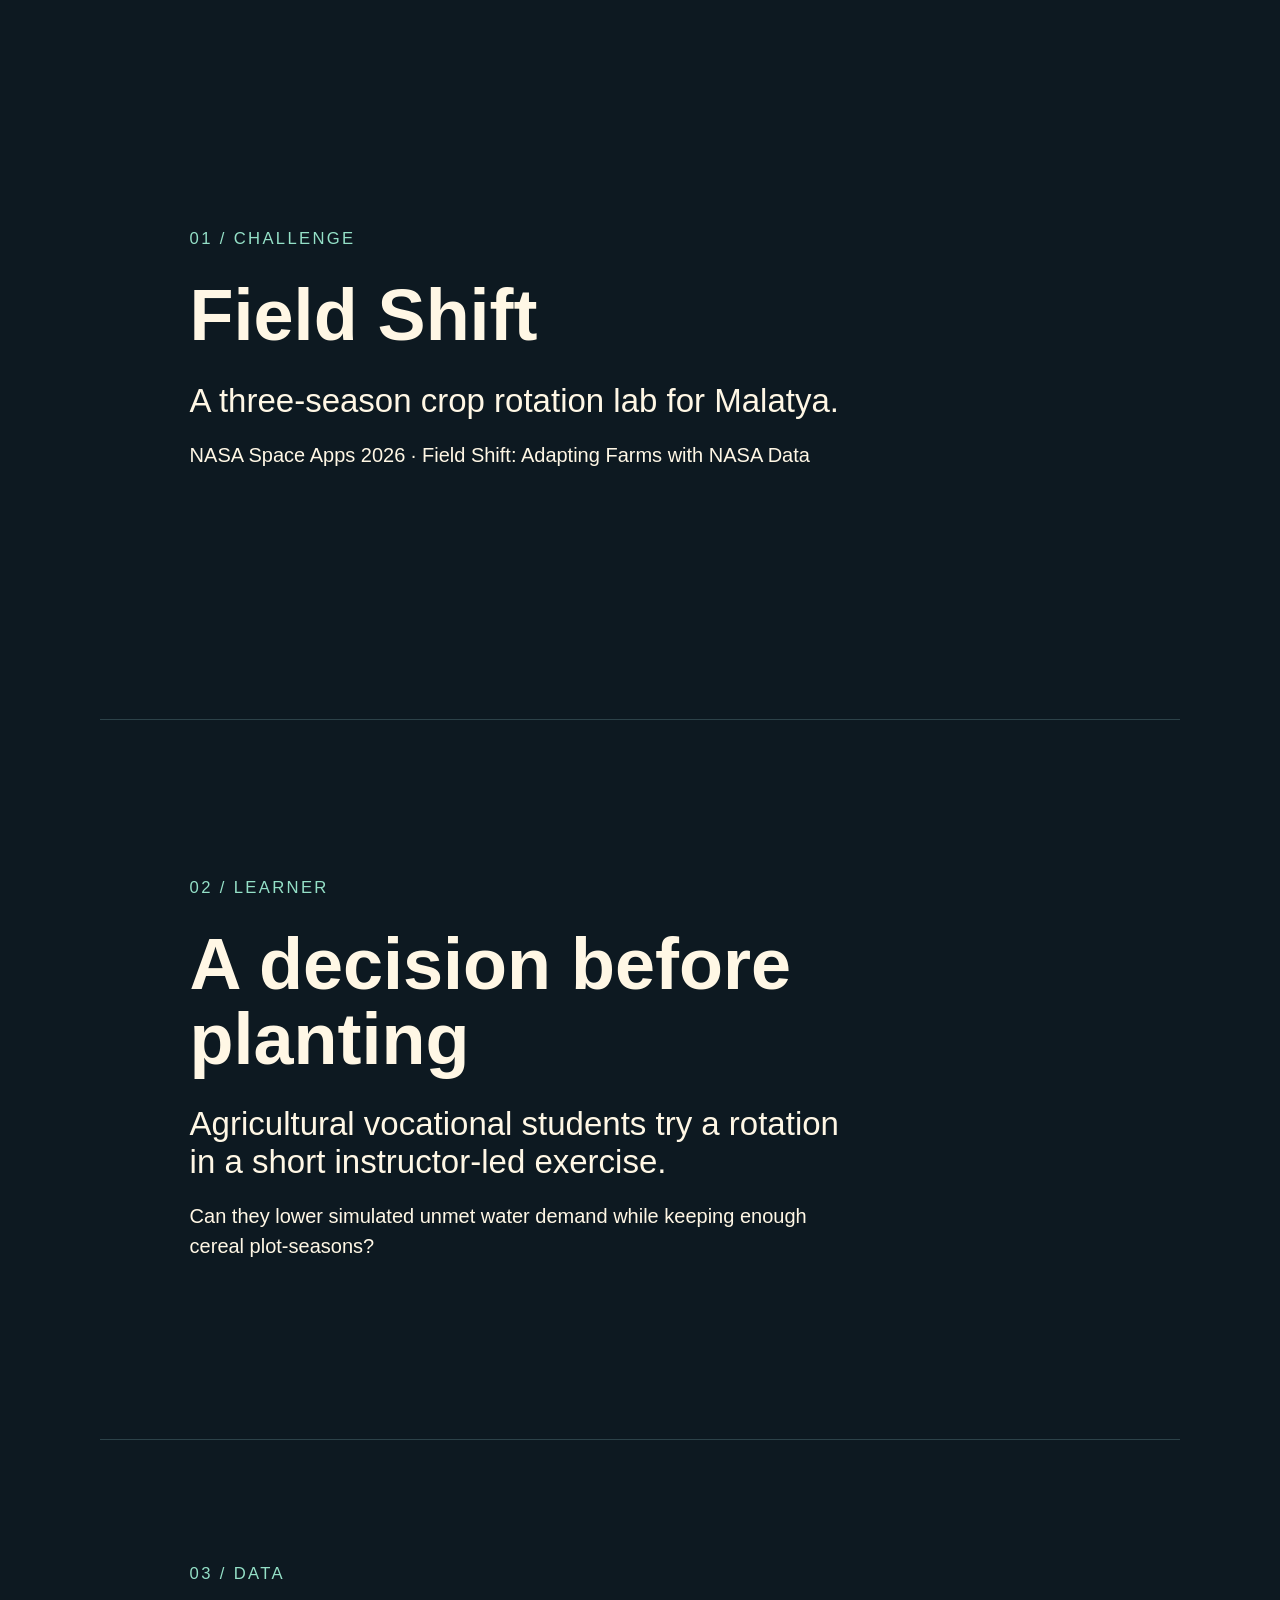
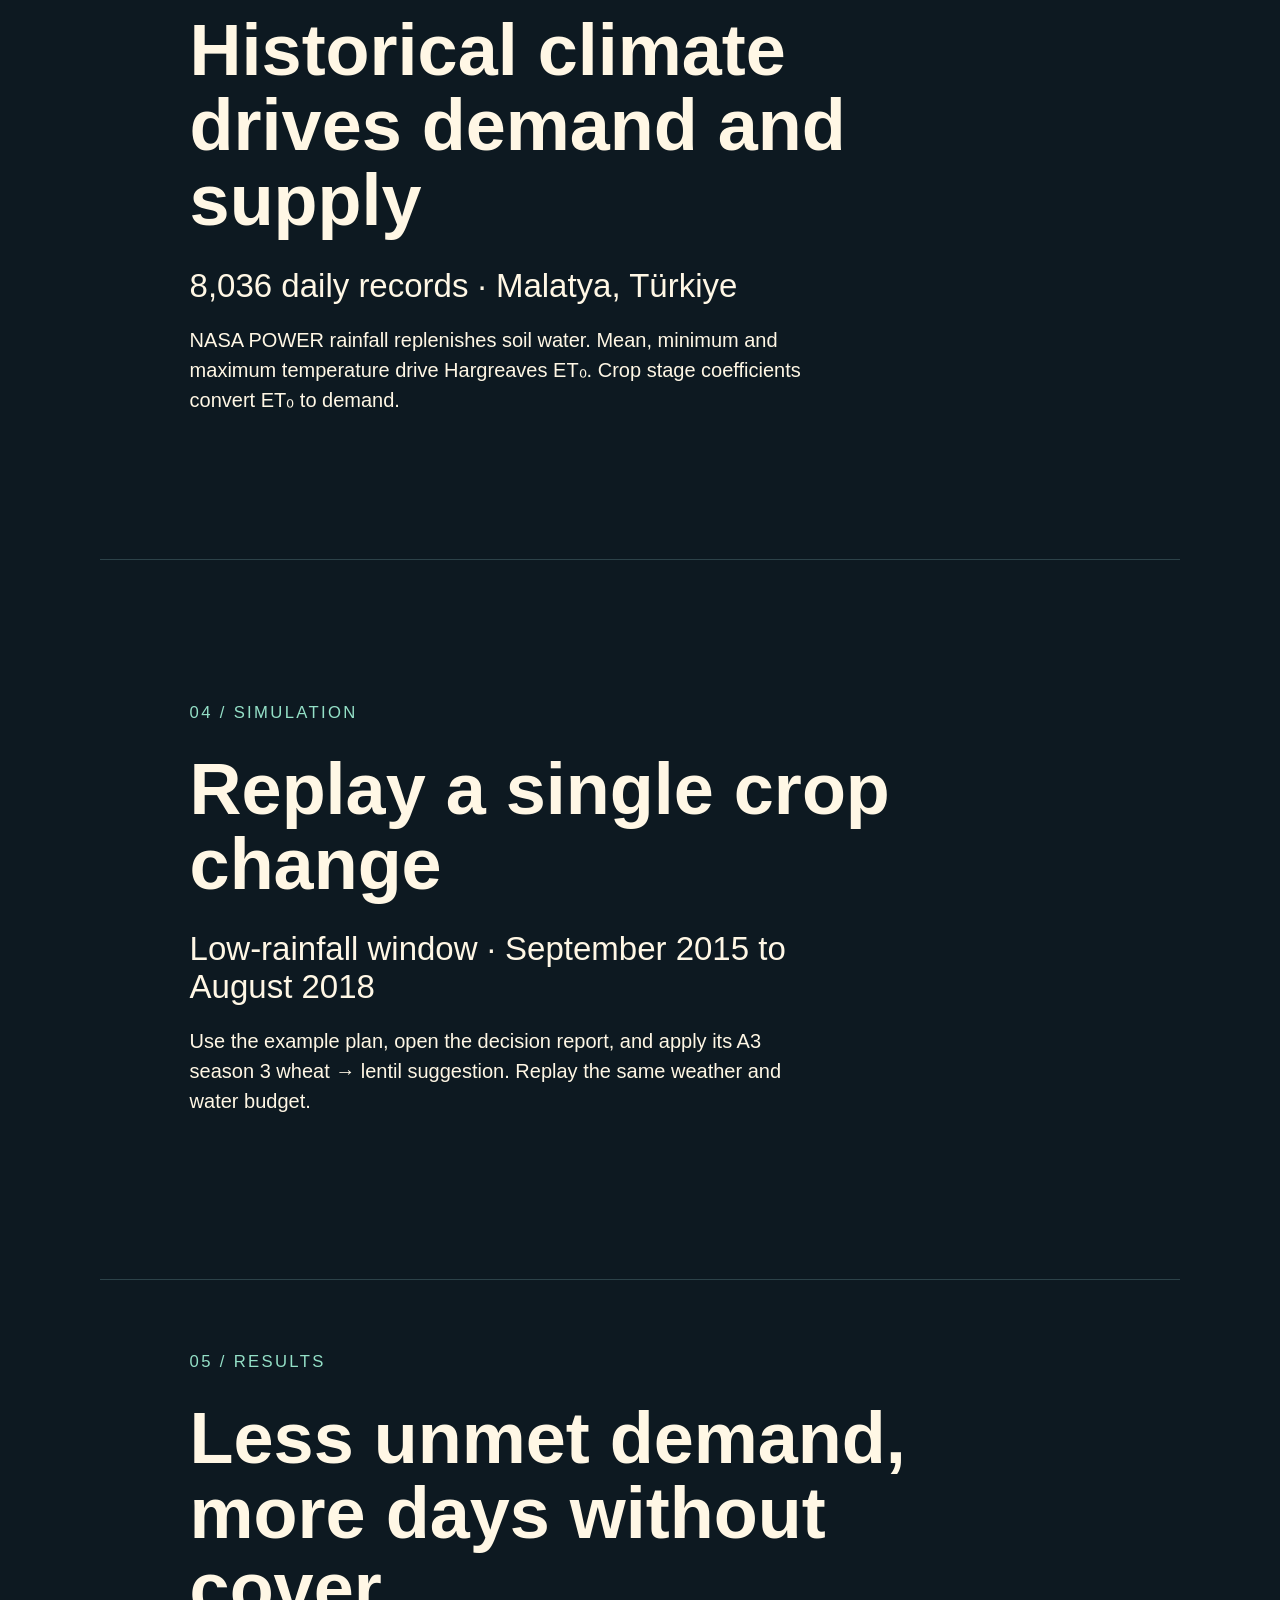
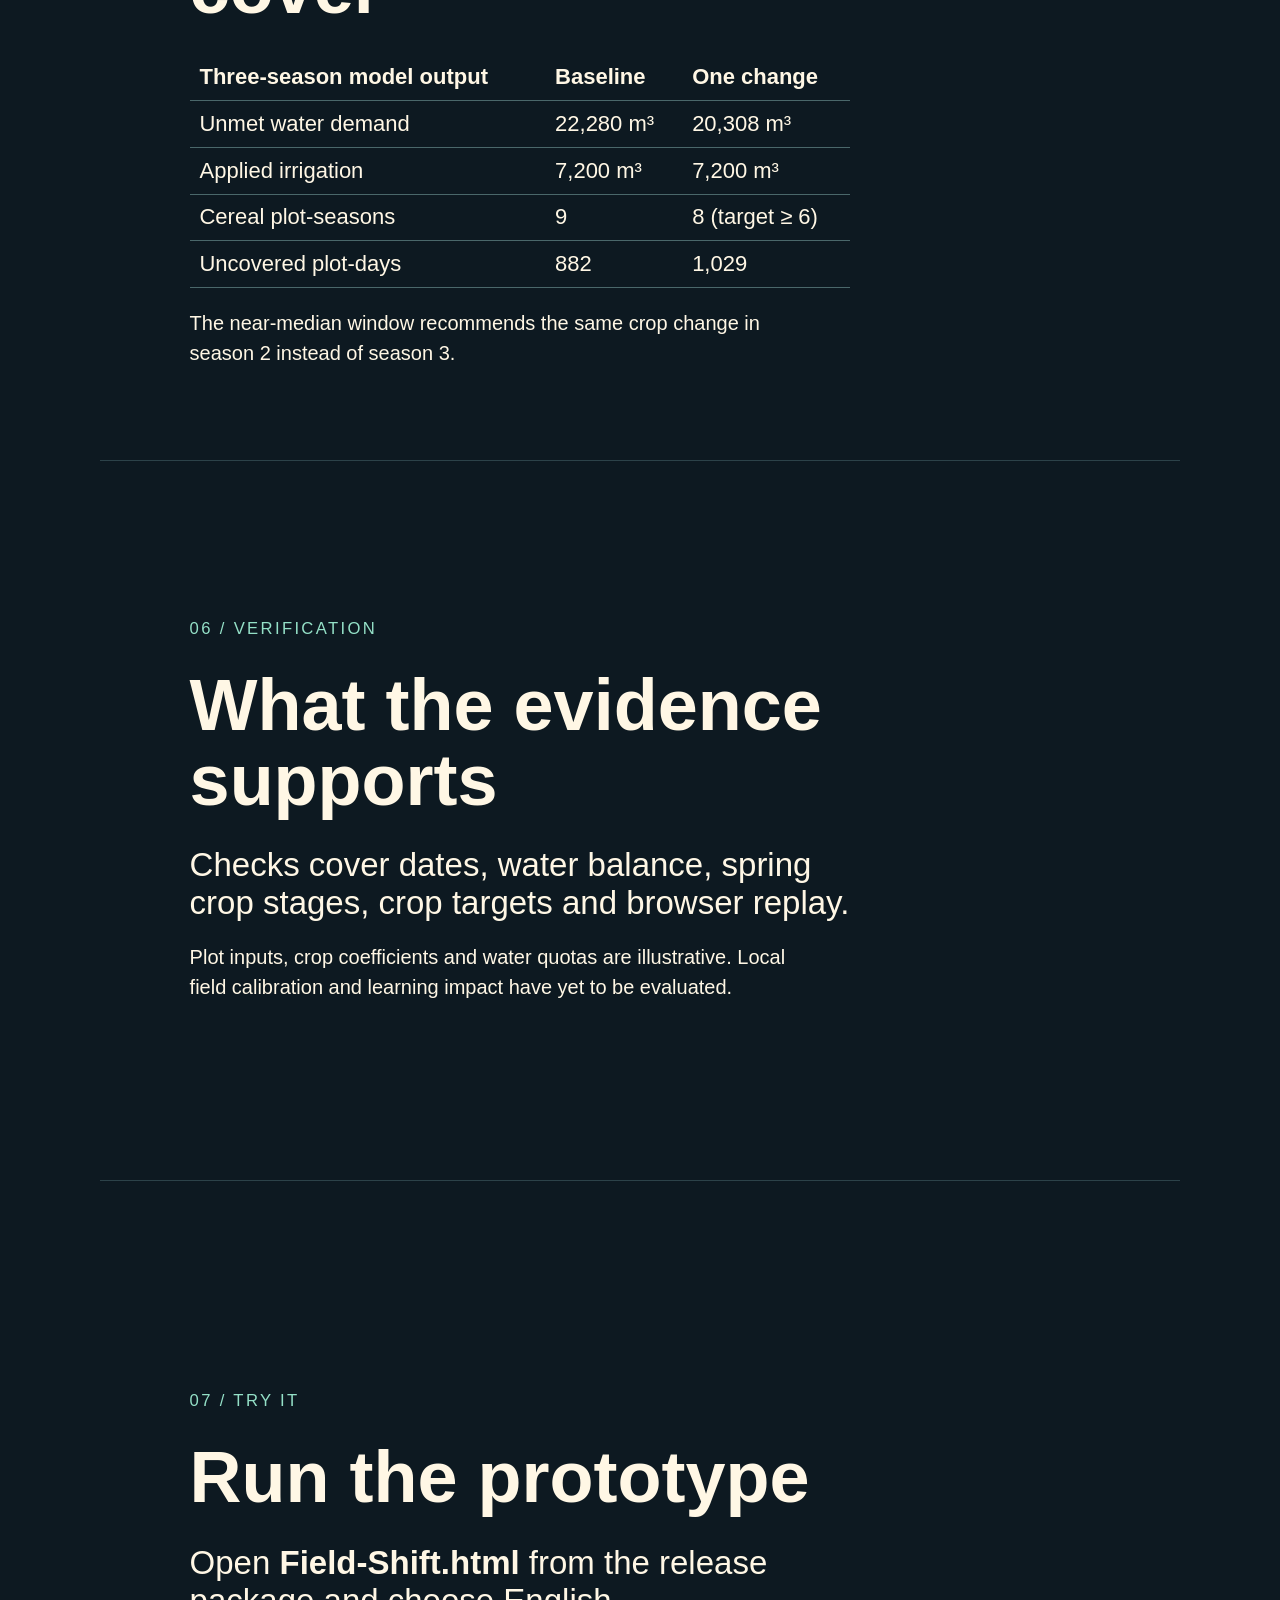
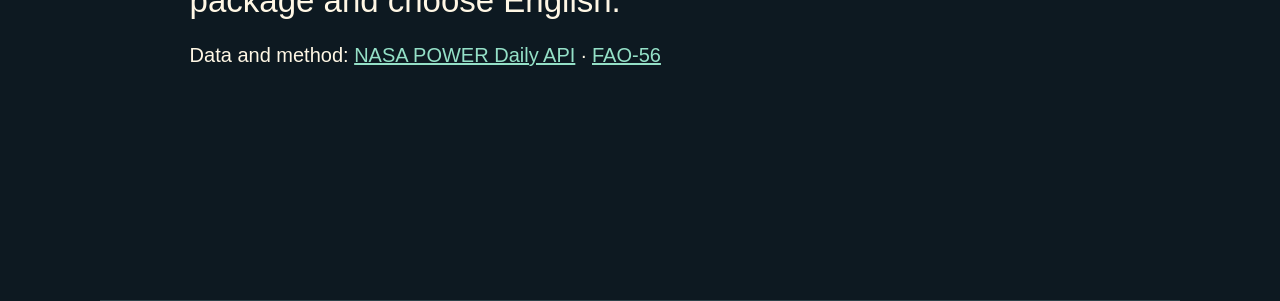
<file: Judging-Demo.html>
<!doctype html><html lang="en"><meta charset="utf-8"><meta name="viewport" content="width=device-width,initial-scale=1"><title>Field Shift | Judging demo</title><style>*{box-sizing:border-box}body{margin:0;background:#0d1921;color:#fff7e5;font:20px "Segoe UI",sans-serif}main{max-width:1080px;margin:auto}section{min-height:80vh;padding:8vh 7vw;display:flex;justify-content:center;flex-direction:column;break-after:page;border-bottom:1px solid #2c4249}section:last-child{break-after:auto}small{color:#94e0c7;letter-spacing:.14em}h1{font-size:clamp(36px,7vw,72px);line-height:1.04;margin:.4em 0;max-width:19ch}.lead{font-size:clamp(22px,3vw,33px);max-width:36ch;margin:0}p{max-width:56ch;line-height:1.5}a{color:#94e0c7}table{border-collapse:collapse;font-size:clamp(14px,2vw,22px);width:100%}th,td{text-align:left;padding:.45em;border-bottom:1px solid #4a676a}@page{size:landscape;margin:0}@media print{body{-webkit-print-color-adjust:exact;print-color-adjust:exact}main{max-width:none}section{min-height:100vh;padding:7vh 8vw}h1{font-size:48px}}</style><main><section><small>01 / CHALLENGE</small><h1>Field Shift</h1><div class="lead">A three-season crop rotation lab for Malatya.</div><p>NASA Space Apps 2026 · Field Shift: Adapting Farms with NASA Data</p></section><section><small>02 / LEARNER</small><h1>A decision before planting</h1><div class="lead">Agricultural vocational students try a rotation in a short instructor-led exercise.</div><p>Can they lower simulated unmet water demand while keeping enough cereal plot-seasons?</p></section><section><small>03 / DATA</small><h1>Historical climate drives demand and supply</h1><div class="lead">8,036 daily records · Malatya, Türkiye</div><p>NASA POWER rainfall replenishes soil water. Mean, minimum and maximum temperature drive Hargreaves ET₀. Crop stage coefficients convert ET₀ to demand.</p></section><section><small>04 / SIMULATION</small><h1>Replay a single crop change</h1><div class="lead">Low-rainfall window · September 2015 to August 2018</div><p>Use the example plan, open the decision report, and apply its A3 season 3 wheat → lentil suggestion. Replay the same weather and water budget.</p></section><section><small>05 / RESULTS</small><h1>Less unmet demand, more days without cover</h1><div class="lead"><table><tr><th>Three-season model output</th><th>Baseline</th><th>One change</th></tr><tr><td>Unmet water demand</td><td>22,280 m³</td><td>20,308 m³</td></tr><tr><td>Applied irrigation</td><td>7,200 m³</td><td>7,200 m³</td></tr><tr><td>Cereal plot-seasons</td><td>9</td><td>8 (target ≥ 6)</td></tr><tr><td>Uncovered plot-days</td><td>882</td><td>1,029</td></tr></table></div><p>The near-median window recommends the same crop change in season 2 instead of season 3.</p></section><section><small>06 / VERIFICATION</small><h1>What the evidence supports</h1><div class="lead">Checks cover dates, water balance, spring crop stages, crop targets and browser replay.</div><p>Plot inputs, crop coefficients and water quotas are illustrative. Local field calibration and learning impact have yet to be evaluated.</p></section><section><small>07 / TRY IT</small><h1>Run the prototype</h1><div class="lead">Open <strong>Field-Shift.html</strong> from the release package and choose English.</div><p>Data and method: <a href='https://power.larc.nasa.gov/docs/services/api/temporal/daily/'>NASA POWER Daily API</a> · <a href='https://www.fao.org/4/x0490e/x0490e07.htm'>FAO-56</a></p></section></main></html>
</file>
<file: style.css>
*{box-sizing:border-box}
:root{color-scheme:dark;--ink:#f5f1df;--muted:#a9bcc0;--ink-deep:#152632;--base:#0a1422;--card:#102231;--line:#284251;--gold:#f8df8d;--mint:#81d7bd;--assure:#f5a889;--font:Inter,"Segoe UI",system-ui,sans-serif;--display:"Trebuchet MS",var(--font);--mono:"Cascadia Mono",Consolas,monospace}
body{margin:0;background:radial-gradient(ellipse at 76% 3%,#153141 0,transparent 42%),var(--base);color:var(--ink);font:16px/1.5 var(--font)}
header,footer{display:flex;justify-content:space-between;align-items:center;flex-wrap:wrap;gap:12px;padding:14px max(18px,calc((100% - 1250px)/2));border-bottom:1px solid var(--line);background:#0b1a27e8}footer{border-top:1px solid var(--line);border-bottom:0;font:12px var(--mono);letter-spacing:.16em;color:var(--muted)}
.brand{display:flex;align-items:center;gap:9px;font:800 15px var(--display);letter-spacing:.2em}.brand svg{color:var(--mint);margin:0}
main{width:min(1250px,calc(100% - 36px));margin:30px auto 54px;min-height:72vh}
h1,h2,h3,p{margin-top:0}h1,h2,h3{font-family:var(--display);line-height:1.05}h1{font-size:clamp(4.25rem,10vw,9.5rem);letter-spacing:-.10em;margin-bottom:18px}h1 i{color:var(--gold);font-style:normal;display:block}h2{font-size:clamp(2.3rem,6vw,4.55rem);letter-spacing:-.07em;margin-bottom:8px}h3{font-size:clamp(1.45rem,3vw,2.3rem);letter-spacing:-.05em;margin-bottom:11px}p{max-width:75ch}a{color:var(--mint)}small{color:var(--muted)}
button,select,.button{font:650 .91rem var(--font);min-height:44px;padding:8px 14px;border:1px solid var(--line);border-radius:9px;color:var(--ink);background:#122634;cursor:pointer;transition:background .18s,color .18s,transform .18s,border-color .18s}button:hover:not(:disabled),.button:hover{background:#1d3a49;border-color:#5a8d90}button:active:not(:disabled){transform:translateY(1px)}button:disabled{opacity:.56;cursor:default}button[aria-pressed=true]{background:#213d42;border-color:var(--mint);color:#b4f2dc}.primary,.primary:hover:not(:disabled){background:var(--gold);color:var(--ink-deep);border-color:var(--gold);font-weight:800}.primary:hover:not(:disabled){box-shadow:0 0 20px #f8df8d35}.button{display:inline-flex;align-items:center}.button input{width:1px;opacity:0;position:absolute}:focus-visible,.button:focus-within{outline:3px solid var(--mint);outline-offset:3px}
.actions,nav{display:flex;gap:8px;align-items:center;flex-wrap:wrap}.eyebrow{font:700 .72rem/1.4 var(--mono);letter-spacing:.14em;text-transform:uppercase;color:var(--mint);margin-bottom:10px}
.hero{isolation:isolate;position:relative;display:grid;grid-template-columns:minmax(270px,34%) 1fr;align-items:center;min-height:min(700px,73vh);gap:0}.hero-copy{z-index:2;padding:0 0 0 clamp(3px,2vw,32px)}.hero-lead{font-size:clamp(1.12rem,2vw,1.5rem);color:#d3dfe1;max-width:25ch;margin-bottom:24px}.hero-art{position:relative;align-self:stretch;min-width:0;display:flex;align-items:center;overflow:hidden;border-radius:24px;border:1px solid var(--line);margin-left:-11%;background:#102132}.hero-art .farm-world{height:100%;max-height:none;min-height:370px;object-fit:cover;animation:arrive 1.2s both;transform-origin:60% 52%}.hero-art::after{position:absolute;inset:0;content:"";pointer-events:none;background:linear-gradient(90deg,#0d1c2b 0,transparent 28%);z-index:1}.hero-links{display:flex;gap:14px;align-items:center;margin:18px 0 0;font:12px var(--mono)}.hero-links .button{background:transparent;font-size:12px}.orbit-label{position:absolute;z-index:2;right:18px;bottom:18px;background:#0b1d2bef;border:1px solid #64a39d6b;color:var(--mint);padding:10px 14px;border-radius:6px;display:grid;font:12px/1.6 var(--mono);letter-spacing:.08em}.orbit-label span{color:#d1dfdf}
.screen-heading{display:flex;justify-content:space-between;gap:12px;align-items:end;flex-wrap:wrap;margin-bottom:14px}.badge{display:inline-block;background:#3a3128;color:#ffdfa6;border:1px solid #705537;padding:7px 10px;border-radius:7px;font-size:.78rem;font-weight:650;margin:5px 0}
.cockpit{display:grid;grid-template-columns:minmax(0,1fr) minmax(260px,310px);gap:14px;align-items:stretch;animation:arrive .4s both}.world-shell,.flight-panel,.card{background:var(--card);border:1px solid var(--line);border-radius:14px;min-width:0}.world-shell{overflow:hidden}.world-top,.world-bottom{display:flex;justify-content:space-between;align-items:center;gap:8px;padding:10px 14px;background:#0f202e;min-height:58px}.world-top small,.world-bottom small{display:block;font:.68rem var(--mono)}.world-top b{display:block}.reservoir{min-width:110px;text-align:right;font:.73rem var(--mono);color:var(--muted)}.reservoir b{color:#abdff1;font-size:.9rem}.reservoir .bar{margin:4px 0 0;height:5px}.world-viewport{position:relative;background:#0a172a;aspect-ratio:1080/585;overflow:hidden;cursor:grab;touch-action:none;user-select:none}.world-viewport.dragging,.world-viewport.dragging *{cursor:grabbing!important}.world-viewport:focus-visible{outline-offset:-4px}.farm-world{display:block;width:100%;height:100%;overflow:hidden}.world-plot{cursor:pointer}.plot-outline{transition:stroke .18s,stroke-width .18s}.world-plot:hover .plot-outline{stroke:#fff0ab;stroke-width:5}.plot-tag{pointer-events:none}.plot-tabs,.farm-tabs,.camera-controls{display:flex;align-items:center;gap:6px;flex-wrap:wrap}.camera-controls{flex-wrap:nowrap}.camera-controls span{font:.75rem var(--mono);min-width:4ch;text-align:center;color:var(--muted)}.plot-tabs button,.farm-tabs button,.camera-controls button{padding:6px 9px}.camera-controls button{min-width:44px;font:700 1.1rem var(--mono)}.plot-tabs button{text-align:left}.plot-tabs small{margin-top:2px}
.flight-panel{padding:18px;display:flex;flex-direction:column;justify-content:center;min-height:100%}.flight-panel .primary{margin-top:auto;width:100%;min-height:48px}.field-caption{color:var(--muted);font-size:.89rem}.crop-deck{display:grid;grid-template-columns:1fr 1fr;gap:7px;margin-bottom:12px}.crop-card{display:grid;text-align:left;gap:2px;position:relative;overflow:hidden;min-height:79px;padding:11px 9px 8px}.crop-card small{font-size:.67rem}.crop-icon{width:34px;height:24px;display:flex;gap:4px;align-items:end;transform:rotate(-13deg);color:#ebc65d;margin-left:4px}.crop-icon i{height:88%;width:6px;background:currentColor;border-radius:10px 10px 2px 2px;position:relative}.crop-icon i:nth-child(2){height:100%}.crop-icon i:nth-child(3){height:65%}.crop-icon i::before{position:absolute;bottom:3px;left:-4px;content:"";width:8px;height:5px;border-radius:5px 0;background:currentColor;transform:rotate(35deg)}.barley .crop-icon{color:#e5a579}.chickpea .crop-icon{color:#a9d98e;transform:rotate(-23deg)}.lentil .crop-icon{color:#90dec2}.chickpea .crop-icon i,.lentil .crop-icon i{border-radius:55%}.crop-notes,#risks{font-size:.78rem;margin-bottom:8px;color:#ddd7b7}.crop-notes small{font-size:.7rem}#risks{color:var(--assure)}.mission-links{margin:12px 0}.month-track{display:grid;grid-template-columns:repeat(12,1fr);gap:3px;margin:4px 0 18px}.month-track i{height:5px;background:#254252;border-radius:9px}.month-track .revealed{background:#6dabc4}.month-track .current{background:var(--gold)}.weather-readings{display:grid;grid-template-columns:1fr 1fr;gap:10px;margin-bottom:12px}.weather-readings div,.field-reading{border:1px solid var(--line);border-radius:8px;background:#0d1d29;padding:9px}.weather-readings b{display:block;font:700 1.25rem var(--mono);color:#b3e6f4}.weather-readings em{font:normal .7rem var(--mono)}.field-reading small{display:block}.field-reading p{margin:7px 0 0;font-size:.83rem}.field-alert{color:var(--assure)}
.bar{background:#244251;height:8px;border-radius:8px;overflow:hidden;margin:7px 0}.bar i{display:block;height:100%;background:linear-gradient(90deg,#38aebd,#a4e4dd);transition:width .45s}.rain-lines{pointer-events:none;opacity:.55}.rain-lines path{animation:rain 1s linear infinite}.sprout{transform-box:fill-box;transform-origin:bottom center;animation:sway 2.9s ease-in-out alternate infinite}.world-plot:nth-child(even) .sprout{animation-duration:3.65s}.water-ring{animation:ripple 2.1s ease-in-out alternate infinite;transform-origin:center;transform-box:fill-box}
@keyframes rain{from{transform:translate(7px,-20px);opacity:.15}to{transform:translate(-8px,31px);opacity:1}}@keyframes sway{to{transform:skewX(9deg)}}@keyframes ripple{to{opacity:.25;transform:scaleX(1.12)}}@keyframes arrive{from{opacity:.72;transform:scale(1.015)}to{opacity:1;transform:scale(1)}}
.card{padding:16px;margin:12px 0}.grid{display:grid;grid-template-columns:repeat(auto-fit,minmax(min(100%,210px),1fr));gap:10px}.grid .card{margin:0}.planner{display:grid;grid-template-columns:minmax(75px,1fr) repeat(3,minmax(0,1fr));gap:6px;align-items:center}.planner select{width:100%;padding-inline:4px}.crop{display:block;height:9px;border-radius:5px;background:#8c6248}.grass{background:#c4a75e}.legume{background:#79b487}.metric{font:800 2rem var(--mono);color:var(--gold);display:block}.chart{display:flex;align-items:end;gap:5px;height:80px}.chart i{background:#51b6c5;width:8%;min-height:2px}.scroll{overflow:auto}table{border-collapse:collapse;width:100%}th,td{text-align:left;border-bottom:1px solid var(--line);padding:8px;vertical-align:top}fieldset label{display:block;padding:9px}pre{white-space:pre-wrap;overflow-wrap:anywhere}summary{cursor:pointer;font-weight:bold}.comparison-world{margin:15px 0}.comparison-world .world-shell{max-width:890px}.comparison-world .world-viewport{aspect-ratio:1080/485}.map-actions{margin:10px 0}.map-metrics{margin:9px 0;color:var(--muted)}
@media(max-width:850px){.cockpit{grid-template-columns:minmax(0,1fr) minmax(215px,255px)}.world-top,.world-bottom,.flight-panel{padding:9px}.world-viewport{aspect-ratio:1080/690}.hero-art{margin-left:-17%}}
@media(max-width:680px){main{width:calc(100% - 24px);margin-top:20px}.hero,.cockpit{grid-template-columns:1fr}.hero{gap:12px;min-height:0}.hero-art{margin-left:0}.hero-art::after{display:none}.hero-art .farm-world{min-height:0}.hero h1 i{display:inline}.hero h1{font-size:clamp(3.4rem,15vw,6rem)}.hero-lead{margin-bottom:13px}.world-viewport{aspect-ratio:1080/660}.world-top,.world-bottom{flex-wrap:wrap}.world-top{min-height:49px}.plot-tabs button,.camera-controls button{padding:5px 7px}.viewport{touch-action:none}.flight-panel{padding:12px}.crop-deck{grid-template-columns:repeat(4,minmax(0,1fr))}.crop-card{padding:6px;font-size:.77rem}.crop-card small{font-size:.60rem}.crop-icon{width:23px}.planner select{font-size:.74rem}.card{padding:10px}}
@media(prefers-reduced-motion:reduce){*,*::before,*::after{animation-duration:.01ms!important;transition-duration:.01ms!important}}
@media print{header,footer,button,.button,.camera-controls{display:none}body{background:white;color:black}main{width:100%}.world-shell,.card{break-inside:avoid}.card{background:white;color:black}.map-metrics,small{color:#303030}}

.survey-pulse{transform-origin:644px 187px;animation:survey 2s ease-out infinite}@keyframes survey{from{transform:scale(.5);opacity:1}to{transform:scale(1.8);opacity:0}}

.coaching{margin:24px 0}.coach-title{font-size:clamp(1.8rem,4vw,3rem)}.coach-years{margin:15px 0}.diagnosis{border-left:4px solid var(--assure);display:grid;grid-template-columns:minmax(160px,1fr) 2fr;gap:12px}.diagnosis p{margin-bottom:5px}.gap-bars{display:grid;grid-template-columns:repeat(12,minmax(0,1fr));gap:6px;margin:20px 0 12px;padding-bottom:4px}.gap-bin{position:relative;min-width:0;display:flex;align-items:center;justify-content:flex-end;flex-direction:column;gap:4px;height:132px;font:11px var(--mono);color:var(--muted)}.gap-bin i{width:min(100%,48px);height:calc(var(--h)*.70);border-radius:4px 4px 0 0;background:linear-gradient(#eea185,#9b564b)}.gap-bin span{border-top:1px solid var(--line);width:100%;text-align:center;padding-top:5px}.option-card{display:grid;gap:5px;align-content:start}.option-card strong{color:var(--mint);font:800 1.38rem var(--mono)}.option-card button{margin-top:6px}.climate-proof ul{padding-left:22px}.climate-proof li{margin:4px 0}@media(max-width:520px){.diagnosis{grid-template-columns:1fr}.gap-bars{gap:3px}.gap-bin small{display:none}}

.deficit-grid{width:100%;min-width:710px;font-size:.78rem;font-variant-numeric:tabular-nums;border-spacing:.24rem;border-collapse:separate;margin:0}
.deficit-grid caption{text-align:left;color:#a9bcc0;padding-bottom:.65rem}.deficit-grid th,.deficit-grid td{padding:.36rem .24rem;text-align:center;white-space:nowrap;border:0}
.deficit-grid th:first-child{position:sticky;left:0;background:#102231;z-index:1}.gap-level-0{background:#243543;color:#c7d4d9}.gap-level-1{background:#4e3e39;color:#fff}.gap-level-2{background:#754338;color:#fff}.gap-level-3{background:#a24f35;color:#fff}.gap-level-4{background:#efad81;color:#261a16}.gap-peak{outline:2px solid #ffd7a1;outline-offset:-2px}
.gap-key,.decision-key{display:flex;align-items:center;gap:.4rem;font-size:.72rem;color:#bacbcd;margin-top:.55rem}.gap-key i,.decision-key span::before{height:.75rem;width:.85rem;border-radius:2px;display:inline-block}.decision-key span::before{content:"";background:#8ba5ba;margin-right:.3rem}.decision-key span:last-child::before{background:#82d8bc}.decision-bars{display:grid;gap:.6rem}.decision-metric>div:first-child{display:flex;justify-content:space-between;gap:.45rem;font-size:.78rem}.decision-row{display:grid;grid-template-columns:minmax(25px,1fr) 6rem;align-items:center;gap:.4rem;min-height:1rem}.decision-row i{display:block;width:var(--bar);height:6px;border-radius:4px}.before-bar{background:#8ba5ba}.after-bar{background:#82d8bc}.decision-row small{text-align:right;font-variant-numeric:tabular-nums}.tradeoff-up{color:#ffc39d}.tradeoff-down{color:#82d8bc}

.goal-visual{display:grid;gap:.25rem}.goal-visual meter{display:block;width:100%;height:.65rem}.goal-visual meter::-webkit-meter-optimum-value{background:#82d8bc}

.strategy-graphs{grid-template-columns:repeat(2,minmax(0,1fr));margin:.65rem 0}.strategy-graph h3{font-size:1rem}.strategy-row{margin:.7rem 0}.strategy-row>div:first-child{display:flex;justify-content:space-between;gap:.5rem;font-size:.76rem}.strategy-row span{font-variant-numeric:tabular-nums;white-space:nowrap}.strategy-track{height:7px;background:#233742;border-radius:5px;margin-top:.2rem}.strategy-track i{display:block;height:100%;background:#83d9bb;border-radius:5px}.own-plan .strategy-track i{background:#ffd398}.strategy-table{min-width:680px;font-variant-numeric:tabular-nums}.strategy-table th:nth-child(2),.strategy-table td:nth-child(2){background:#ffd39816}.strategy-actions{margin-top:.75rem}@media(max-width:640px){.strategy-graphs{grid-template-columns:1fr}}

.plot-review-card h4{margin:.1rem 0}.plot-review-card dl{display:grid;grid-template-columns:minmax(0,1fr) auto;gap:.28rem .45rem;font-size:.76rem}.plot-review-card dd{margin:0;text-align:right;max-width:20ch}.plot-option{padding:.55rem 0;border-top:1px solid #324653;font-size:.8rem}.plot-option b{color:#82d8bc}

.cf-section{margin:1rem 0;background:#102231}.cf-group{margin-top:1.2rem}.cf-group>h4,.cf-card h4{margin:.25rem 0 .55rem}.cf-card{min-width:0}.cf-changes{display:grid;gap:.45rem;padding-bottom:.55rem}.cf-changes small,.cf-changes b{display:block}.cf-totals{border-top:1px solid #345060;padding-top:.55rem}.cf-metric{margin:.5rem 0}.cf-metric>div:first-child,.cf-values{display:flex;justify-content:space-between;gap:.35rem;font-size:.8rem}.cf-values{font-variant-numeric:tabular-nums}.cf-track{display:grid;gap:3px;margin:.25rem 0 .55rem}.cf-track i{height:5px;border-radius:3px;background:#8ba5ba}.cf-track i:last-child{background:#82d8bc}.cf-legend{display:flex;gap:1rem;font-size:.76rem}.cf-legend span::before{content:"";display:inline-block;width:.8rem;height:.55rem;background:#8ba5ba;margin-right:.3rem}.cf-legend span:last-child::before{background:#82d8bc}.is-gain{color:#82d8bc}.is-loss{color:#ffc39d}.cf-cards{grid-template-columns:repeat(3,minmax(0,1fr))}@media(max-width:790px){.cf-cards{grid-template-columns:1fr}}
</file>
